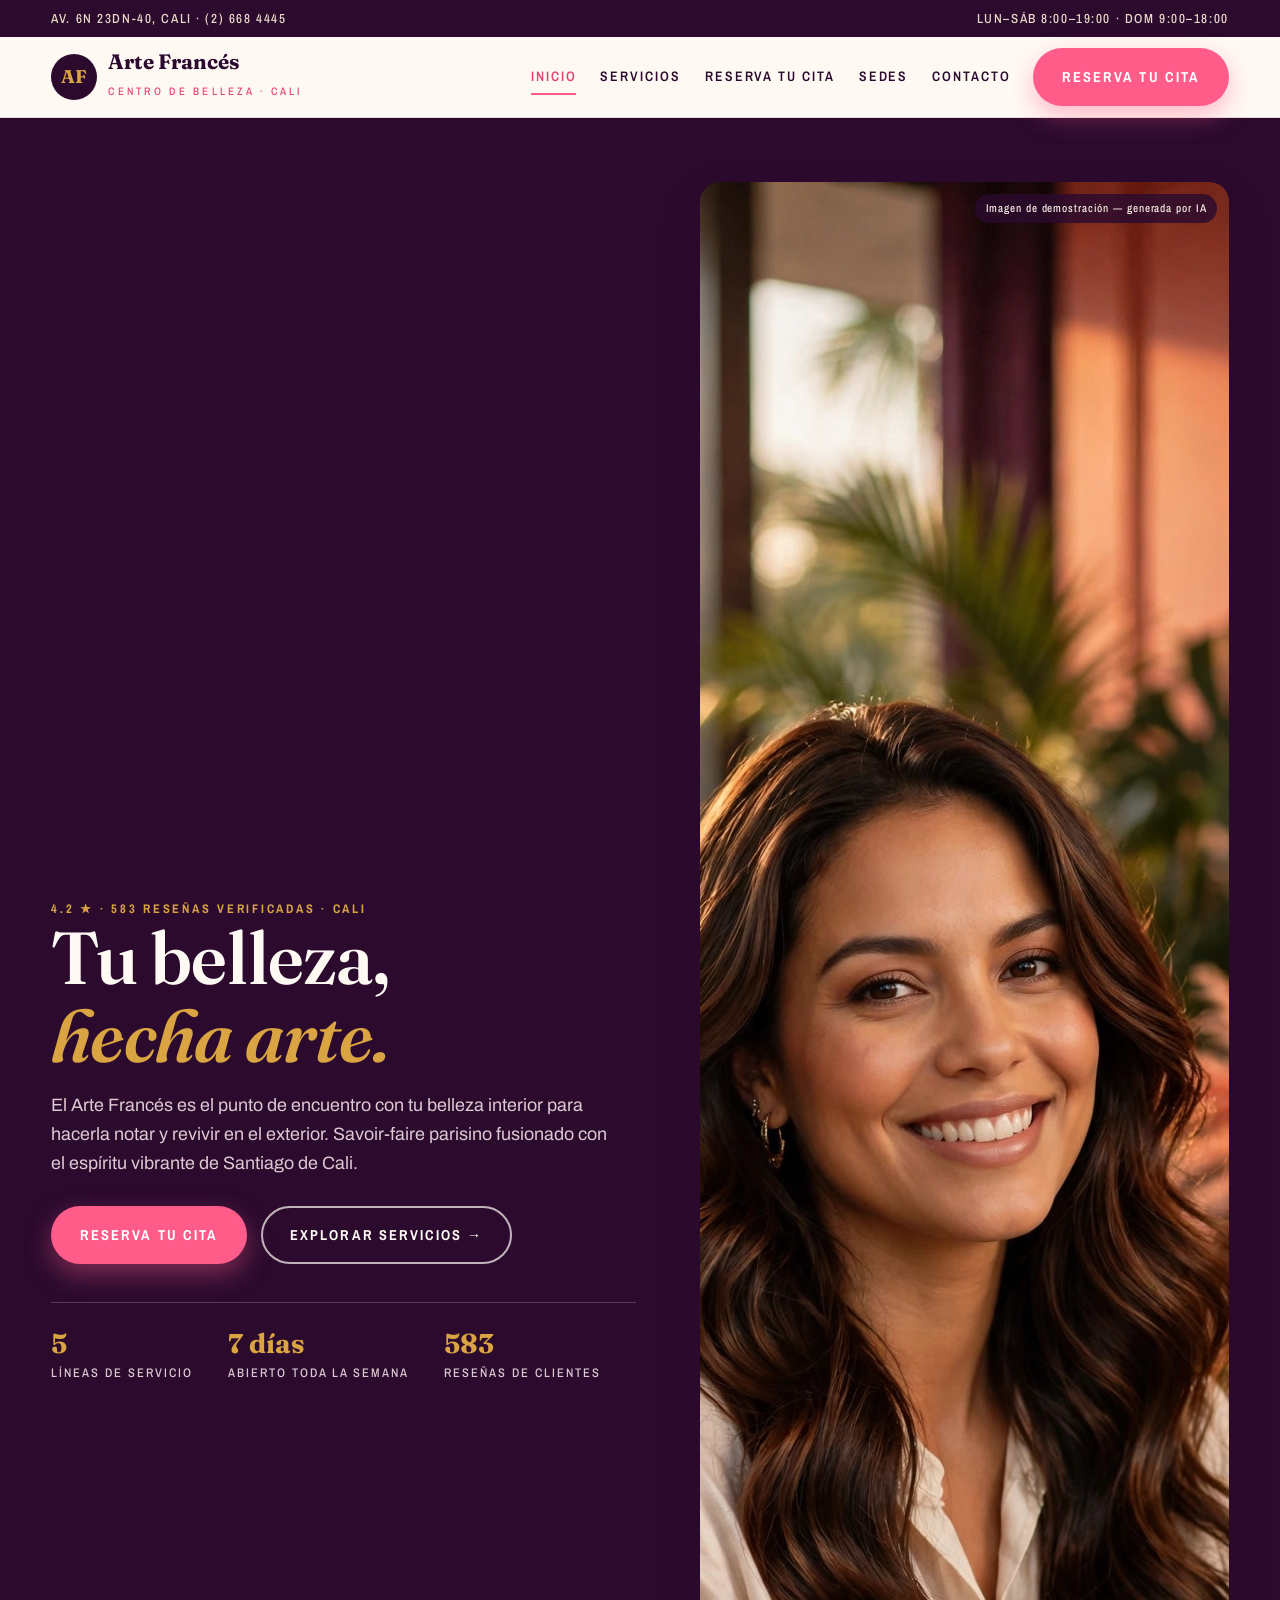
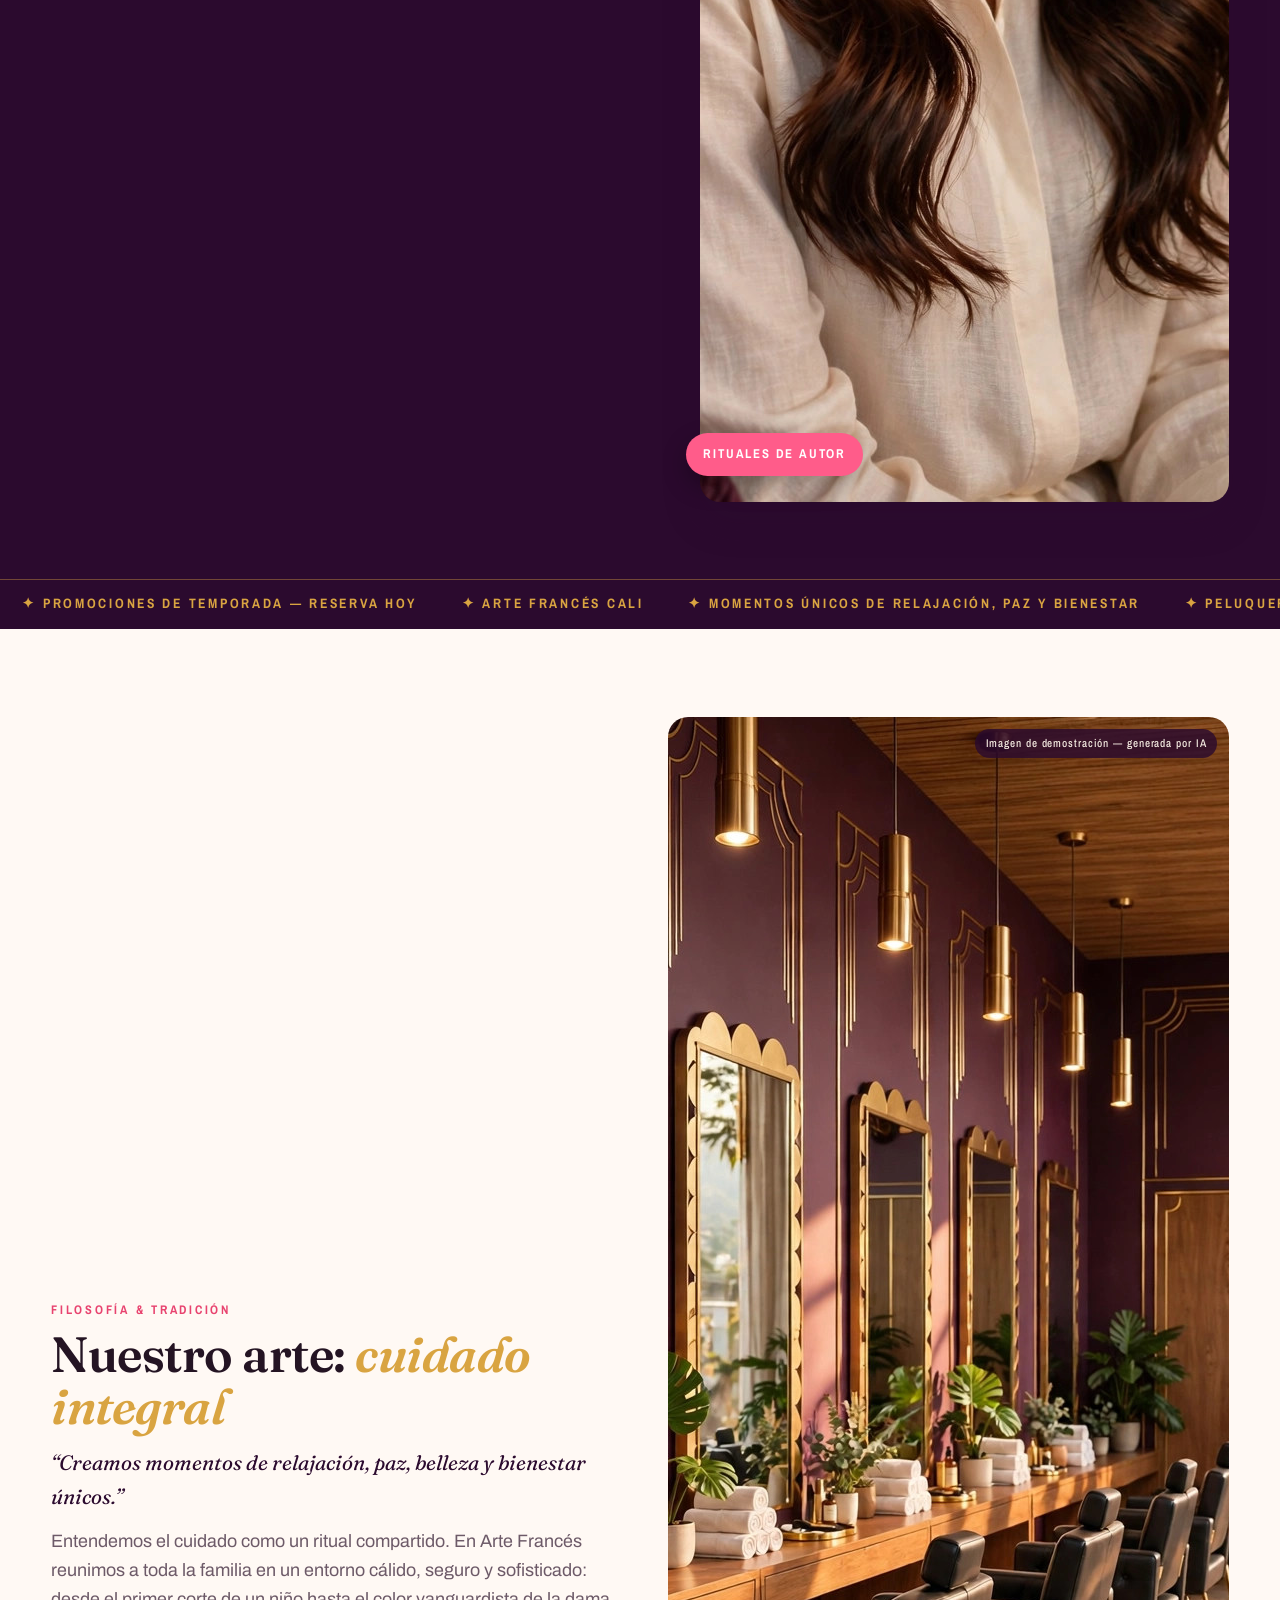
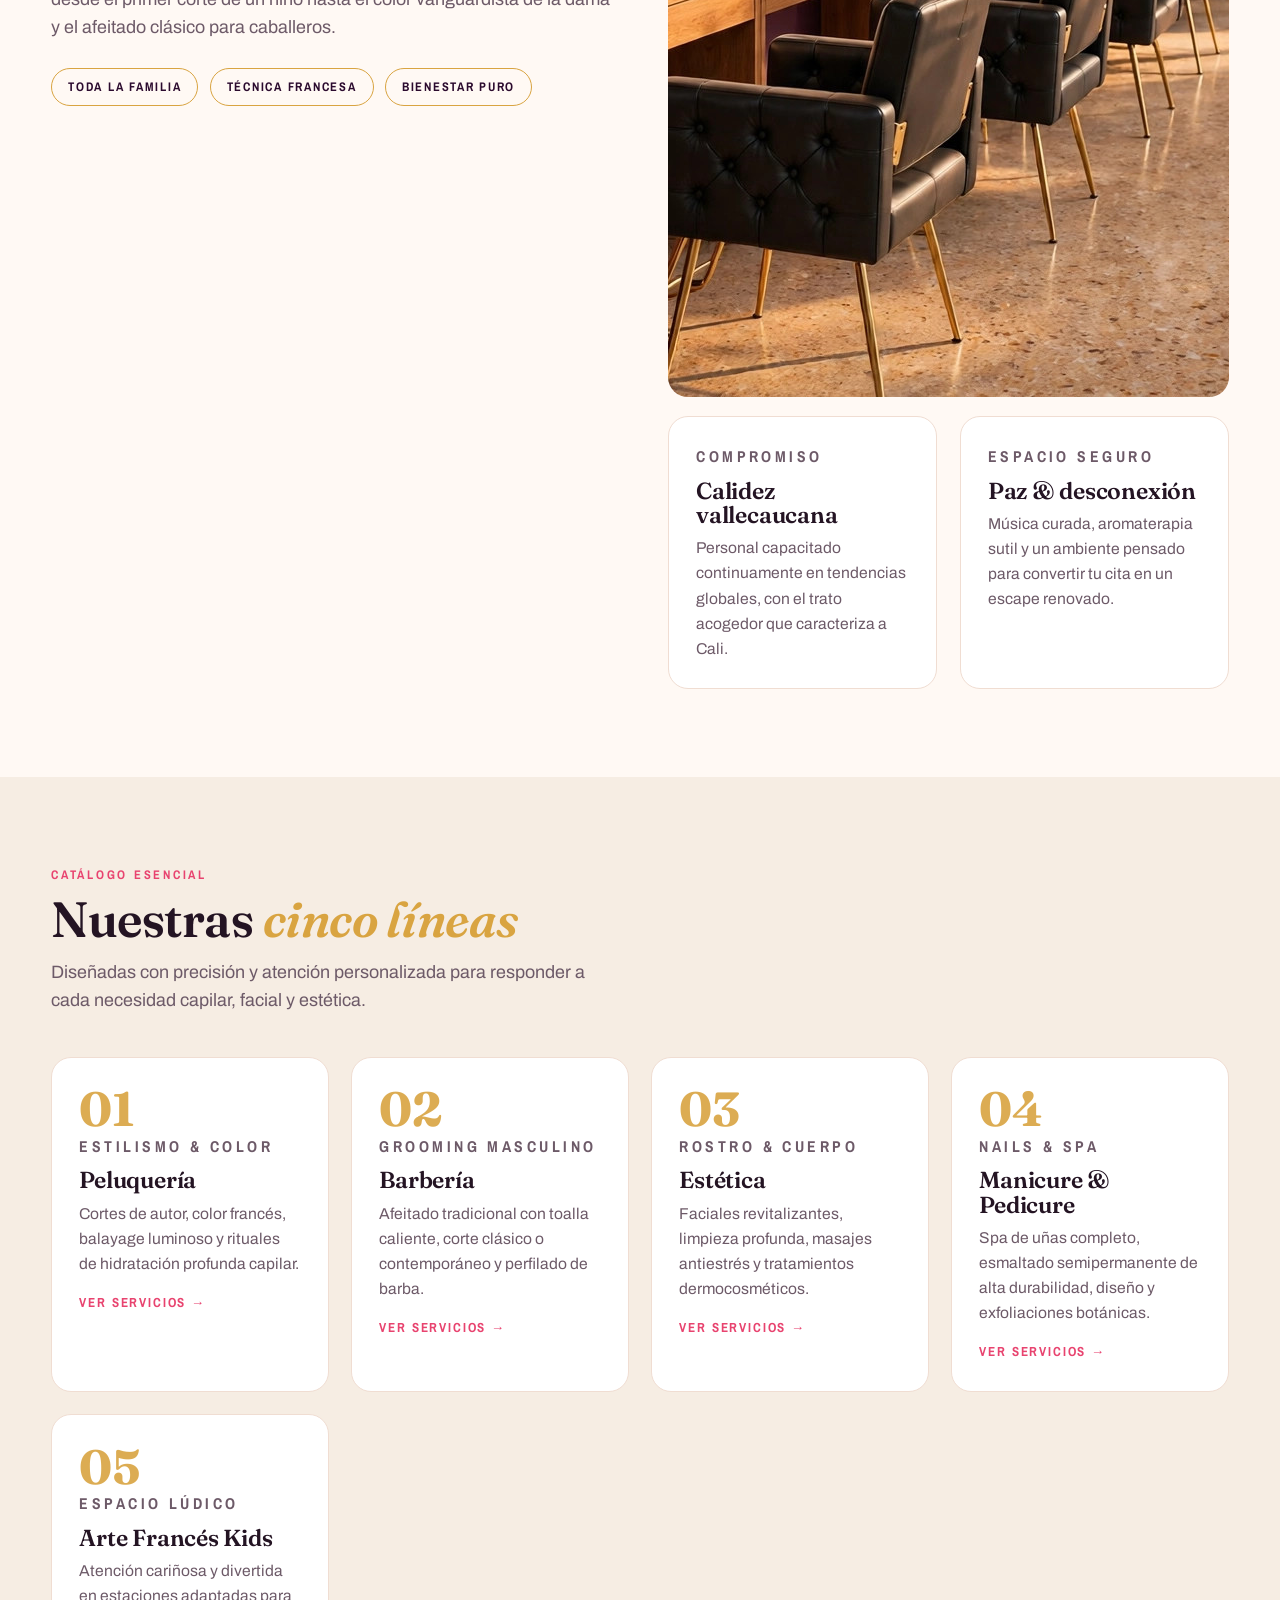
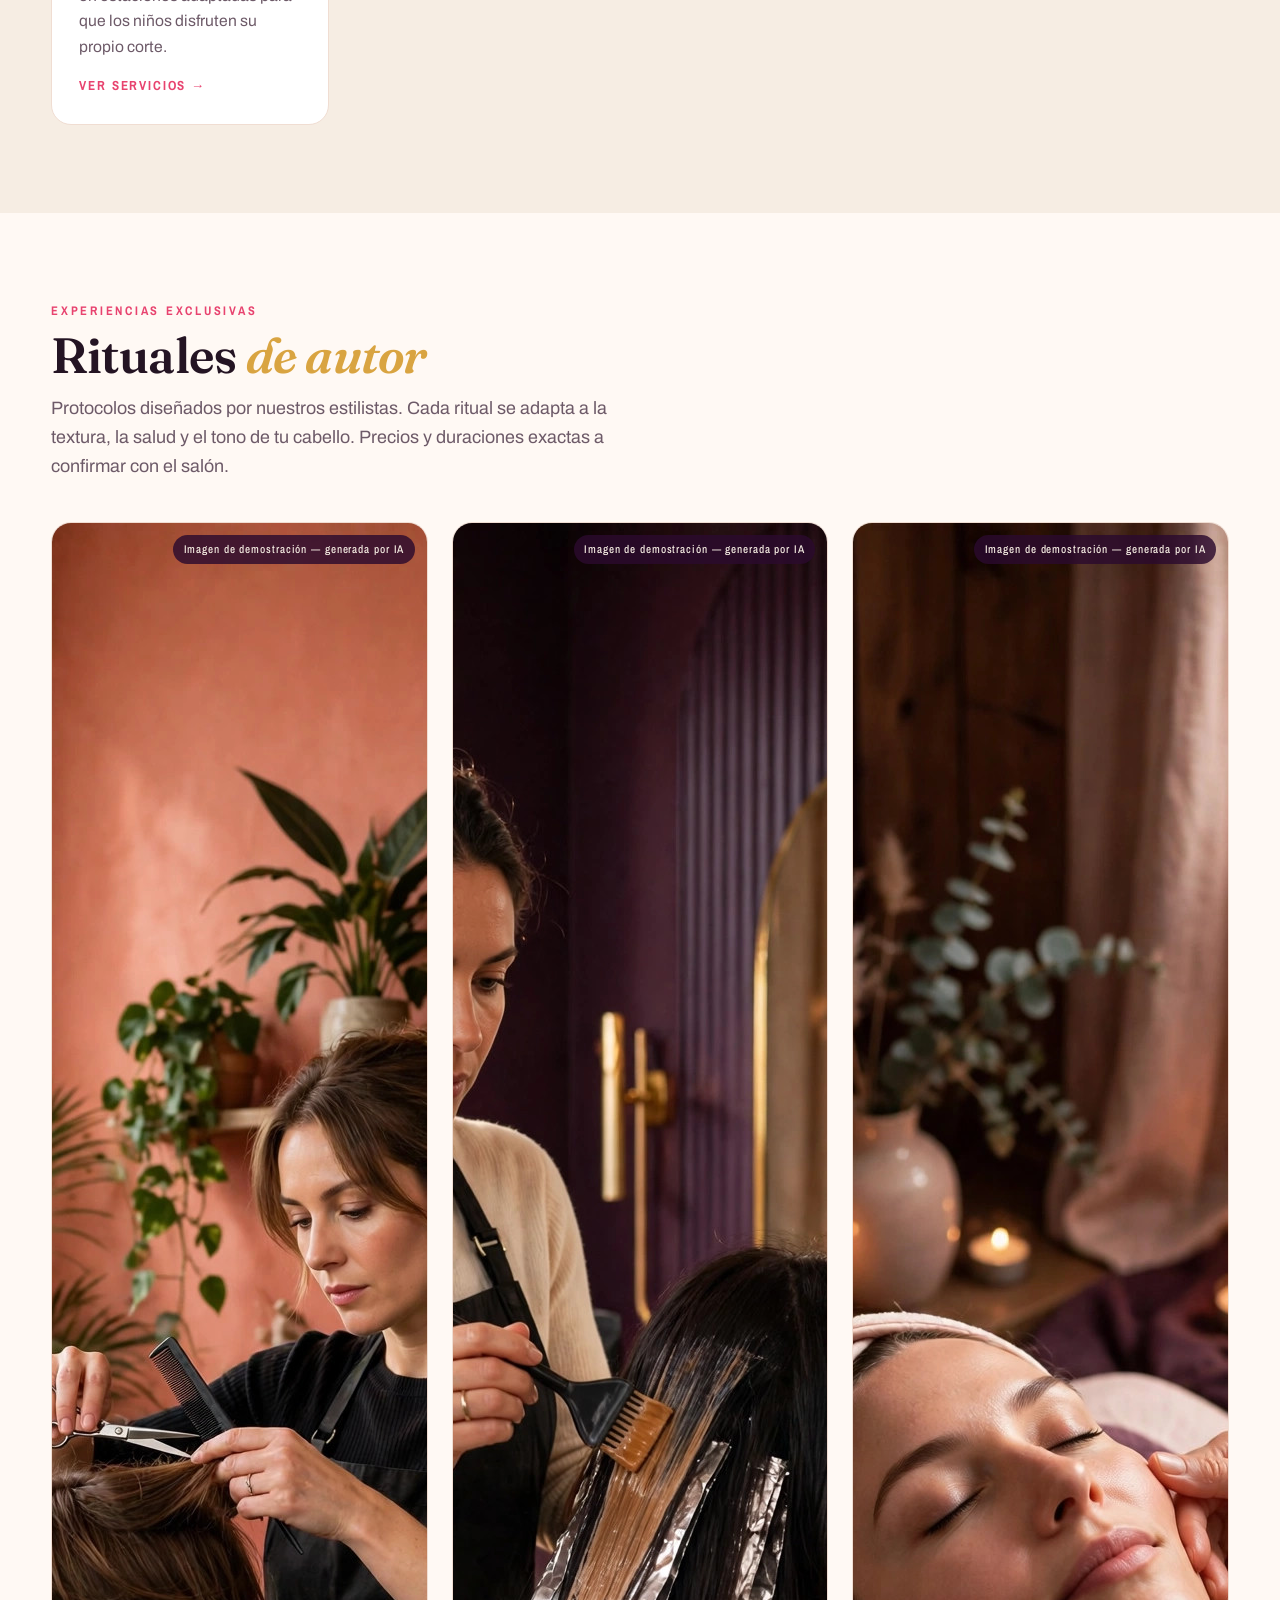
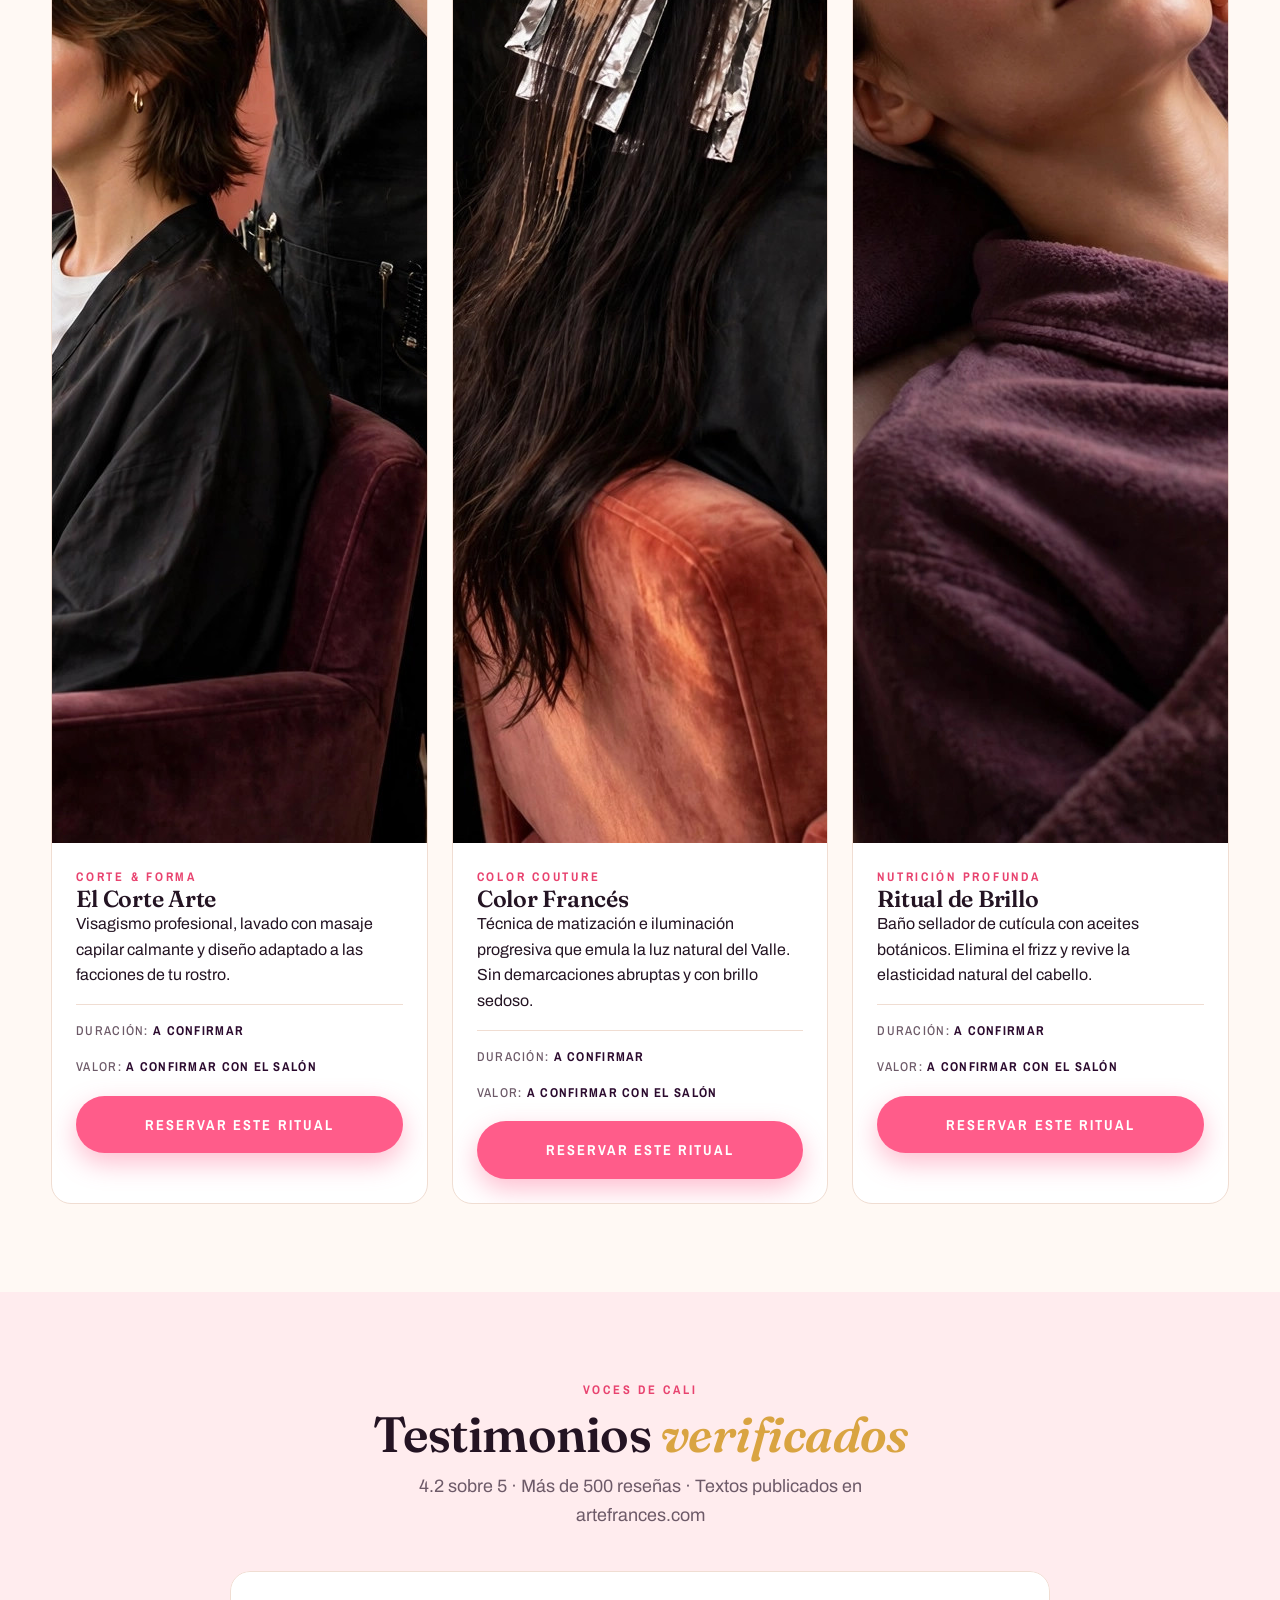
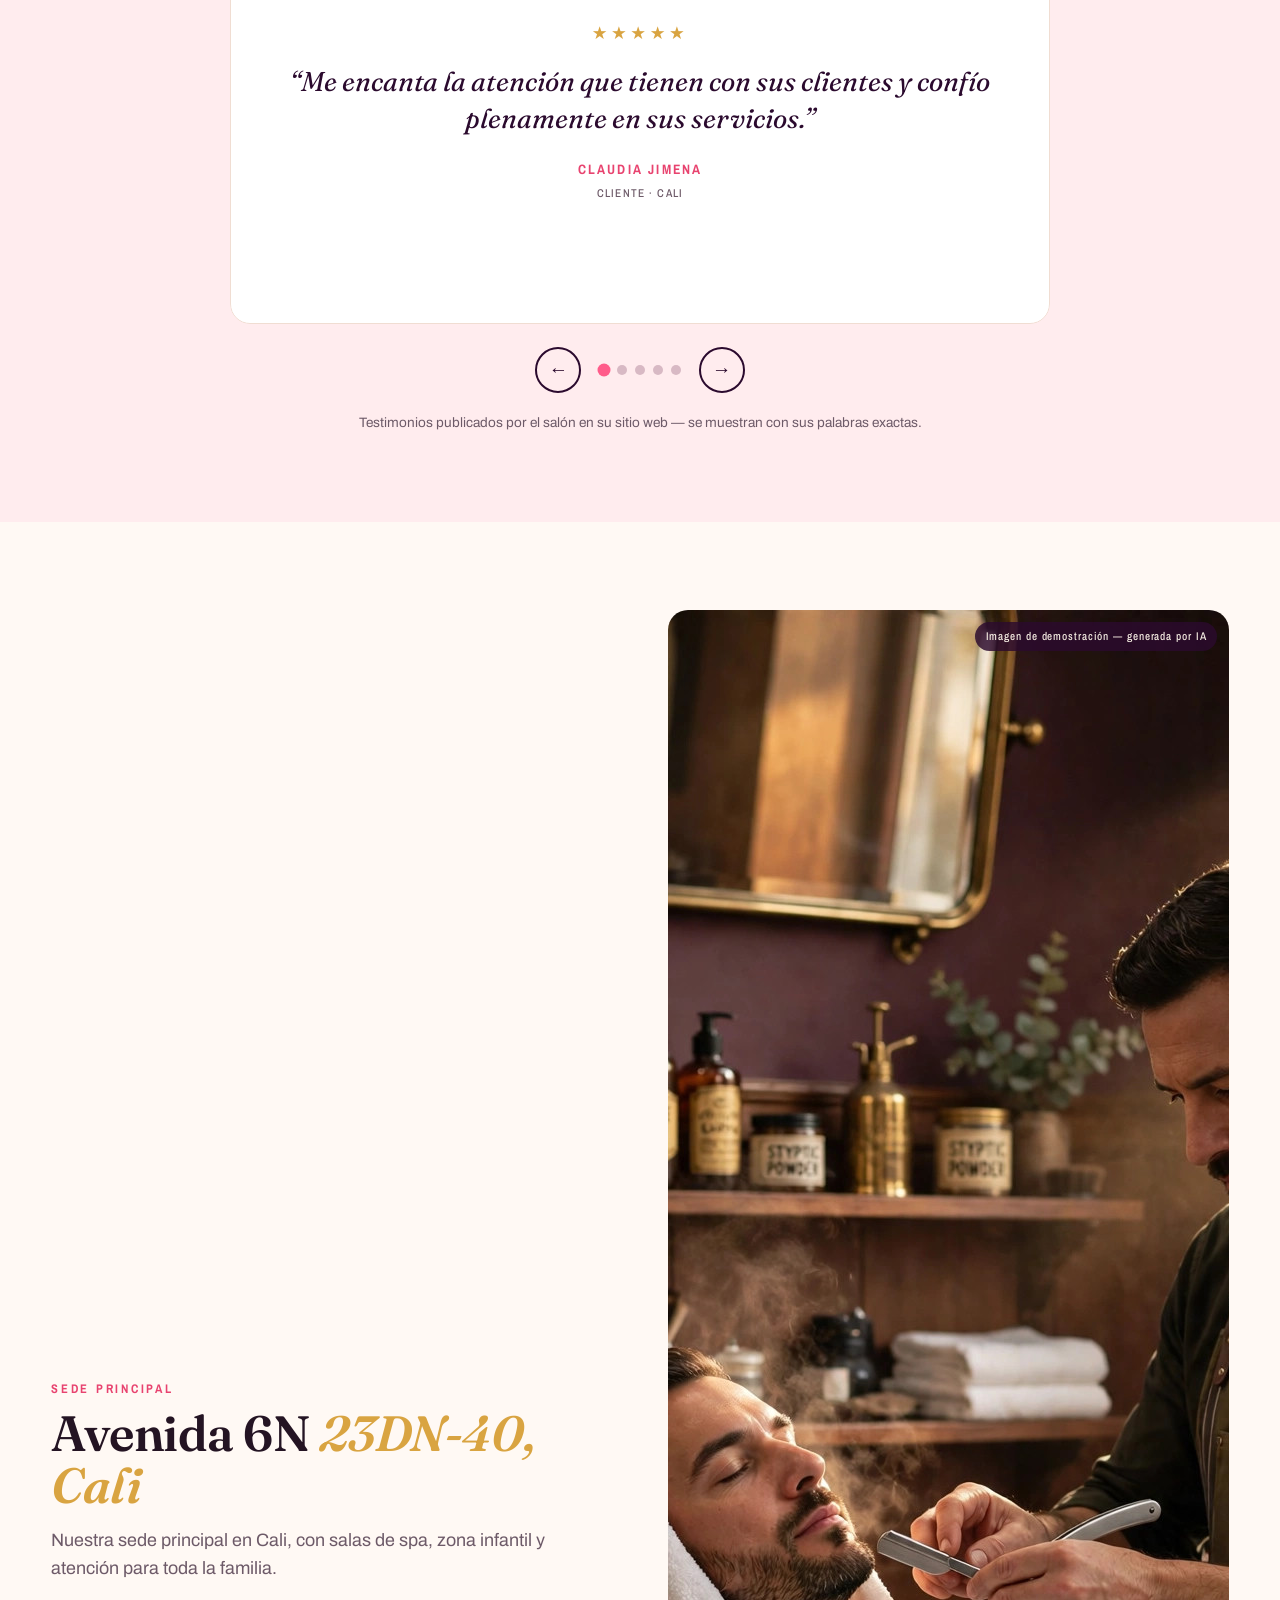
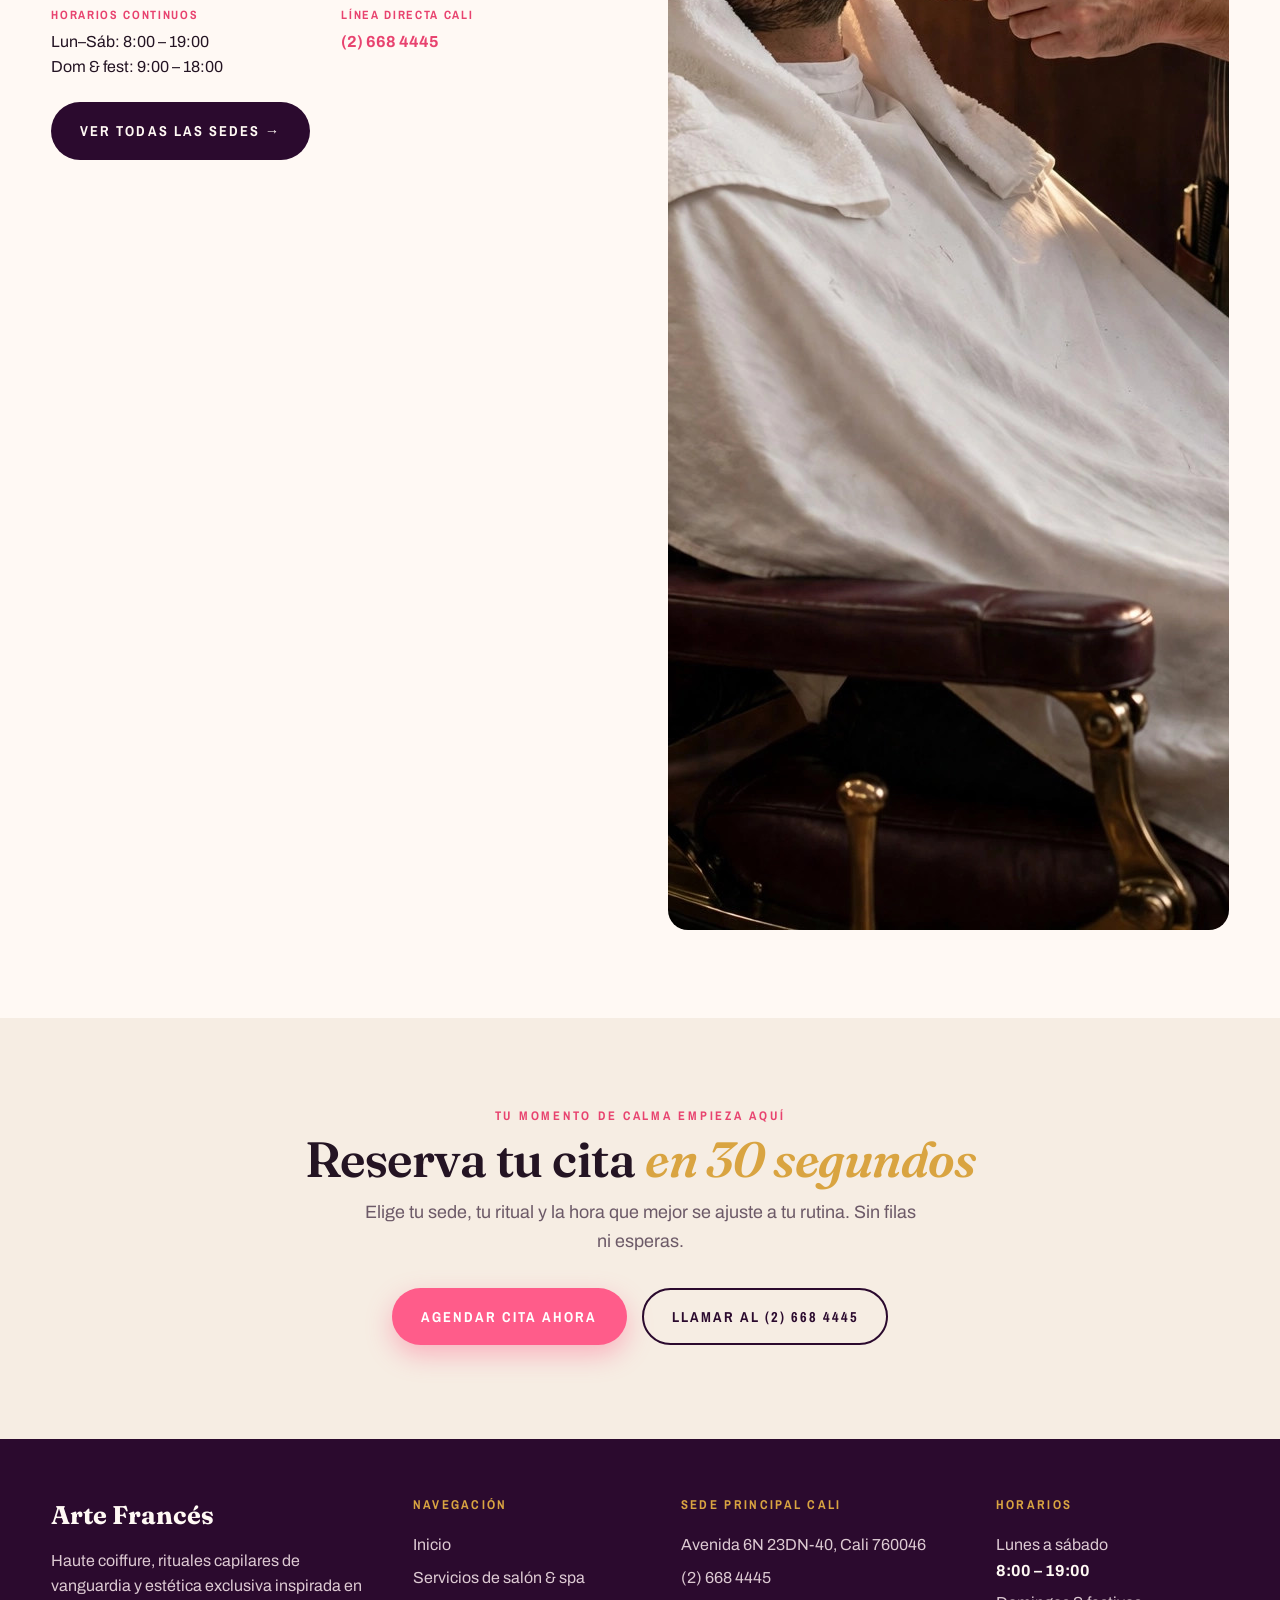
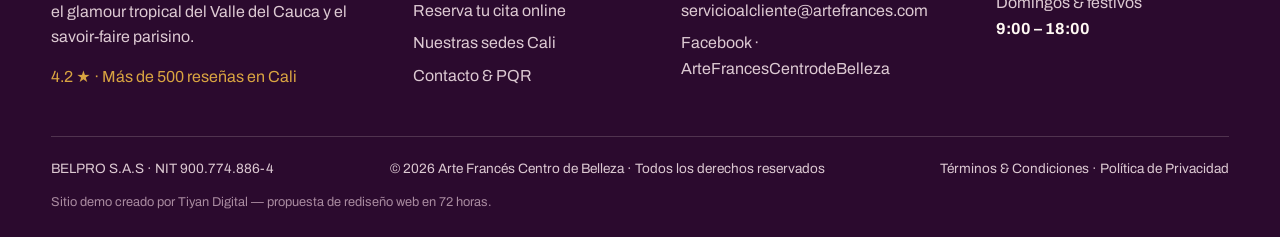
<file: index.html>
<!DOCTYPE html>
<html lang="es">
<head>
<meta charset="UTF-8">
<meta name="viewport" content="width=device-width, initial-scale=1.0">
<title>Arte Francés Centro de Belleza — Peluquería, Barbería y Spa en Cali</title>
<meta name="description" content="Arte Francés Centro de Belleza en Cali: peluquería, barbería, estética, manicure & pedicure y kids. Reserva tu cita en Avenida 6N 23DN-40. 4.2 ★ · más de 500 reseñas.">
<link rel="stylesheet" href="style.css">
<link rel="icon" href="data:image/svg+xml,<svg xmlns='http://www.w3.org/2000/svg' viewBox='0 0 100 100'><circle cx='50' cy='50' r='48' fill='%232B0A2E'/><text x='50' y='66' font-size='44' text-anchor='middle' fill='%23D9A441' font-family='Georgia'>AF</text></svg>">
<script type="application/ld+json">{"@context":"https://schema.org","@type":"BeautySalon","name":"Arte Francés Centro de Belleza","address":{"@type":"PostalAddress","streetAddress":"Avenida 6N 23DN-40","addressLocality":"Santiago de Cali","postalCode":"760046","addressCountry":"CO"},"telephone":"+57-2-668-4445","email":"servicioalcliente@artefrances.com","aggregateRating":{"@type":"AggregateRating","ratingValue":"4.2","reviewCount":"583"}}</script>
</head>
<body>
<div class="topbar"><div class="wrap"><span>Av. 6N 23DN-40, Cali · (2) 668 4445</span><span>Lun–Sáb 8:00–19:00 · Dom 9:00–18:00</span></div></div>
<header class="site-header"><div class="wrap header-inner">
  <a class="brand" href="index.html" aria-label="Arte Francés — Inicio"><span class="brand-mark">AF</span><span><span class="brand-name">Arte Francés</span><br><span class="brand-sub">Centro de Belleza · Cali</span></span></a>
  <nav class="main-nav" aria-label="Navegación principal">
    <a href="index.html" class="active" aria-current="page">Inicio</a>
    <a href="servicios.html">Servicios</a>
    <a href="reserva.html">Reserva tu cita</a>
    <a href="sedes.html">Sedes</a>
    <a href="contacto.html">Contacto</a>
  </nav>
  <a class="btn btn-coral header-cta" href="reserva.html">Reserva tu cita</a>
</div></header>

<main>
<!-- HERO -->
<section class="hero" style="padding-top:clamp(2.6rem,5vw,4rem)">
  <div class="wrap hero-grid">
    <div>
      <p class="eyebrow">4.2 ★ · 583 reseñas verificadas · Cali</p>
      <h1>Tu belleza,<br><em>hecha arte.</em></h1>
      <p class="lead" style="margin-top:1.1rem">El Arte Francés es el punto de encuentro con tu belleza interior para hacerla notar y revivir en el exterior. Savoir-faire parisino fusionado con el espíritu vibrante de Santiago de Cali.</p>
      <div class="hero-ctas">
        <a class="btn btn-coral" href="reserva.html">Reserva tu cita</a>
        <a class="btn btn-ghost-light" href="servicios.html">Explorar servicios →</a>
      </div>
      <div class="hero-proof">
        <div><b>5</b><span>Líneas de servicio</span></div>
        <div><b>7 días</b><span>Abierto toda la semana</span></div>
        <div><b>583</b><span>Reseñas de clientes</span></div>
      </div>
    </div>
    <figure class="hero-photo reveal">
      <img src="assets/img/hero.jpg" alt="Clienta sonriendo con el cabello largo y ondulado en el salón Arte Francés, Cali" width="1280" height="1920">
      <span class="ai-tag">Imagen de demostración — generada por IA</span>
      <span class="hero-badge">Rituales de autor</span>
    </figure>
  </div>
</section>

<!-- MARQUEE -->
<div class="ticker" aria-hidden="true"><div class="ticker-track">
  <span>✦ Promociones de temporada — Reserva hoy</span><span>✦ Arte Francés Cali</span><span>✦ Momentos únicos de relajación, paz y bienestar</span><span>✦ Peluquería · Barbería · Estética · Manicure &amp; Pedicure · Kids</span><span>✦ Haute coiffure vallecaucana</span>
  <span>✦ Promociones de temporada — Reserva hoy</span><span>✦ Arte Francés Cali</span><span>✦ Momentos únicos de relajación, paz y bienestar</span><span>✦ Peluquería · Barbería · Estética · Manicure &amp; Pedicure · Kids</span><span>✦ Haute coiffure vallecaucana</span>
</div></div>

<!-- FILOSOFÍA -->
<section>
  <div class="wrap split">
    <div class="reveal">
      <p class="eyebrow">Filosofía &amp; tradición</p>
      <h2 style="margin:.5rem 0 .9rem">Nuestro arte: <em>cuidado integral</em></h2>
      <p style="font-family:var(--serif);font-style:italic;font-size:1.3rem;color:var(--plum)">“Creamos momentos de relajación, paz, belleza y bienestar únicos.”</p>
      <p class="lead" style="margin-top:.9rem">Entendemos el cuidado como un ritual compartido. En Arte Francés reunimos a toda la familia en un entorno cálido, seguro y sofisticado: desde el primer corte de un niño hasta el color vanguardista de la dama y el afeitado clásico para caballeros.</p>
      <div class="value-row"><span class="value-chip">Toda la familia</span><span class="value-chip">Técnica francesa</span><span class="value-chip">Bienestar puro</span></div>
    </div>
    <div class="reveal">
      <figure><img src="assets/img/salon.jpg" alt="Interior del salón Arte Francés: sillas de estilismo, espejos y plantas tropicales" width="1920" height="1280"><span class="ai-tag">Imagen de demostración — generada por IA</span></figure>
      <div class="card-grid" style="margin-top:1.2rem">
        <div class="card"><p class="eyebrow">Compromiso</p><h3>Calidez vallecaucana</h3><p>Personal capacitado continuamente en tendencias globales, con el trato acogedor que caracteriza a Cali.</p></div>
        <div class="card"><p class="eyebrow">Espacio seguro</p><h3>Paz &amp; desconexión</h3><p>Música curada, aromaterapia sutil y un ambiente pensado para convertir tu cita en un escape renovado.</p></div>
      </div>
    </div>
  </div>
</section>

<!-- SERVICIOS PREVIEW -->
<section style="background:var(--sand)">
  <div class="wrap">
    <div class="section-head reveal"><p class="eyebrow">Catálogo esencial</p><h2>Nuestras <em>cinco líneas</em></h2><p class="lead">Diseñadas con precisión y atención personalizada para responder a cada necesidad capilar, facial y estética.</p></div>
    <div class="card-grid">
      <article class="card reveal"><span class="num">01</span><p class="eyebrow">Estilismo &amp; color</p><h3>Peluquería</h3><p>Cortes de autor, color francés, balayage luminoso y rituales de hidratación profunda capilar.</p><a class="link-more" href="servicios.html">Ver servicios →</a></article>
      <article class="card reveal"><span class="num">02</span><p class="eyebrow">Grooming masculino</p><h3>Barbería</h3><p>Afeitado tradicional con toalla caliente, corte clásico o contemporáneo y perfilado de barba.</p><a class="link-more" href="servicios.html">Ver servicios →</a></article>
      <article class="card reveal"><span class="num">03</span><p class="eyebrow">Rostro &amp; cuerpo</p><h3>Estética</h3><p>Faciales revitalizantes, limpieza profunda, masajes antiestrés y tratamientos dermocosméticos.</p><a class="link-more" href="servicios.html">Ver servicios →</a></article>
      <article class="card reveal"><span class="num">04</span><p class="eyebrow">Nails &amp; spa</p><h3>Manicure &amp; Pedicure</h3><p>Spa de uñas completo, esmaltado semipermanente de alta durabilidad, diseño y exfoliaciones botánicas.</p><a class="link-more" href="servicios.html">Ver servicios →</a></article>
      <article class="card reveal"><span class="num">05</span><p class="eyebrow">Espacio lúdico</p><h3>Arte Francés Kids</h3><p>Atención cariñosa y divertida en estaciones adaptadas para que los niños disfruten su propio corte.</p><a class="link-more" href="servicios.html">Ver servicios →</a></article>
    </div>
  </div>
</section>

<!-- RITUALES -->
<section>
  <div class="wrap">
    <div class="section-head reveal"><p class="eyebrow">Experiencias exclusivas</p><h2>Rituales <em>de autor</em></h2><p class="lead">Protocolos diseñados por nuestros estilistas. Cada ritual se adapta a la textura, la salud y el tono de tu cabello. Precios y duraciones exactas a confirmar con el salón.</p></div>
    <div class="ritual-grid">
      <article class="ritual-card reveal"><figure><img src="assets/img/corte.jpg" alt="Estilista realizando un corte de autor en el salón" width="1280" height="1920" loading="lazy"><span class="ai-tag">Imagen de demostración — generada por IA</span></figure><div class="ritual-body"><p class="eyebrow">Corte &amp; forma</p><h3>El Corte Arte</h3><p>Visagismo profesional, lavado con masaje capilar calmante y diseño adaptado a las facciones de tu rostro.</p><div class="ritual-meta"><span>Duración: <b>a confirmar</b></span><span>Valor: <b>a confirmar con el salón</b></span></div><a class="btn btn-coral btn-block" style="margin-top:1.1rem" href="reserva.html?servicio=corte">Reservar este ritual</a></div></article>
      <article class="ritual-card reveal"><figure><img src="assets/img/color.jpg" alt="Técnica de balayage: colorista aplicando reflejos en el cabello" width="1280" height="1920" loading="lazy"><span class="ai-tag">Imagen de demostración — generada por IA</span></figure><div class="ritual-body"><p class="eyebrow">Color couture</p><h3>Color Francés</h3><p>Técnica de matización e iluminación progresiva que emula la luz natural del Valle. Sin demarcaciones abruptas y con brillo sedoso.</p><div class="ritual-meta"><span>Duración: <b>a confirmar</b></span><span>Valor: <b>a confirmar con el salón</b></span></div><a class="btn btn-coral btn-block" style="margin-top:1.1rem" href="reserva.html?servicio=color">Reservar este ritual</a></div></article>
      <article class="ritual-card reveal"><figure><img src="assets/img/estetica.jpg" alt="Ritual de brillo: tratamiento facial relajante en cabina de estética" width="1280" height="1920" loading="lazy"><span class="ai-tag">Imagen de demostración — generada por IA</span></figure><div class="ritual-body"><p class="eyebrow">Nutrición profunda</p><h3>Ritual de Brillo</h3><p>Baño sellador de cutícula con aceites botánicos. Elimina el frizz y revive la elasticidad natural del cabello.</p><div class="ritual-meta"><span>Duración: <b>a confirmar</b></span><span>Valor: <b>a confirmar con el salón</b></span></div><a class="btn btn-coral btn-block" style="margin-top:1.1rem" href="reserva.html?servicio=piel">Reservar este ritual</a></div></article>
    </div>
  </div>
</section>

<!-- TESTIMONIOS — carousel, real quotes from artefrances.com -->
<section class="testi">
  <div class="wrap">
    <div class="section-head reveal" style="margin-left:auto;margin-right:auto;text-align:center"><p class="eyebrow">Voces de Cali</p><h2>Testimonios <em>verificados</em></h2><p class="lead" style="margin:0 auto">4.2 sobre 5 · Más de 500 reseñas · Textos publicados en artefrances.com</p></div>
    <div class="carousel reveal">
      <div class="carousel-viewport"><div class="carousel-track" data-carousel-track>
        <div class="testi-slide"><div class="stars" aria-label="5 de 5 estrellas">★★★★★</div><blockquote>“Me encanta la atención que tienen con sus clientes y confío plenamente en sus servicios.”</blockquote><p class="who">Claudia Jimena<small>Cliente · Cali</small></p></div>
        <div class="testi-slide"><div class="stars" aria-label="5 de 5 estrellas">★★★★★</div><blockquote>“Fui para el primer corte de mi bebe y quedé muy contenta, la atención fue buenísima, hasta mi bebé quedó feliz. Gracias”</blockquote><p class="who">Chaltin Cindy<small>Cliente · Cali</small></p></div>
        <div class="testi-slide"><div class="stars" aria-label="5 de 5 estrellas">★★★★★</div><blockquote>“Es una muy buena empresa, tienen excelentes profesionales al servicio.”</blockquote><p class="who">Lady Johana Ruiz<small>Cliente · Cali</small></p></div>
        <div class="testi-slide"><div class="stars" aria-label="5 de 5 estrellas">★★★★★</div><blockquote>“Me encanta, simplemente espectacular, el trato con el cliente, la puntualidad, sus profesionales son excelentes, mejor dicho recomendado y a mi peque me le tienen su pelo hermoso.”</blockquote><p class="who">Ana Milena Vélez Arévalo<small>Cliente · Cali</small></p></div>
        <div class="testi-slide"><div class="stars" aria-label="5 de 5 estrellas">★★★★★</div><blockquote>“Sencillamente espectacular 😀 me encanta”</blockquote><p class="who">Erika Basante<small>Cliente · Cali</small></p></div>
      </div></div>
      <div class="carousel-nav">
        <button class="carousel-btn" type="button" data-carousel-prev aria-label="Testimonio anterior">←</button>
        <div class="carousel-dots" data-carousel-dots></div>
        <button class="carousel-btn" type="button" data-carousel-next aria-label="Testimonio siguiente">→</button>
      </div>
    </div>
    <p class="testi-note">Testimonios publicados por el salón en su sitio web — se muestran con sus palabras exactas.</p>
  </div>
</section>

<!-- SEDE TEASER -->
<section>
  <div class="wrap split">
    <div class="reveal">
      <p class="eyebrow">Sede principal</p>
      <h2 style="margin:.5rem 0 .9rem">Avenida 6N <em>23DN-40, Cali</em></h2>
      <p class="lead">Nuestra sede principal en Cali, con salas de spa, zona infantil y atención para toda la familia.</p>
      <div class="sede-meta">
        <div><b>Horarios continuos</b>Lun–Sáb: 8:00 – 19:00<br>Dom &amp; fest: 9:00 – 18:00</div>
        <div><b>Línea directa Cali</b><a href="tel:+5726684445" style="color:var(--coral-dark);font-weight:700">(2) 668 4445</a></div>
      </div>
      <a class="btn btn-plum" href="sedes.html">Ver todas las sedes →</a>
    </div>
    <figure class="reveal"><img src="assets/img/barberia.jpg" alt="Barbero realizando un afeitado tradicional en Arte Francés" width="1280" height="1920" loading="lazy"><span class="ai-tag">Imagen de demostración — generada por IA</span></figure>
  </div>
</section>

<!-- CTA FINAL -->
<section class="cta-band">
  <div class="wrap reveal">
    <p class="eyebrow">Tu momento de calma empieza aquí</p>
    <h2>Reserva tu cita <em>en 30 segundos</em></h2>
    <p class="lead" style="margin:0 auto 1.6rem">Elige tu sede, tu ritual y la hora que mejor se ajuste a tu rutina. Sin filas ni esperas.</p>
    <a class="btn btn-coral" href="reserva.html">Agendar cita ahora</a>
    <a class="btn btn-ghost" href="tel:+5726684445">Llamar al (2) 668 4445</a>
  </div>
</section>
</main>

<footer>
  <div class="wrap">
    <div class="footer-grid">
      <div><p class="footer-brand">Arte Francés</p><p style="margin-top:.7rem">Haute coiffure, rituales capilares de vanguardia y estética exclusiva inspirada en el glamour tropical del Valle del Cauca y el savoir-faire parisino.</p><p style="margin-top:.9rem;color:var(--gold)">4.2 ★ · Más de 500 reseñas en Cali</p></div>
      <div><h4>Navegación</h4><ul><li><a href="index.html">Inicio</a></li><li><a href="servicios.html">Servicios de salón &amp; spa</a></li><li><a href="reserva.html">Reserva tu cita online</a></li><li><a href="sedes.html">Nuestras sedes Cali</a></li><li><a href="contacto.html">Contacto &amp; PQR</a></li></ul></div>
      <div><h4>Sede principal Cali</h4><ul><li>Avenida 6N 23DN-40, Cali 760046</li><li><a href="tel:+5726684445">(2) 668 4445</a></li><li><a href="mailto:servicioalcliente@artefrances.com">servicioalcliente@artefrances.com</a></li><li><a href="https://www.facebook.com/ArteFrancesCentrodeBelleza" rel="noopener">Facebook · ArteFrancesCentrodeBelleza</a></li></ul></div>
      <div><h4>Horarios</h4><ul><li>Lunes a sábado<br><b style="color:var(--cream)">8:00 – 19:00</b></li><li>Domingos &amp; festivos<br><b style="color:var(--cream)">9:00 – 18:00</b></li></ul></div>
    </div>
    <div class="footer-bottom"><span>BELPRO S.A.S · NIT 900.774.886-4</span><span>© 2026 Arte Francés Centro de Belleza · Todos los derechos reservados</span><span><a href="contacto.html">Términos &amp; Condiciones</a> · <a href="contacto.html">Política de Privacidad</a></span></div>
    <p class="demo-credit">Sitio demo creado por Tiyan Digital — propuesta de rediseño web en 72 horas.</p>
  </div>
</footer>
<a class="btn btn-coral sticky-reserva" href="reserva.html">Reservar</a>
<script src="app.js"></script>
</body>
</html>
</file>
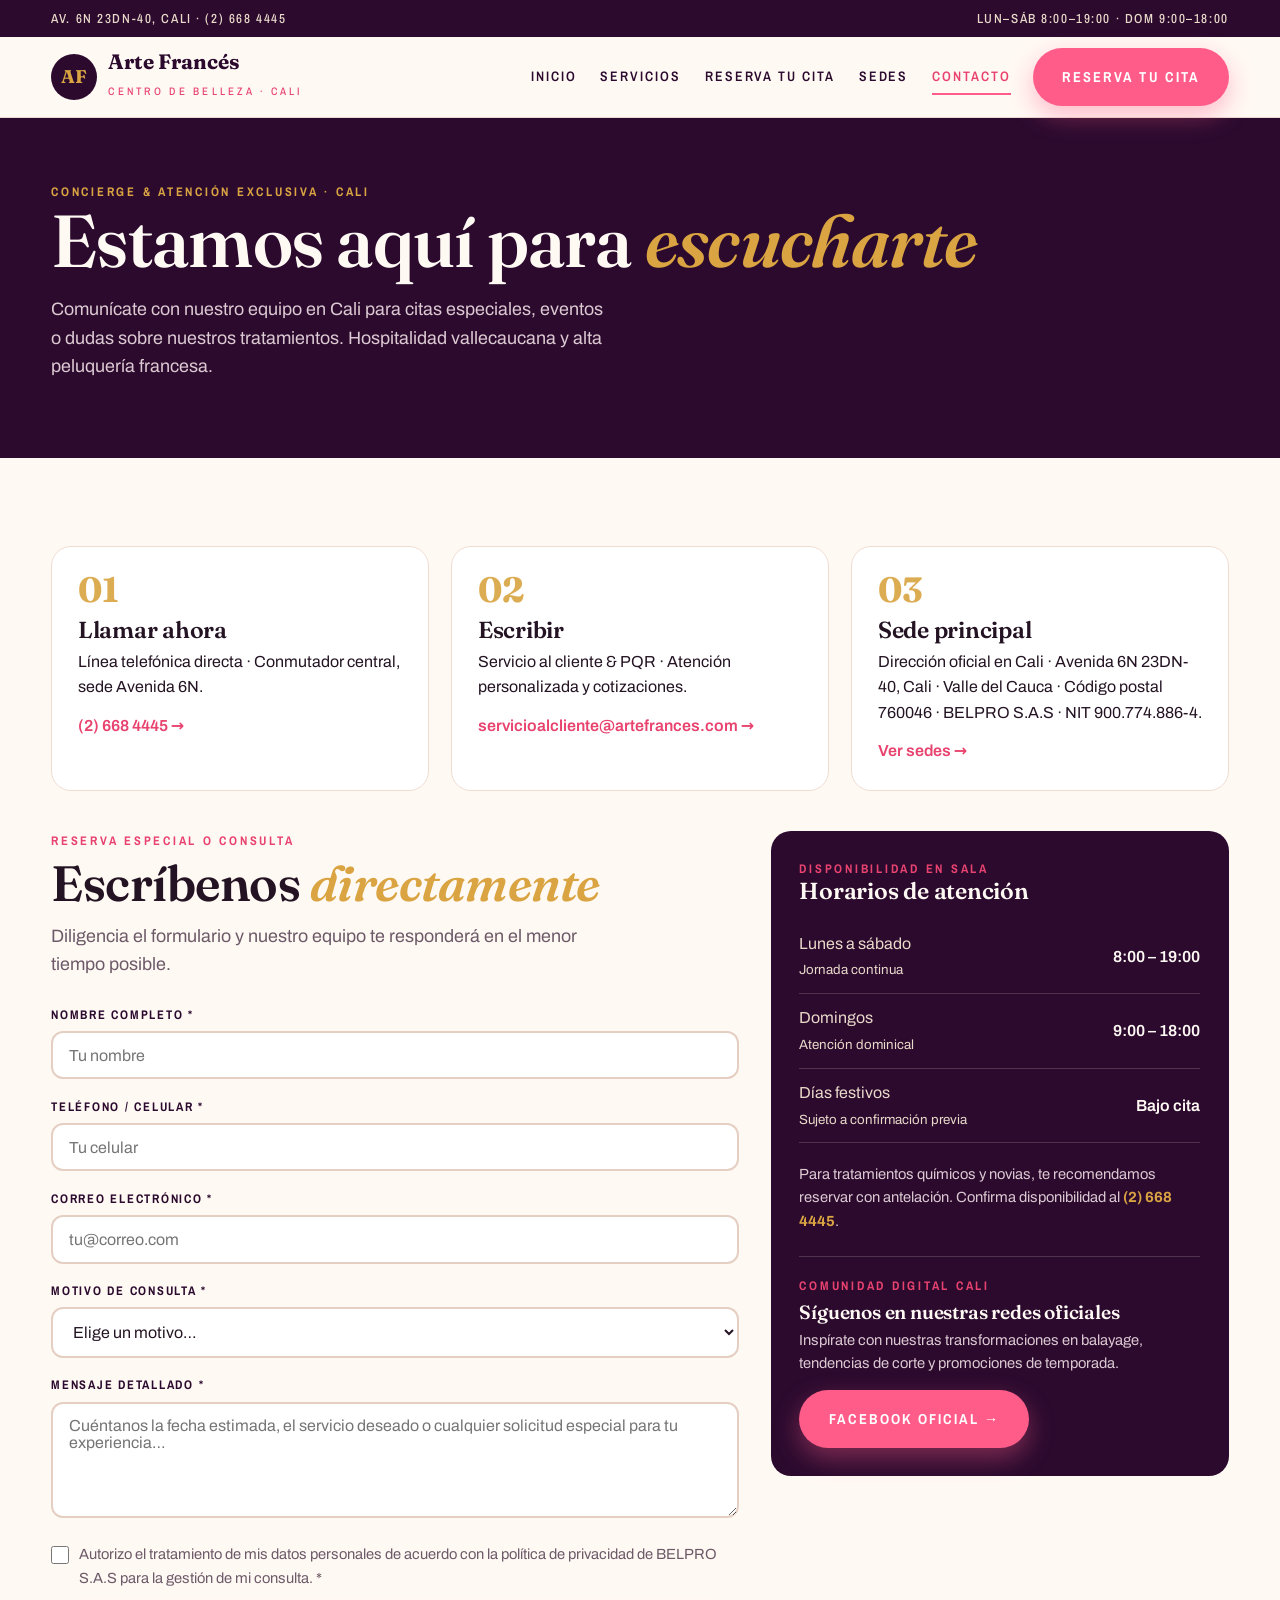
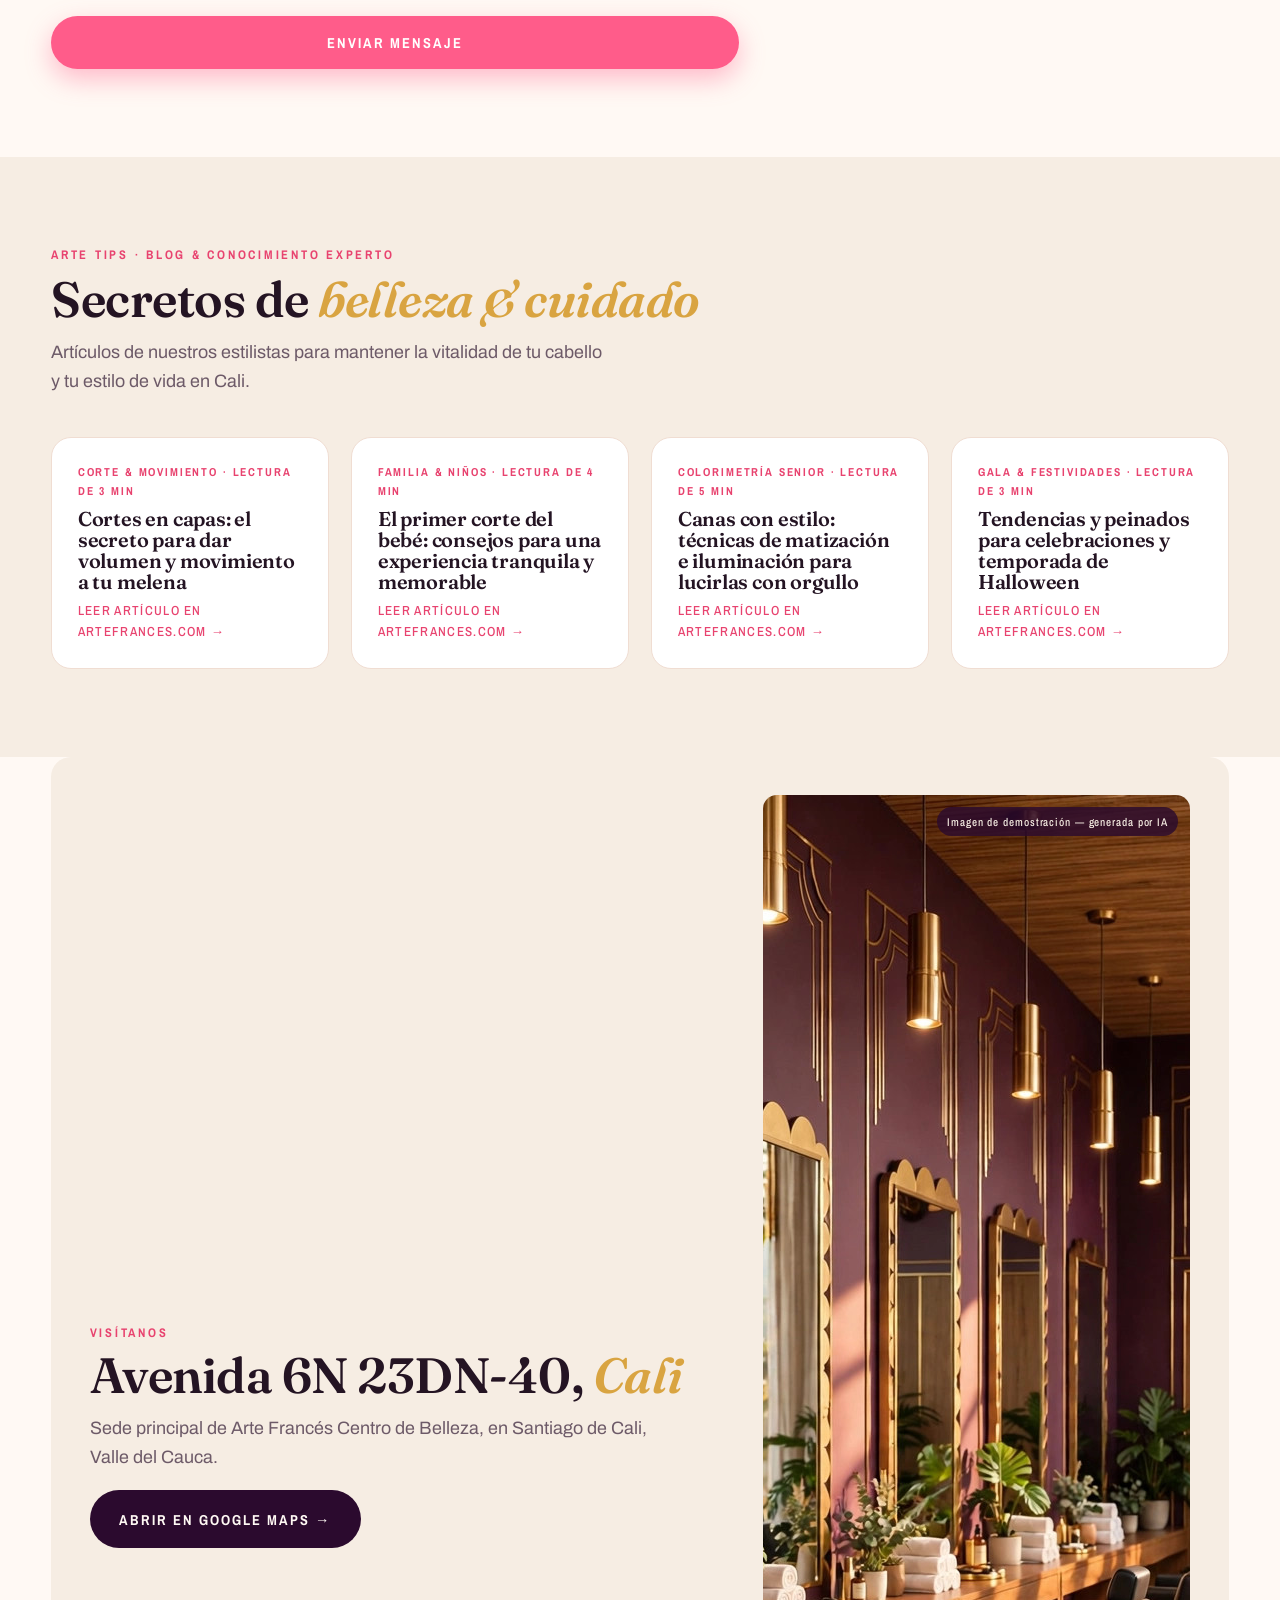
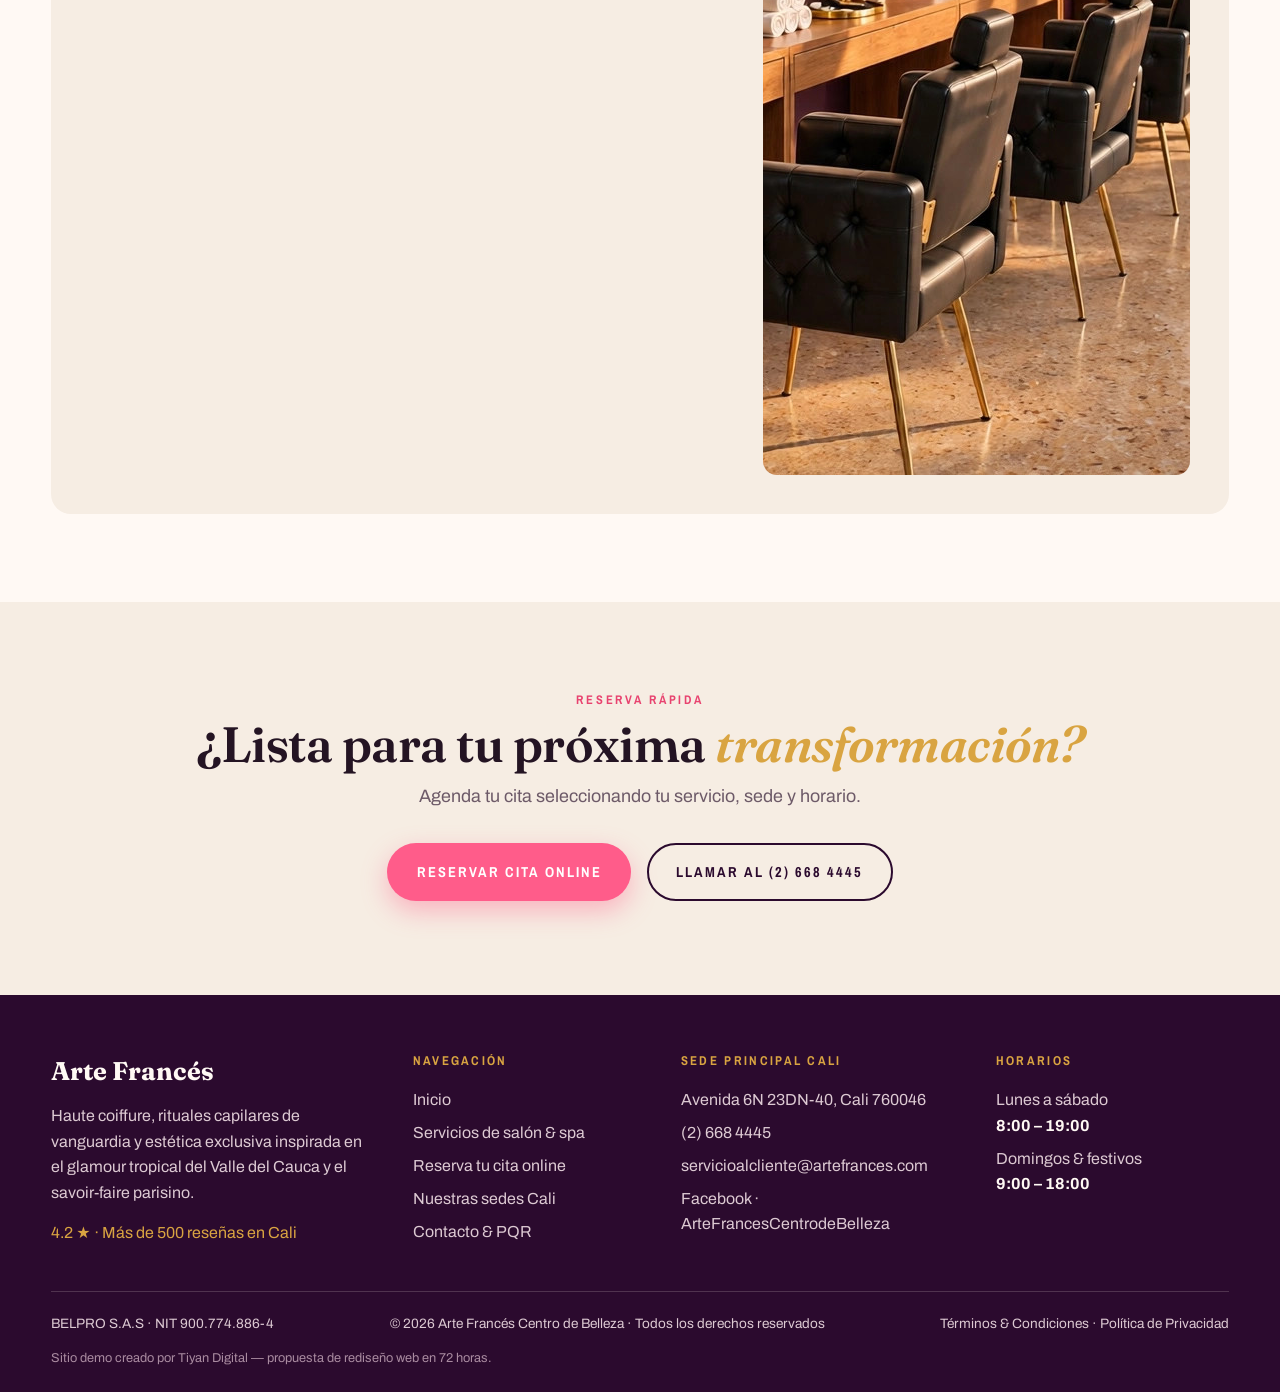
<file: contacto.html>
<!DOCTYPE html>
<html lang="es">
<head>
<meta charset="UTF-8">
<meta name="viewport" content="width=device-width, initial-scale=1.0">
<title>Contacto — Arte Francés Centro de Belleza, Cali</title>
<meta name="description" content="Comunícate con Arte Francés Cali: teléfono (2) 668 4445, correo servicioalcliente@artefrances.com, sede principal Avenida 6N 23DN-40. Horarios Lun–Sáb 8:00–19:00.">
<link rel="stylesheet" href="style.css">
<link rel="icon" href="data:image/svg+xml,<svg xmlns='http://www.w3.org/2000/svg' viewBox='0 0 100 100'><circle cx='50' cy='50' r='48' fill='%232B0A2E'/><text x='50' y='66' font-size='44' text-anchor='middle' fill='%23D9A441' font-family='Georgia'>AF</text></svg>">
</head>
<body>
<div class="topbar"><div class="wrap"><span>Av. 6N 23DN-40, Cali · (2) 668 4445</span><span>Lun–Sáb 8:00–19:00 · Dom 9:00–18:00</span></div></div>
<header class="site-header"><div class="wrap header-inner">
  <a class="brand" href="index.html" aria-label="Arte Francés — Inicio"><span class="brand-mark">AF</span><span><span class="brand-name">Arte Francés</span><br><span class="brand-sub">Centro de Belleza · Cali</span></span></a>
  <nav class="main-nav" aria-label="Navegación principal">
    <a href="index.html">Inicio</a>
    <a href="servicios.html">Servicios</a>
    <a href="reserva.html">Reserva tu cita</a>
    <a href="sedes.html">Sedes</a>
    <a href="contacto.html" class="active" aria-current="page">Contacto</a>
  </nav>
  <a class="btn btn-coral header-cta" href="reserva.html">Reserva tu cita</a>
</div></header>

<main>
<section class="hero" style="padding-top:clamp(2.6rem,5vw,4rem)">
  <div class="wrap">
    <p class="eyebrow">Concierge &amp; atención exclusiva · Cali</p>
    <h1>Estamos aquí para <em>escucharte</em></h1>
    <p class="lead" style="margin-top:1rem">Comunícate con nuestro equipo en Cali para citas especiales, eventos o dudas sobre nuestros tratamientos. Hospitalidad vallecaucana y alta peluquería francesa.</p>
  </div>
</section>

<section>
  <div class="wrap">
    <div class="contact-cards">
      <article class="contact-card reveal"><span class="num">01</span><h3>Llamar ahora</h3><p>Línea telefónica directa · Conmutador central, sede Avenida 6N.</p><p style="margin-top:.8rem"><a href="tel:+5726684445">(2) 668 4445 →</a></p></article>
      <article class="contact-card reveal"><span class="num">02</span><h3>Escribir</h3><p>Servicio al cliente &amp; PQR · Atención personalizada y cotizaciones.</p><p style="margin-top:.8rem"><a href="mailto:servicioalcliente@artefrances.com">servicioalcliente@artefrances.com →</a></p></article>
      <article class="contact-card reveal"><span class="num">03</span><h3>Sede principal</h3><p>Dirección oficial en Cali · Avenida 6N 23DN-40, Cali · Valle del Cauca · Código postal 760046 · BELPRO S.A.S · NIT 900.774.886-4.</p><p style="margin-top:.8rem"><a href="sedes.html">Ver sedes →</a></p></article>
    </div>

    <div class="contact-layout">
      <div class="reveal">
        <p class="eyebrow">Reserva especial o consulta</p>
        <h2 style="margin:.4rem 0 .8rem">Escríbenos <em>directamente</em></h2>
        <p class="lead" style="margin-bottom:1.6rem">Diligencia el formulario y nuestro equipo te responderá en el menor tiempo posible.</p>
        <form id="contact-form" novalidate>
          <div class="field"><label for="ct-name">Nombre completo *</label><input id="ct-name" type="text" placeholder="Tu nombre" autocomplete="name"><p class="error-msg">Escribe tu nombre completo.</p></div>
          <div class="field"><label for="ct-phone">Teléfono / celular *</label><input id="ct-phone" type="tel" placeholder="Tu celular" autocomplete="tel"><p class="error-msg">Escribe un número de teléfono válido.</p></div>
          <div class="field"><label for="ct-email">Correo electrónico *</label><input id="ct-email" type="email" placeholder="tu@correo.com" autocomplete="email"><p class="error-msg">Revisa el formato del correo.</p></div>
          <div class="field"><label for="ct-motivo">Motivo de consulta *</label>
            <select id="ct-motivo">
              <option value="">Elige un motivo…</option>
              <option value="reserva">Reserva especial o VIP</option>
              <option value="servicios">Pregunta sobre servicios o tarifas</option>
              <option value="eventos">Eventos corporativos o nupciales (novias)</option>
              <option value="pqr">Sugerencia / PQR</option>
              <option value="otro">Otro requerimiento</option>
            </select><p class="error-msg">Elige un motivo de consulta.</p></div>
          <div class="field"><label for="ct-msg">Mensaje detallado *</label><textarea id="ct-msg" rows="5" placeholder="Cuéntanos la fecha estimada, el servicio deseado o cualquier solicitud especial para tu experiencia…"></textarea><p class="error-msg">Cuéntanos un poco más sobre tu consulta.</p></div>
          <div class="check-row field" style="margin-bottom:1.2rem"><input id="ct-consent" type="checkbox"><label for="ct-consent" style="text-transform:none;letter-spacing:0;font-family:var(--sans);font-weight:400;font-size:.92rem;color:var(--muted)">Autorizo el tratamiento de mis datos personales de acuerdo con la política de privacidad de BELPRO S.A.S para la gestión de mi consulta. *</label></div>
          <p class="form-error" id="ct-error" role="alert"></p>
          <button type="submit" class="btn btn-coral btn-block">Enviar mensaje</button>
        </form>
        <div class="gracias" id="contact-gracias" hidden>
          <div class="big-check">✓</div>
          <h3>¡Gracias, <span id="ct-gracias-name">amiga</span>!</h3>
          <p class="lead" style="margin:0 auto">Tu mensaje fue enviado. Nuestro equipo en Cali te responderá lo antes posible. Si prefieres, también puedes llamarnos al <a href="tel:+5726684445" style="color:var(--coral-dark);font-weight:700">(2) 668 4445</a>.</p>
          <p style="margin-top:1.4rem"><button type="button" class="btn btn-ghost" id="contact-again">Enviar otro mensaje</button></p>
        </div>
      </div>

      <aside class="side-panel reveal">
        <p class="eyebrow">Disponibilidad en sala</p>
        <h3>Horarios de atención</h3>
        <table class="hours-table">
          <tr><td>Lunes a sábado<br><small>Jornada continua</small></td><td>8:00 – 19:00</td></tr>
          <tr><td>Domingos<br><small>Atención dominical</small></td><td>9:00 – 18:00</td></tr>
          <tr><td>Días festivos<br><small>Sujeto a confirmación previa</small></td><td>Bajo cita</td></tr>
        </table>
        <p style="margin-top:1.2rem;font-size:.92rem;color:#dcc9d2">Para tratamientos químicos y novias, te recomendamos reservar con antelación. Confirma disponibilidad al <a href="tel:+5726684445" style="color:var(--gold);font-weight:700">(2) 668 4445</a>.</p>
        <div style="margin-top:1.4rem;border-top:1px solid rgba(246,237,227,.18);padding-top:1.2rem">
          <p class="eyebrow">Comunidad digital Cali</p>
          <h3 style="font-size:1.2rem;margin:.4rem 0">Síguenos en nuestras redes oficiales</h3>
          <p style="font-size:.92rem;color:#dcc9d2">Inspírate con nuestras transformaciones en balayage, tendencias de corte y promociones de temporada.</p>
          <p style="margin-top:.9rem"><a class="btn btn-coral" href="https://www.facebook.com/ArteFrancesCentrodeBelleza" target="_blank" rel="noopener">Facebook oficial →</a></p>
        </div>
      </aside>
    </div>
  </div>
</section>

<!-- ARTE TIPS -->
<section style="background:var(--sand)">
  <div class="wrap">
    <div class="section-head reveal"><p class="eyebrow">Arte Tips · Blog &amp; conocimiento experto</p><h2>Secretos de <em>belleza &amp; cuidado</em></h2><p class="lead">Artículos de nuestros estilistas para mantener la vitalidad de tu cabello y tu estilo de vida en Cali.</p></div>
    <div class="tips-grid">
      <article class="tip-card reveal"><p class="tip-cat">Corte &amp; movimiento · Lectura de 3 min</p><h3>Cortes en capas: el secreto para dar volumen y movimiento a tu melena</h3><p class="tip-read"><a href="https://artefrances.com/conoce-las-ventajas-y-beneficios-de-los-cortes-de-cabello-en-capas/" target="_blank" rel="noopener" style="color:var(--coral-dark)">Leer artículo en artefrances.com →</a></p></article>
      <article class="tip-card reveal"><p class="tip-cat">Familia &amp; niños · Lectura de 4 min</p><h3>El primer corte del bebé: consejos para una experiencia tranquila y memorable</h3><p class="tip-read"><a href="https://artefrances.com/sabes-cuando-cortar-el-cabello-de-tu-bebe-por-primera-vez/" target="_blank" rel="noopener" style="color:var(--coral-dark)">Leer artículo en artefrances.com →</a></p></article>
      <article class="tip-card reveal"><p class="tip-cat">Colorimetría senior · Lectura de 5 min</p><h3>Canas con estilo: técnicas de matización e iluminación para lucirlas con orgullo</h3><p class="tip-read"><a href="https://artefrances.com/luce-tus-canas-con-mucho-estilo/" target="_blank" rel="noopener" style="color:var(--coral-dark)">Leer artículo en artefrances.com →</a></p></article>
      <article class="tip-card reveal"><p class="tip-cat">Gala &amp; festividades · Lectura de 3 min</p><h3>Tendencias y peinados para celebraciones y temporada de Halloween</h3><p class="tip-read"><a href="https://artefrances.com/tenemos-a-halloween-entre-manos/" target="_blank" rel="noopener" style="color:var(--coral-dark)">Leer artículo en artefrances.com →</a></p></article>
    </div>
  </div>
</section>

<!-- MAPA -->
<section style="padding-top:0">
  <div class="wrap">
    <div class="map-card reveal">
      <div>
        <p class="eyebrow">Visítanos</p>
        <h2 style="margin:.4rem 0 .8rem">Avenida 6N 23DN-40, <em>Cali</em></h2>
        <p class="lead">Sede principal de Arte Francés Centro de Belleza, en Santiago de Cali, Valle del Cauca.</p>
        <p style="margin-top:1.2rem"><a class="btn btn-plum" href="https://www.google.com/maps/search/?api=1&amp;query=Avenida+6N+23DN-40+Cali" target="_blank" rel="noopener">Abrir en Google Maps →</a></p>
      </div>
      <figure><img src="assets/img/salon.jpg" alt="Interior del salón Arte Francés en Avenida 6N" width="1920" height="1280" loading="lazy"><span class="ai-tag">Imagen de demostración — generada por IA</span></figure>
    </div>
  </div>
</section>

<section class="cta-band">
  <div class="wrap reveal">
    <p class="eyebrow">Reserva rápida</p>
    <h2>¿Lista para tu próxima <em>transformación?</em></h2>
    <p class="lead" style="margin:0 auto 1.6rem">Agenda tu cita seleccionando tu servicio, sede y horario.</p>
    <a class="btn btn-coral" href="reserva.html">Reservar cita online</a>
    <a class="btn btn-ghost" href="tel:+5726684445">Llamar al (2) 668 4445</a>
  </div>
</section>
</main>

<footer>
  <div class="wrap">
    <div class="footer-grid">
      <div><p class="footer-brand">Arte Francés</p><p style="margin-top:.7rem">Haute coiffure, rituales capilares de vanguardia y estética exclusiva inspirada en el glamour tropical del Valle del Cauca y el savoir-faire parisino.</p><p style="margin-top:.9rem;color:var(--gold)">4.2 ★ · Más de 500 reseñas en Cali</p></div>
      <div><h4>Navegación</h4><ul><li><a href="index.html">Inicio</a></li><li><a href="servicios.html">Servicios de salón &amp; spa</a></li><li><a href="reserva.html">Reserva tu cita online</a></li><li><a href="sedes.html">Nuestras sedes Cali</a></li><li><a href="contacto.html">Contacto &amp; PQR</a></li></ul></div>
      <div><h4>Sede principal Cali</h4><ul><li>Avenida 6N 23DN-40, Cali 760046</li><li><a href="tel:+5726684445">(2) 668 4445</a></li><li><a href="mailto:servicioalcliente@artefrances.com">servicioalcliente@artefrances.com</a></li><li><a href="https://www.facebook.com/ArteFrancesCentrodeBelleza" rel="noopener">Facebook · ArteFrancesCentrodeBelleza</a></li></ul></div>
      <div><h4>Horarios</h4><ul><li>Lunes a sábado<br><b style="color:var(--cream)">8:00 – 19:00</b></li><li>Domingos &amp; festivos<br><b style="color:var(--cream)">9:00 – 18:00</b></li></ul></div>
    </div>
    <div class="footer-bottom"><span>BELPRO S.A.S · NIT 900.774.886-4</span><span>© 2026 Arte Francés Centro de Belleza · Todos los derechos reservados</span><span><a href="contacto.html">Términos &amp; Condiciones</a> · <a href="contacto.html">Política de Privacidad</a></span></div>
    <p class="demo-credit">Sitio demo creado por Tiyan Digital — propuesta de rediseño web en 72 horas.</p>
  </div>
</footer>
<a class="btn btn-coral sticky-reserva" href="reserva.html">Reservar</a>
<script src="app.js"></script>
</body>
</html>
</file>
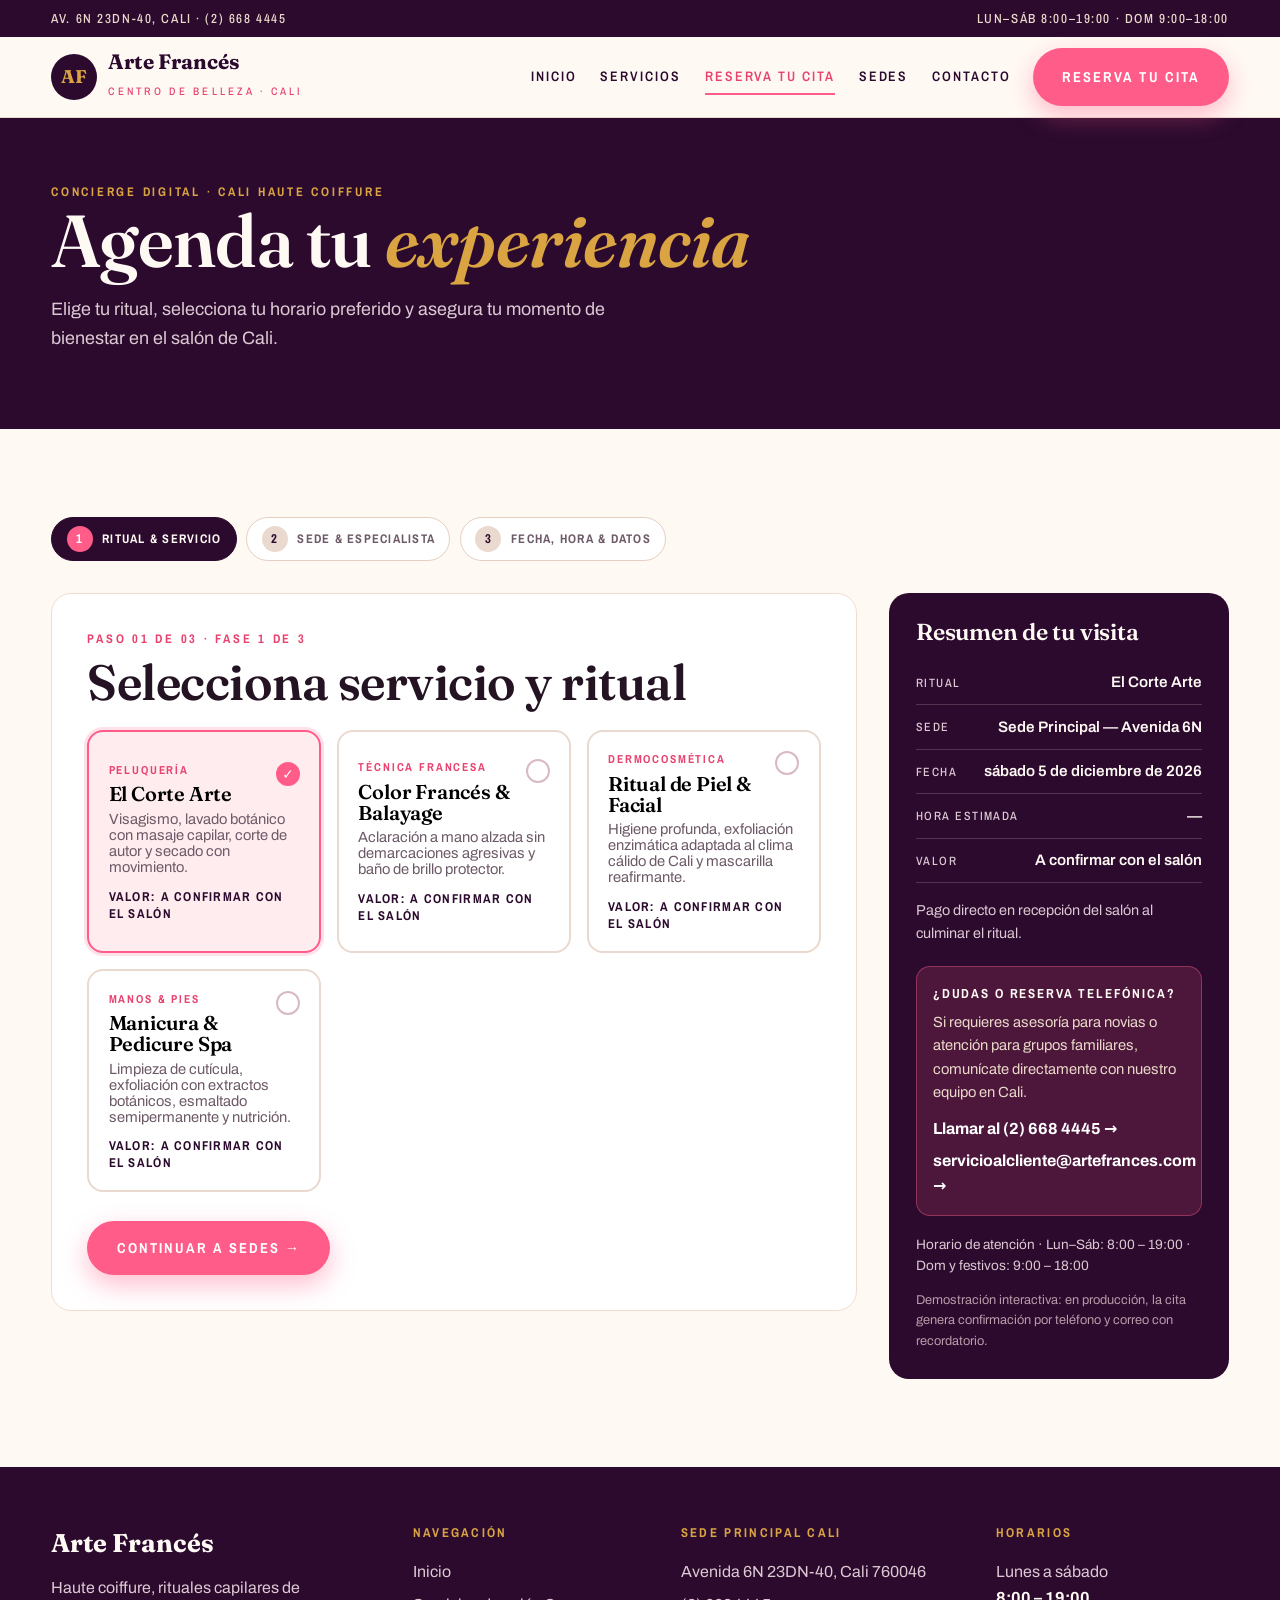
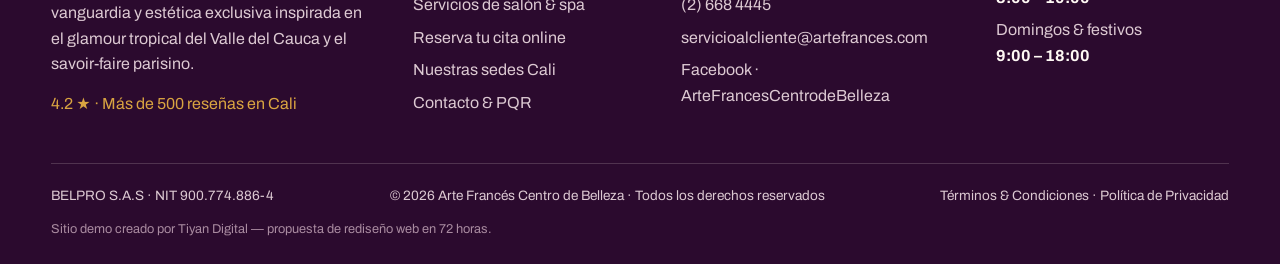
<file: reserva.html>
<!DOCTYPE html>
<html lang="es">
<head>
<meta charset="UTF-8">
<meta name="viewport" content="width=device-width, initial-scale=1.0">
<title>Reserva tu cita — Arte Francés Centro de Belleza, Cali</title>
<meta name="description" content="Agenda tu experiencia en Arte Francés Cali en 3 pasos: elige tu ritual, tu sede y tu fecha y hora. Te confirmamos por teléfono al (2) 668 4445.">
<link rel="stylesheet" href="style.css">
<link rel="icon" href="data:image/svg+xml,<svg xmlns='http://www.w3.org/2000/svg' viewBox='0 0 100 100'><circle cx='50' cy='50' r='48' fill='%232B0A2E'/><text x='50' y='66' font-size='44' text-anchor='middle' fill='%23D9A441' font-family='Georgia'>AF</text></svg>">
</head>
<body>
<div class="topbar"><div class="wrap"><span>Av. 6N 23DN-40, Cali · (2) 668 4445</span><span>Lun–Sáb 8:00–19:00 · Dom 9:00–18:00</span></div></div>
<header class="site-header"><div class="wrap header-inner">
  <a class="brand" href="index.html" aria-label="Arte Francés — Inicio"><span class="brand-mark">AF</span><span><span class="brand-name">Arte Francés</span><br><span class="brand-sub">Centro de Belleza · Cali</span></span></a>
  <nav class="main-nav" aria-label="Navegación principal">
    <a href="index.html">Inicio</a>
    <a href="servicios.html">Servicios</a>
    <a href="reserva.html" class="active" aria-current="page">Reserva tu cita</a>
    <a href="sedes.html">Sedes</a>
    <a href="contacto.html">Contacto</a>
  </nav>
  <a class="btn btn-coral header-cta" href="reserva.html">Reserva tu cita</a>
</div></header>

<main>
<section class="hero" style="padding-top:clamp(2.6rem,5vw,4rem)">
  <div class="wrap">
    <p class="eyebrow">Concierge digital · Cali haute coiffure</p>
    <h1>Agenda tu <em>experiencia</em></h1>
    <p class="lead" style="margin-top:1rem">Elige tu ritual, selecciona tu horario preferido y asegura tu momento de bienestar en el salón de Cali.</p>
  </div>
</section>

<section data-booking>
  <div class="wrap">
    <div class="stepper" role="list" aria-label="Pasos de la reserva">
      <div class="step active" data-step-item role="listitem"><span class="step-dot">1</span>Ritual &amp; servicio</div>
      <div class="step" data-step-item role="listitem"><span class="step-dot">2</span>Sede &amp; especialista</div>
      <div class="step" data-step-item role="listitem"><span class="step-dot">3</span>Fecha, hora &amp; datos</div>
    </div>

    <div class="booking-layout">
      <div>
        <!-- PASO 1 -->
        <div class="step-panel" id="step1">
          <p class="eyebrow">Paso 01 de 03 · Fase 1 de 3</p>
          <h2>Selecciona servicio y ritual</h2>
          <div class="opt-grid" role="radiogroup" aria-label="Elige tu ritual">
            <button type="button" class="opt-card selected" data-opt-service="corte"><span class="opt-check">✓</span><span class="opt-cat">Peluquería</span><h3>El Corte Arte</h3><p>Visagismo, lavado botánico con masaje capilar, corte de autor y secado con movimiento.</p><p class="opt-price">Valor: a confirmar con el salón</p></button>
            <button type="button" class="opt-card" data-opt-service="color"><span class="opt-check">✓</span><span class="opt-cat">Técnica francesa</span><h3>Color Francés &amp; Balayage</h3><p>Aclaración a mano alzada sin demarcaciones agresivas y baño de brillo protector.</p><p class="opt-price">Valor: a confirmar con el salón</p></button>
            <button type="button" class="opt-card" data-opt-service="piel"><span class="opt-check">✓</span><span class="opt-cat">Dermocosmética</span><h3>Ritual de Piel &amp; Facial</h3><p>Higiene profunda, exfoliación enzimática adaptada al clima cálido de Cali y mascarilla reafirmante.</p><p class="opt-price">Valor: a confirmar con el salón</p></button>
            <button type="button" class="opt-card" data-opt-service="manos"><span class="opt-check">✓</span><span class="opt-cat">Manos &amp; pies</span><h3>Manicura &amp; Pedicure Spa</h3><p>Limpieza de cutícula, exfoliación con extractos botánicos, esmaltado semipermanente y nutrición.</p><p class="opt-price">Valor: a confirmar con el salón</p></button>
          </div>
          <div class="step-actions"><button type="button" class="btn btn-coral" data-goto="1">Continuar a sedes →</button></div>
        </div>

        <!-- PASO 2 -->
        <div class="step-panel" id="step2" hidden>
          <p class="eyebrow">Paso 02 de 03 · Fase 2 de 3</p>
          <h2>Selecciona sede y especialista</h2>
          <div class="opt-grid" role="radiogroup" aria-label="Elige tu sede" style="margin-bottom:1.6rem">
            <button type="button" class="opt-card selected" data-opt-sede="principal"><span class="opt-check">✓</span><span class="opt-cat">Sede principal</span><h3>Avenida 6N</h3><p>Av. 6N 23DN-40, Cali · Tel: (2) 668 4445</p><p class="opt-price">Sede verificada</p></button>
            <button type="button" class="opt-card" data-opt-sede="sur"><span class="opt-check">✓</span><span class="opt-cat">Dirección por confirmar</span><h3>Sede Sur — Cali</h3><p>Atención especializada en el sur de Cali. Próximamente reserva directa y mapa de ubicación.</p><p class="opt-price">Próximamente</p></button>
            <button type="button" class="opt-card" data-opt-sede="oeste"><span class="opt-check">✓</span><span class="opt-cat">Dirección por confirmar</span><h3>Sede Oeste — Cali</h3><p>Espacio de bienestar en el oeste caleño. Próximamente detalles de localización.</p><p class="opt-price">Próximamente</p></button>
          </div>
          <h3 style="font-size:1.1rem;margin-bottom:.8rem">Preferencia de profesional</h3>
          <div class="opt-grid" role="radiogroup" aria-label="Preferencia de profesional">
            <button type="button" class="opt-card selected" data-opt-pro="Primer disponible"><span class="opt-check">✓</span><span class="opt-cat">Recomendado</span><h3>Primer disponible</h3><p>Mayor flexibilidad de horarios.</p></button>
            <button type="button" class="opt-card" data-opt-pro="Estilista"><span class="opt-check">✓</span><span class="opt-cat">Estilismo</span><h3>Estilista</h3><p>Corte y estilismo.</p></button>
            <button type="button" class="opt-card" data-opt-pro="Colorista"><span class="opt-check">✓</span><span class="opt-cat">Color</span><h3>Colorista</h3><p>Técnica de color y balayage.</p></button>
          </div>
          <div class="step-actions"><button type="button" class="btn btn-ghost" data-goto="0">← Atrás</button><button type="button" class="btn btn-coral" data-goto="2">Continuar a horarios →</button></div>
        </div>

        <!-- PASO 3 -->
        <div class="step-panel" id="step3" hidden>
          <p class="eyebrow">Paso 03 de 03 · Fase 3 de 3</p>
          <h2>Selecciona fecha y horario</h2>
          <form id="booking-form" novalidate>
            <h3 style="font-size:1.1rem;margin-bottom:.8rem">Selecciona día de preferencia</h3>
            <div class="date-chips" data-date-chips></div>
            <div data-slots></div>
            <p style="font-size:.85rem;color:var(--muted);margin-bottom:1.4rem">Zona horaria: COT (Colombia). Horarios del salón: Lun–Sáb 8:00–19:00 · Dom 9:00–18:00.</p>
            <h3 style="font-size:1.1rem;margin-bottom:.8rem">Tus datos de contacto</h3>
            <div class="field"><label for="bk-name">Nombre completo *</label><input id="bk-name" name="nombre" type="text" placeholder="Tu nombre" autocomplete="name"><p class="error-msg">Escribe tu nombre completo.</p></div>
            <div class="field"><label for="bk-phone">Celular *</label><input id="bk-phone" name="celular" type="tel" placeholder="Tu celular" autocomplete="tel"><p class="error-msg">Escribe un número de celular válido.</p></div>
            <div class="field"><label for="bk-email">Correo electrónico (opcional)</label><input id="bk-email" name="correo" type="email" placeholder="tu@correo.com" autocomplete="email"><p class="error-msg">Revisa el formato del correo.</p></div>
            <p class="form-error" id="bk-error" role="alert"></p>
            <div class="step-actions"><button type="button" class="btn btn-ghost" data-goto="1">← Atrás</button><button type="submit" class="btn btn-coral">Confirmar cita ahora</button></div>
          </form>
        </div>

        <!-- CONFIRMACIÓN -->
        <div class="step-panel" id="confirm" hidden>
          <div class="confirm-box">
            <div class="big-check">✓</div>
            <p class="eyebrow">Reserva registrada exitosamente</p>
            <h2 style="margin:.5rem 0">¡Tu cita está <em>programada!</em></h2>
            <p class="lead" style="margin:0 auto">Guarda tu código de reserva y espera nuestra llamada de confirmación.</p>
            <p style="font-family:var(--label);letter-spacing:.18em;text-transform:uppercase;font-size:.78rem;color:var(--muted);margin-top:1.4rem">Código de reserva</p>
            <div class="confirm-code" id="cf-code">AF-2026-0000</div>
            <div class="confirm-summary">
              <div class="summary-row"><span>Ritual elegido</span><span id="cf-service">—</span></div>
              <div class="summary-row"><span>Sede</span><span id="cf-sede">—</span></div>
              <div class="summary-row"><span>Fecha &amp; hora</span><span id="cf-date">—</span></div>
              <div class="summary-row"><span>Titular</span><span id="cf-name">—</span></div>
            </div>
            <p style="margin-top:1.2rem"><b>Compromiso Arte Francés:</b> Te confirmamos por teléfono al <a href="tel:+5726684445" style="color:var(--coral-dark)">(2) 668 4445</a> para ultimar los detalles de tu visita.</p>
            <div class="step-actions" style="justify-content:center"><button type="button" class="btn btn-plum" onclick="window.print()">Imprimir comprobante</button><button type="button" class="btn btn-ghost" id="book-again">Agendar otra cita</button></div>
          </div>
        </div>
      </div>

      <!-- RESUMEN -->
      <aside class="summary" aria-label="Resumen de tu visita">
        <h3>Resumen de tu visita</h3>
        <div class="summary-row"><span>Ritual</span><span data-sum-service>El Corte Arte</span></div>
        <div class="summary-row"><span>Sede</span><span data-sum-sede>Sede Principal — Avenida 6N</span></div>
        <div class="summary-row"><span>Fecha</span><span data-sum-date>—</span></div>
        <div class="summary-row"><span>Hora estimada</span><span data-sum-time>—</span></div>
        <div class="summary-row"><span>Valor</span><span>A confirmar con el salón</span></div>
        <p style="margin-top:1rem;font-size:.9rem;color:#dcc9d2">Pago directo en recepción del salón al culminar el ritual.</p>
        <div class="call-box">
          <h4 style="font-family:var(--label);letter-spacing:.14em;text-transform:uppercase;font-size:.82rem;margin-bottom:.4rem">¿Dudas o reserva telefónica?</h4>
          <p style="font-size:.92rem;color:#e9d9c9">Si requieres asesoría para novias o atención para grupos familiares, comunícate directamente con nuestro equipo en Cali.</p>
          <p style="margin-top:.7rem"><a href="tel:+5726684445">Llamar al (2) 668 4445 →</a></p>
          <p style="margin-top:.4rem"><a href="mailto:servicioalcliente@artefrances.com">servicioalcliente@artefrances.com →</a></p>
        </div>
        <p style="margin-top:1.1rem;font-size:.85rem;color:#dcc9d2">Horario de atención · Lun–Sáb: 8:00 – 19:00 · Dom y festivos: 9:00 – 18:00</p>
        <p style="margin-top:.8rem;font-size:.8rem;color:#b89aa8">Demostración interactiva: en producción, la cita genera confirmación por teléfono y correo con recordatorio.</p>
      </aside>
    </div>
  </div>
</section>
</main>

<footer>
  <div class="wrap">
    <div class="footer-grid">
      <div><p class="footer-brand">Arte Francés</p><p style="margin-top:.7rem">Haute coiffure, rituales capilares de vanguardia y estética exclusiva inspirada en el glamour tropical del Valle del Cauca y el savoir-faire parisino.</p><p style="margin-top:.9rem;color:var(--gold)">4.2 ★ · Más de 500 reseñas en Cali</p></div>
      <div><h4>Navegación</h4><ul><li><a href="index.html">Inicio</a></li><li><a href="servicios.html">Servicios de salón &amp; spa</a></li><li><a href="reserva.html">Reserva tu cita online</a></li><li><a href="sedes.html">Nuestras sedes Cali</a></li><li><a href="contacto.html">Contacto &amp; PQR</a></li></ul></div>
      <div><h4>Sede principal Cali</h4><ul><li>Avenida 6N 23DN-40, Cali 760046</li><li><a href="tel:+5726684445">(2) 668 4445</a></li><li><a href="mailto:servicioalcliente@artefrances.com">servicioalcliente@artefrances.com</a></li><li><a href="https://www.facebook.com/ArteFrancesCentrodeBelleza" rel="noopener">Facebook · ArteFrancesCentrodeBelleza</a></li></ul></div>
      <div><h4>Horarios</h4><ul><li>Lunes a sábado<br><b style="color:var(--cream)">8:00 – 19:00</b></li><li>Domingos &amp; festivos<br><b style="color:var(--cream)">9:00 – 18:00</b></li></ul></div>
    </div>
    <div class="footer-bottom"><span>BELPRO S.A.S · NIT 900.774.886-4</span><span>© 2026 Arte Francés Centro de Belleza · Todos los derechos reservados</span><span><a href="contacto.html">Términos &amp; Condiciones</a> · <a href="contacto.html">Política de Privacidad</a></span></div>
    <p class="demo-credit">Sitio demo creado por Tiyan Digital — propuesta de rediseño web en 72 horas.</p>
  </div>
</footer>
<a class="btn btn-coral sticky-reserva" href="reserva.html">Reservar</a>
<script src="app.js"></script>
</body>
</html>
</file>
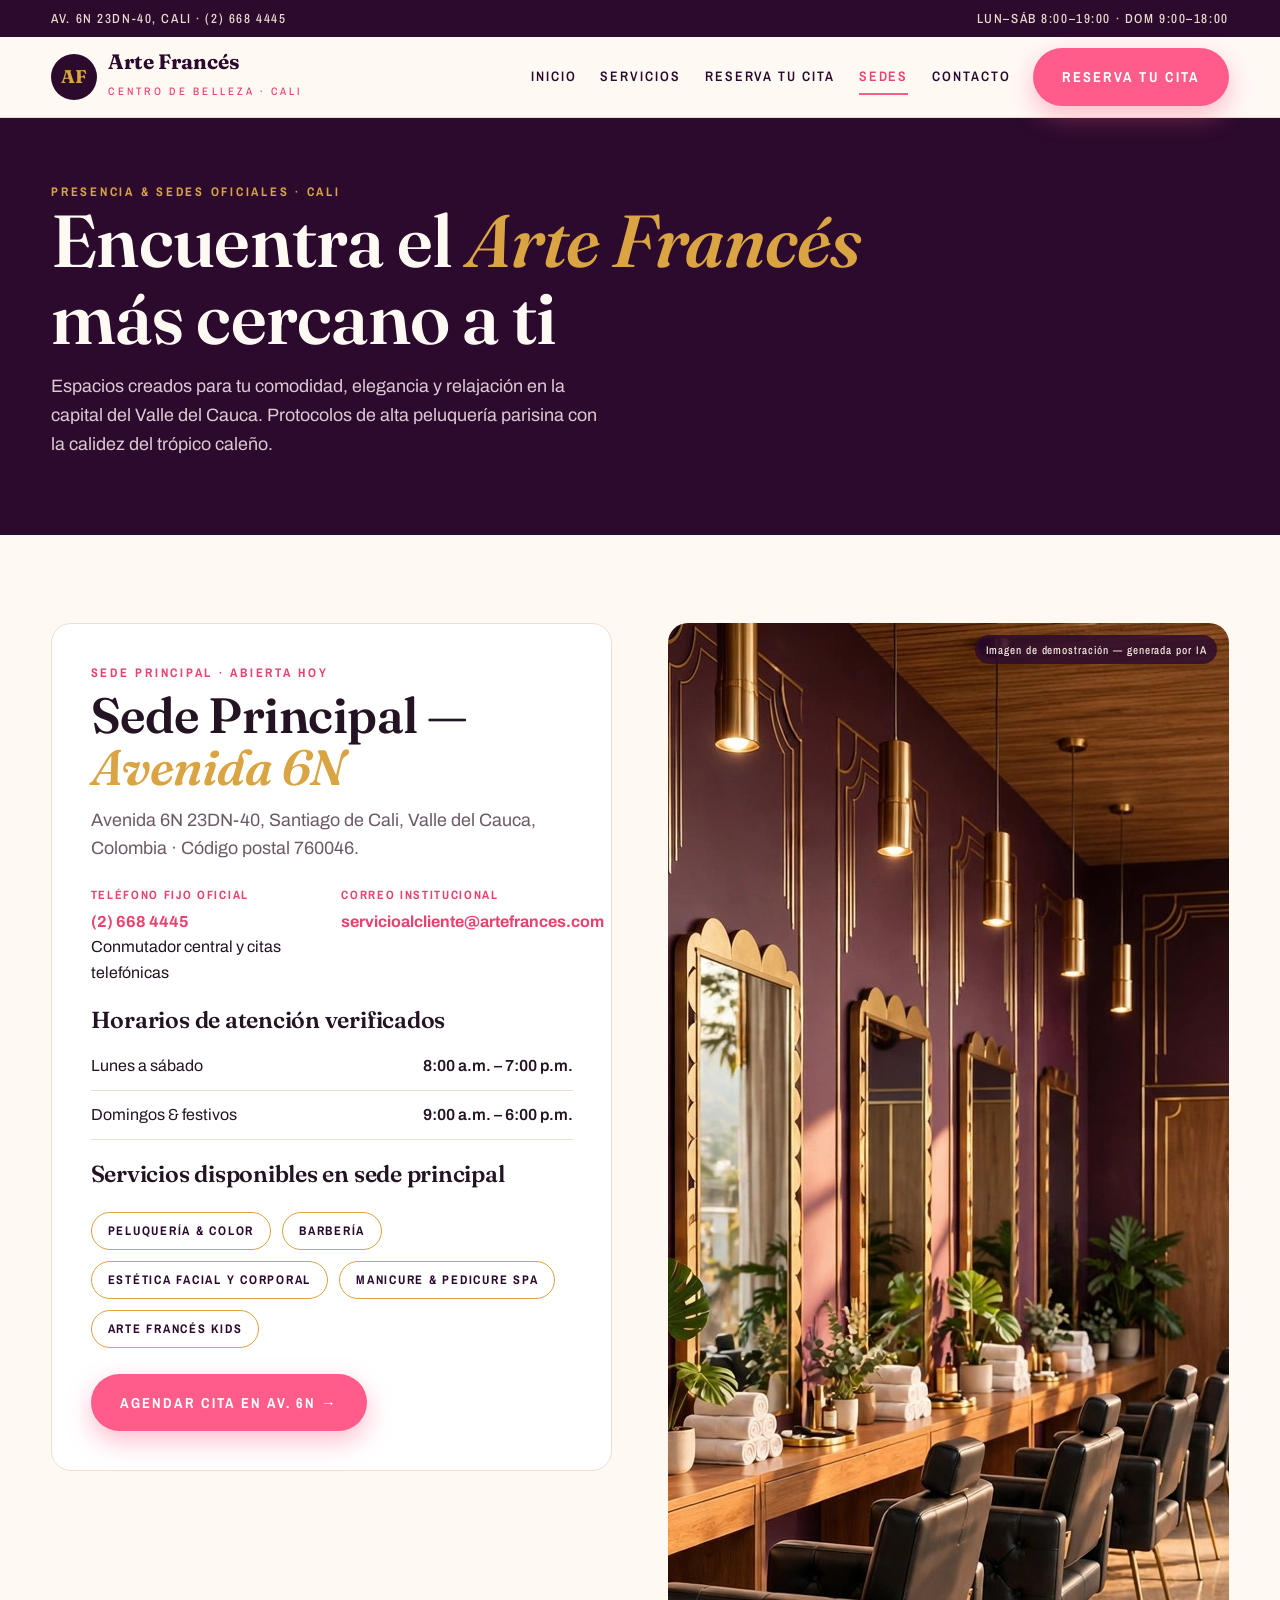
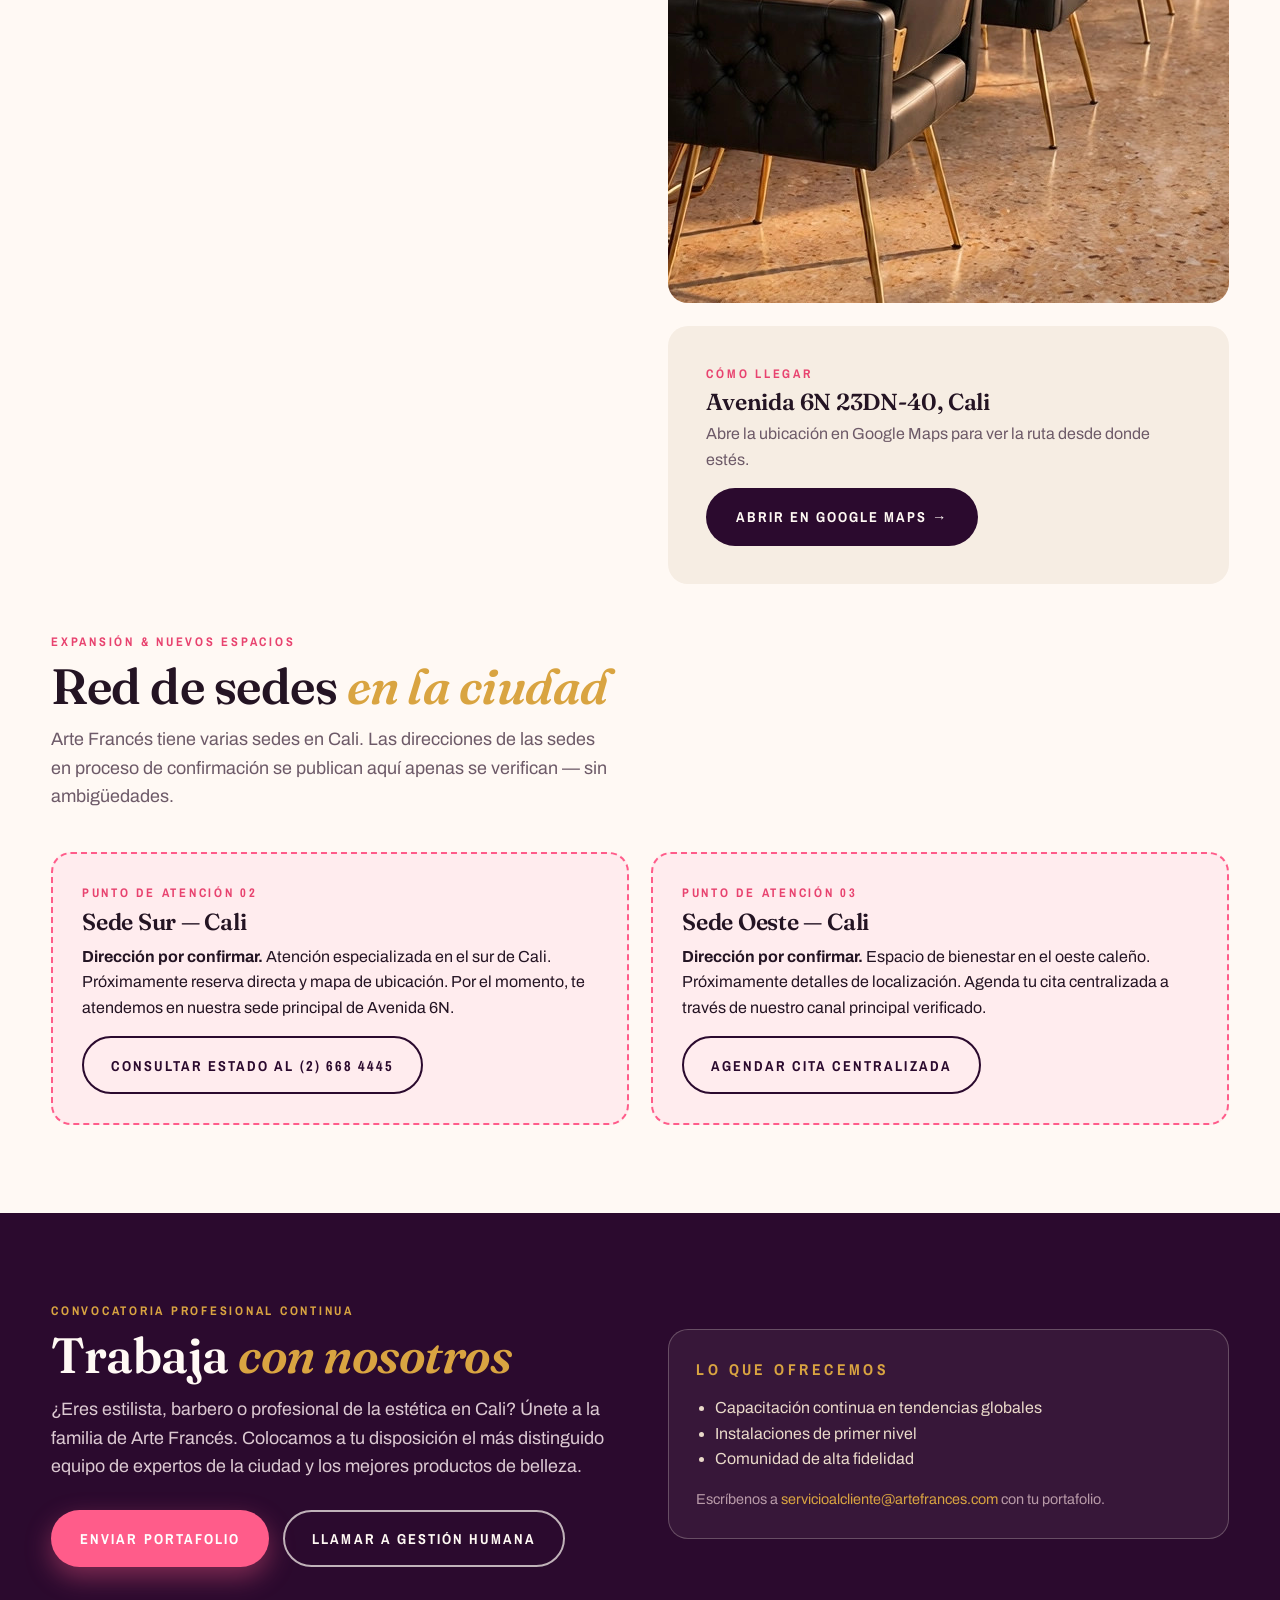
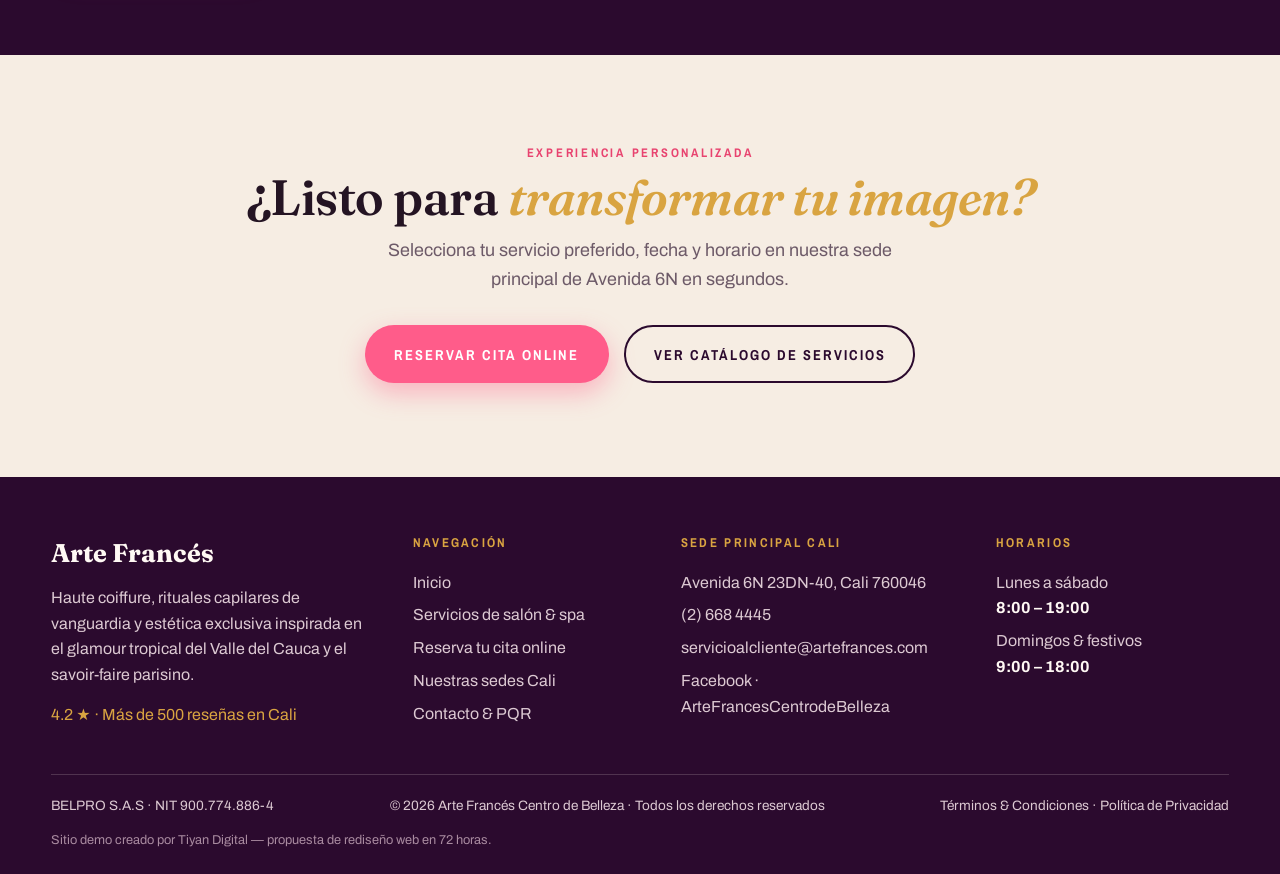
<file: sedes.html>
<!DOCTYPE html>
<html lang="es">
<head>
<meta charset="UTF-8">
<meta name="viewport" content="width=device-width, initial-scale=1.0">
<title>Nuestras sedes en Cali — Arte Francés Centro de Belleza</title>
<meta name="description" content="Encuentra el Arte Francés más cercano a ti. Sede principal verificada: Avenida 6N 23DN-40, Cali. Teléfono (2) 668 4445.">
<link rel="stylesheet" href="style.css">
<link rel="icon" href="data:image/svg+xml,<svg xmlns='http://www.w3.org/2000/svg' viewBox='0 0 100 100'><circle cx='50' cy='50' r='48' fill='%232B0A2E'/><text x='50' y='66' font-size='44' text-anchor='middle' fill='%23D9A441' font-family='Georgia'>AF</text></svg>">
</head>
<body>
<div class="topbar"><div class="wrap"><span>Av. 6N 23DN-40, Cali · (2) 668 4445</span><span>Lun–Sáb 8:00–19:00 · Dom 9:00–18:00</span></div></div>
<header class="site-header"><div class="wrap header-inner">
  <a class="brand" href="index.html" aria-label="Arte Francés — Inicio"><span class="brand-mark">AF</span><span><span class="brand-name">Arte Francés</span><br><span class="brand-sub">Centro de Belleza · Cali</span></span></a>
  <nav class="main-nav" aria-label="Navegación principal">
    <a href="index.html">Inicio</a>
    <a href="servicios.html">Servicios</a>
    <a href="reserva.html">Reserva tu cita</a>
    <a href="sedes.html" class="active" aria-current="page">Sedes</a>
    <a href="contacto.html">Contacto</a>
  </nav>
  <a class="btn btn-coral header-cta" href="reserva.html">Reserva tu cita</a>
</div></header>

<main>
<section class="hero" style="padding-top:clamp(2.6rem,5vw,4rem)">
  <div class="wrap">
    <p class="eyebrow">Presencia &amp; sedes oficiales · Cali</p>
    <h1>Encuentra el <em>Arte Francés</em><br>más cercano a ti</h1>
    <p class="lead" style="margin-top:1rem">Espacios creados para tu comodidad, elegancia y relajación en la capital del Valle del Cauca. Protocolos de alta peluquería parisina con la calidez del trópico caleño.</p>
  </div>
</section>

<section>
  <div class="wrap">
    <div class="split" style="align-items:start">
      <article class="sede-card reveal">
        <p class="eyebrow">Sede principal · Abierta hoy</p>
        <h2>Sede Principal — <em>Avenida 6N</em></h2>
        <p class="lead">Avenida 6N 23DN-40, Santiago de Cali, Valle del Cauca, Colombia · Código postal 760046.</p>
        <div class="sede-meta">
          <div><b>Teléfono fijo oficial</b><a href="tel:+5726684445" style="color:var(--coral-dark);font-weight:700">(2) 668 4445</a><br>Conmutador central y citas telefónicas</div>
          <div><b>Correo institucional</b><a href="mailto:servicioalcliente@artefrances.com" style="color:var(--coral-dark);font-weight:700">servicioalcliente@artefrances.com</a></div>
        </div>
        <h3>Horarios de atención verificados</h3>
        <table class="hours-table" style="margin-top:.6rem">
          <tr><td>Lunes a sábado</td><td>8:00 a.m. – 7:00 p.m.</td></tr>
          <tr><td>Domingos &amp; festivos</td><td>9:00 a.m. – 6:00 p.m.</td></tr>
        </table>
        <h3 style="margin-top:1.4rem">Servicios disponibles en sede principal</h3>
        <div class="value-row"><span class="value-chip">Peluquería &amp; color</span><span class="value-chip">Barbería</span><span class="value-chip">Estética facial y corporal</span><span class="value-chip">Manicure &amp; pedicure spa</span><span class="value-chip">Arte Francés Kids</span></div>
        <p style="margin-top:1.6rem"><a class="btn btn-coral" href="reserva.html">Agendar cita en Av. 6N →</a></p>
      </article>
      <div class="reveal">
        <figure><img src="assets/img/salon.jpg" alt="Interior de la sede principal de Arte Francés en Avenida 6N, Cali" width="1920" height="1280"><span class="ai-tag">Imagen de demostración — generada por IA</span></figure>
        <div class="map-card" style="margin-top:1.4rem;grid-template-columns:1fr">
          <div>
            <p class="eyebrow">Cómo llegar</p>
            <h3 style="margin:.4rem 0">Avenida 6N 23DN-40, Cali</h3>
            <p style="color:var(--muted)">Abre la ubicación en Google Maps para ver la ruta desde donde estés.</p>
            <p style="margin-top:1rem"><a class="btn btn-plum" href="https://www.google.com/maps/search/?api=1&amp;query=Avenida+6N+23DN-40+Cali" target="_blank" rel="noopener">Abrir en Google Maps →</a></p>
          </div>
        </div>
      </div>
    </div>

    <div style="margin-top:3rem">
      <div class="section-head reveal"><p class="eyebrow">Expansión &amp; nuevos espacios</p><h2>Red de sedes <em>en la ciudad</em></h2><p class="lead">Arte Francés tiene varias sedes en Cali. Las direcciones de las sedes en proceso de confirmación se publican aquí apenas se verifican — sin ambigüedades.</p></div>
      <div class="card-grid">
        <article class="placeholder-card reveal"><p class="eyebrow">Punto de atención 02</p><h3>Sede Sur — Cali</h3><p><b>Dirección por confirmar.</b> Atención especializada en el sur de Cali. Próximamente reserva directa y mapa de ubicación. Por el momento, te atendemos en nuestra sede principal de Avenida 6N.</p><p style="margin-top:1rem"><a class="btn btn-ghost" href="tel:+5726684445">Consultar estado al (2) 668 4445</a></p></article>
        <article class="placeholder-card reveal"><p class="eyebrow">Punto de atención 03</p><h3>Sede Oeste — Cali</h3><p><b>Dirección por confirmar.</b> Espacio de bienestar en el oeste caleño. Próximamente detalles de localización. Agenda tu cita centralizada a través de nuestro canal principal verificado.</p><p style="margin-top:1rem"><a class="btn btn-ghost" href="reserva.html">Agendar cita centralizada</a></p></article>
      </div>
    </div>
  </div>
</section>

<!-- TRABAJA CON NOSOTROS -->
<section class="band">
  <div class="wrap split">
    <div class="reveal">
      <p class="eyebrow">Convocatoria profesional continua</p>
      <h2 style="margin:.5rem 0 .9rem">Trabaja <em>con nosotros</em></h2>
      <p class="lead">¿Eres estilista, barbero o profesional de la estética en Cali? Únete a la familia de Arte Francés. Colocamos a tu disposición el más distinguido equipo de expertos de la ciudad y los mejores productos de belleza.</p>
      <div class="hero-ctas"><a class="btn btn-coral" href="mailto:servicioalcliente@artefrances.com">Enviar portafolio</a><a class="btn btn-ghost-light" href="tel:+5726684445">Llamar a gestión humana</a></div>
    </div>
    <div class="reveal">
      <div class="card" style="background:rgba(246,237,227,.06);border-color:rgba(246,237,227,.25)">
        <p class="eyebrow">Lo que ofrecemos</p>
        <ul style="margin-top:.8rem;color:#e9d9c9;list-style:disc;padding-left:1.2rem">
          <li>Capacitación continua en tendencias globales</li>
          <li>Instalaciones de primer nivel</li>
          <li>Comunidad de alta fidelidad</li>
        </ul>
        <p style="margin-top:1rem;font-size:.9rem;color:#b89aa8">Escríbenos a <a href="mailto:servicioalcliente@artefrances.com" style="color:var(--gold)">servicioalcliente@artefrances.com</a> con tu portafolio.</p>
      </div>
    </div>
  </div>
</section>

<section class="cta-band">
  <div class="wrap reveal">
    <p class="eyebrow">Experiencia personalizada</p>
    <h2>¿Listo para <em>transformar tu imagen?</em></h2>
    <p class="lead" style="margin:0 auto 1.6rem">Selecciona tu servicio preferido, fecha y horario en nuestra sede principal de Avenida 6N en segundos.</p>
    <a class="btn btn-coral" href="reserva.html">Reservar cita online</a>
    <a class="btn btn-ghost" href="servicios.html">Ver catálogo de servicios</a>
  </div>
</section>
</main>

<footer>
  <div class="wrap">
    <div class="footer-grid">
      <div><p class="footer-brand">Arte Francés</p><p style="margin-top:.7rem">Haute coiffure, rituales capilares de vanguardia y estética exclusiva inspirada en el glamour tropical del Valle del Cauca y el savoir-faire parisino.</p><p style="margin-top:.9rem;color:var(--gold)">4.2 ★ · Más de 500 reseñas en Cali</p></div>
      <div><h4>Navegación</h4><ul><li><a href="index.html">Inicio</a></li><li><a href="servicios.html">Servicios de salón &amp; spa</a></li><li><a href="reserva.html">Reserva tu cita online</a></li><li><a href="sedes.html">Nuestras sedes Cali</a></li><li><a href="contacto.html">Contacto &amp; PQR</a></li></ul></div>
      <div><h4>Sede principal Cali</h4><ul><li>Avenida 6N 23DN-40, Cali 760046</li><li><a href="tel:+5726684445">(2) 668 4445</a></li><li><a href="mailto:servicioalcliente@artefrances.com">servicioalcliente@artefrances.com</a></li><li><a href="https://www.facebook.com/ArteFrancesCentrodeBelleza" rel="noopener">Facebook · ArteFrancesCentrodeBelleza</a></li></ul></div>
      <div><h4>Horarios</h4><ul><li>Lunes a sábado<br><b style="color:var(--cream)">8:00 – 19:00</b></li><li>Domingos &amp; festivos<br><b style="color:var(--cream)">9:00 – 18:00</b></li></ul></div>
    </div>
    <div class="footer-bottom"><span>BELPRO S.A.S · NIT 900.774.886-4</span><span>© 2026 Arte Francés Centro de Belleza · Todos los derechos reservados</span><span><a href="contacto.html">Términos &amp; Condiciones</a> · <a href="contacto.html">Política de Privacidad</a></span></div>
    <p class="demo-credit">Sitio demo creado por Tiyan Digital — propuesta de rediseño web en 72 horas.</p>
  </div>
</footer>
<a class="btn btn-coral sticky-reserva" href="reserva.html">Reservar</a>
<script src="app.js"></script>
</body>
</html>
</file>
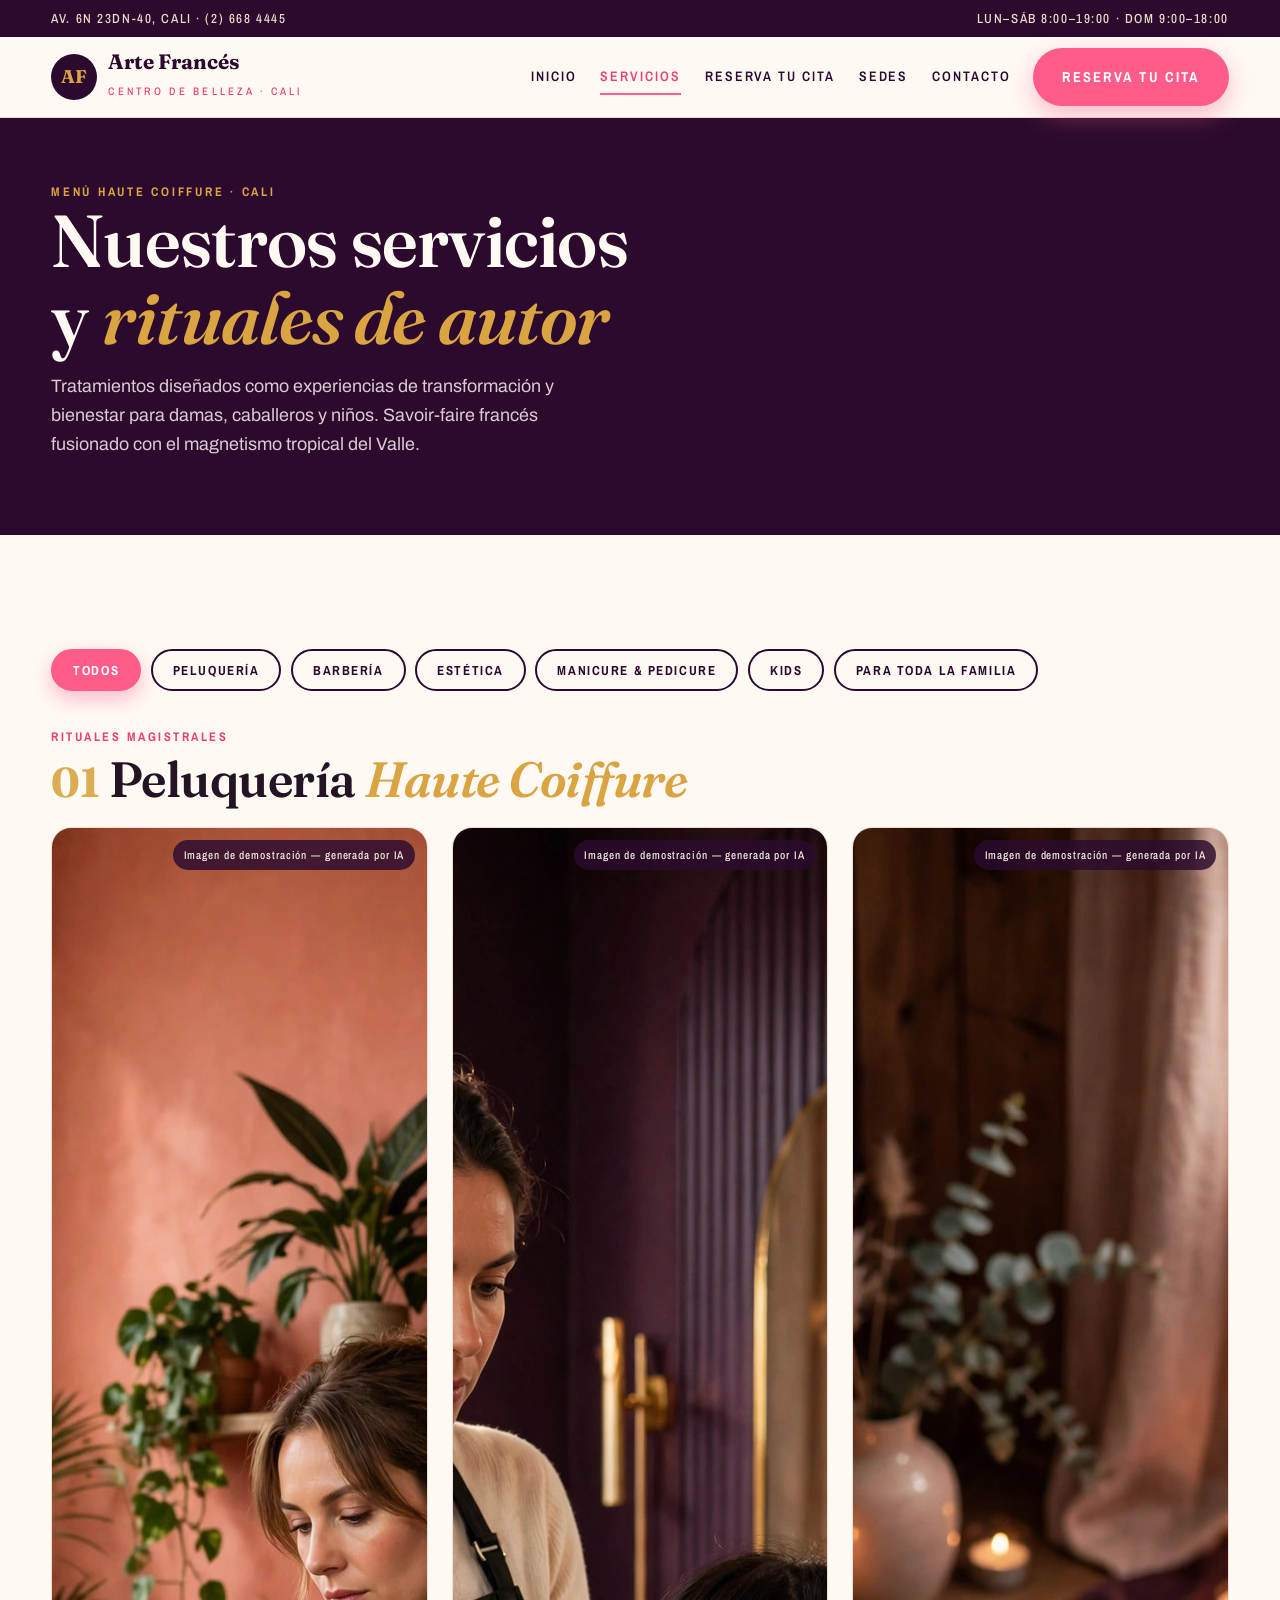
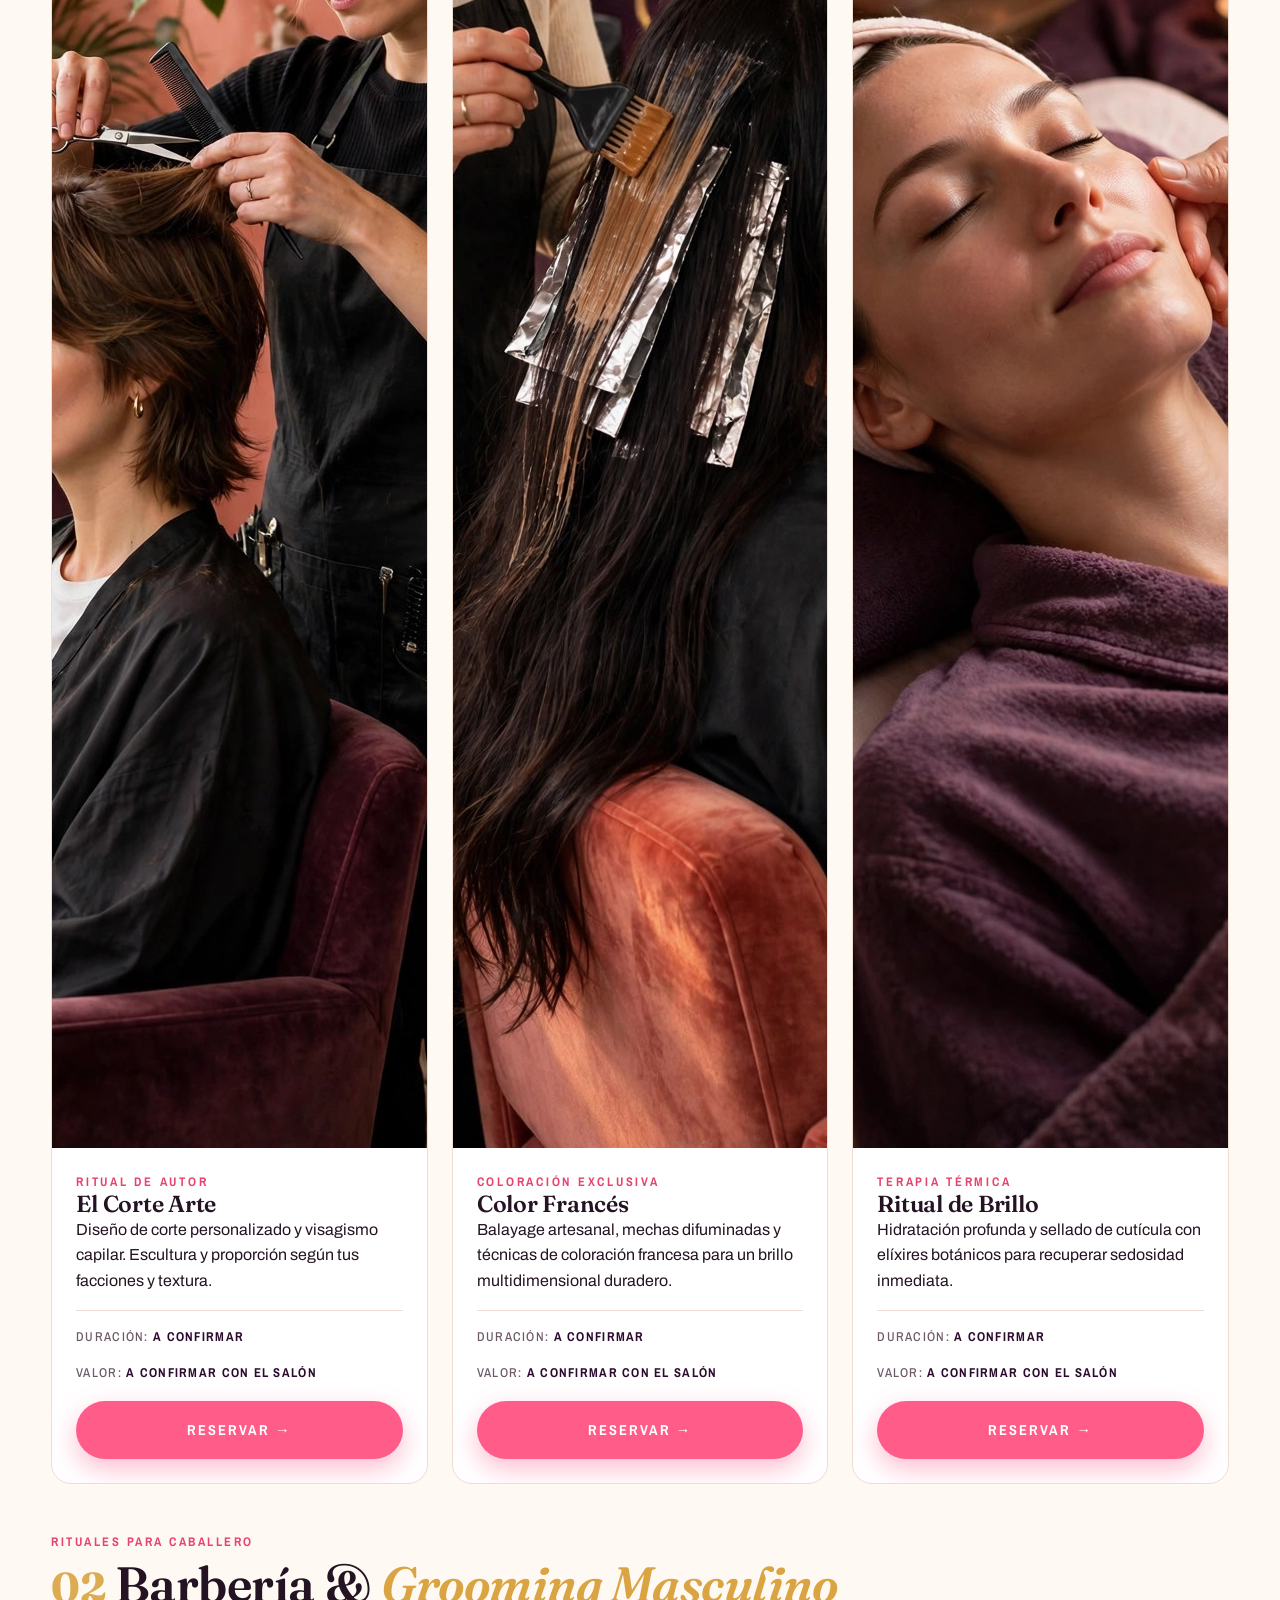
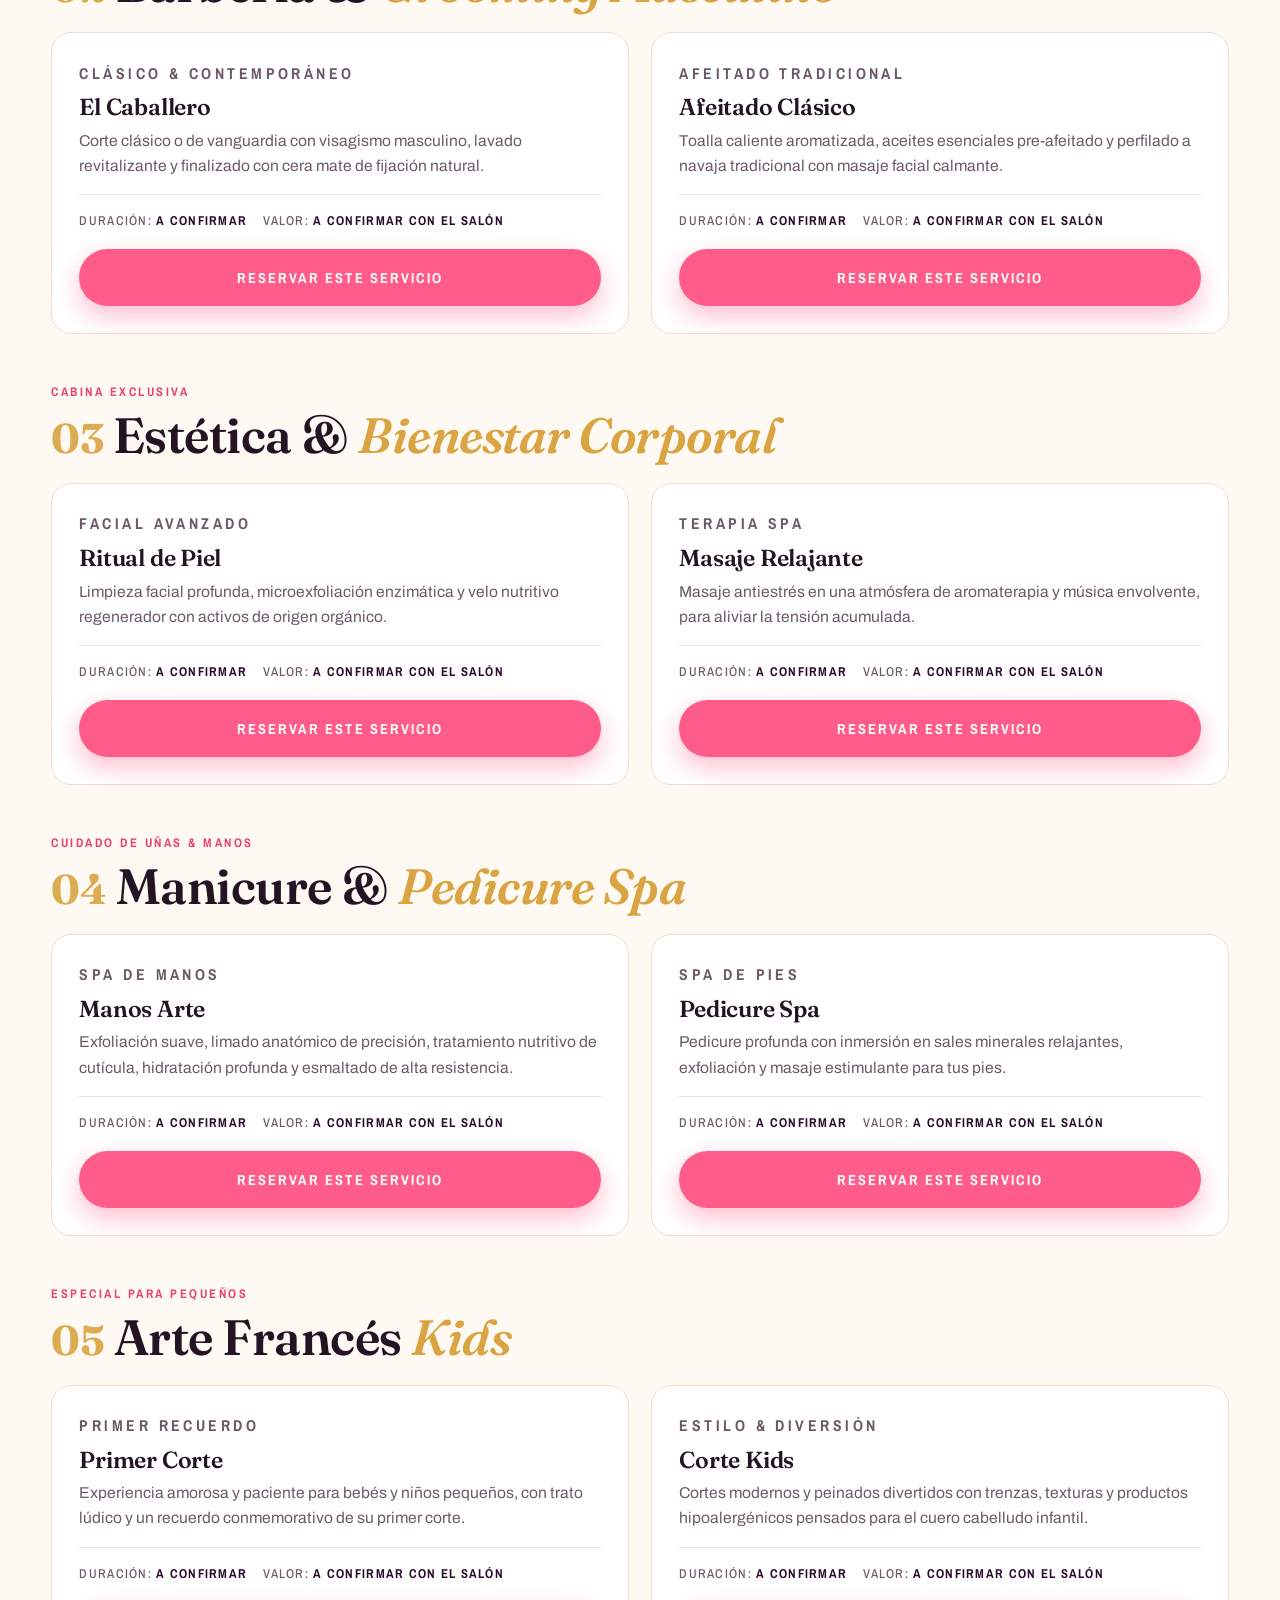
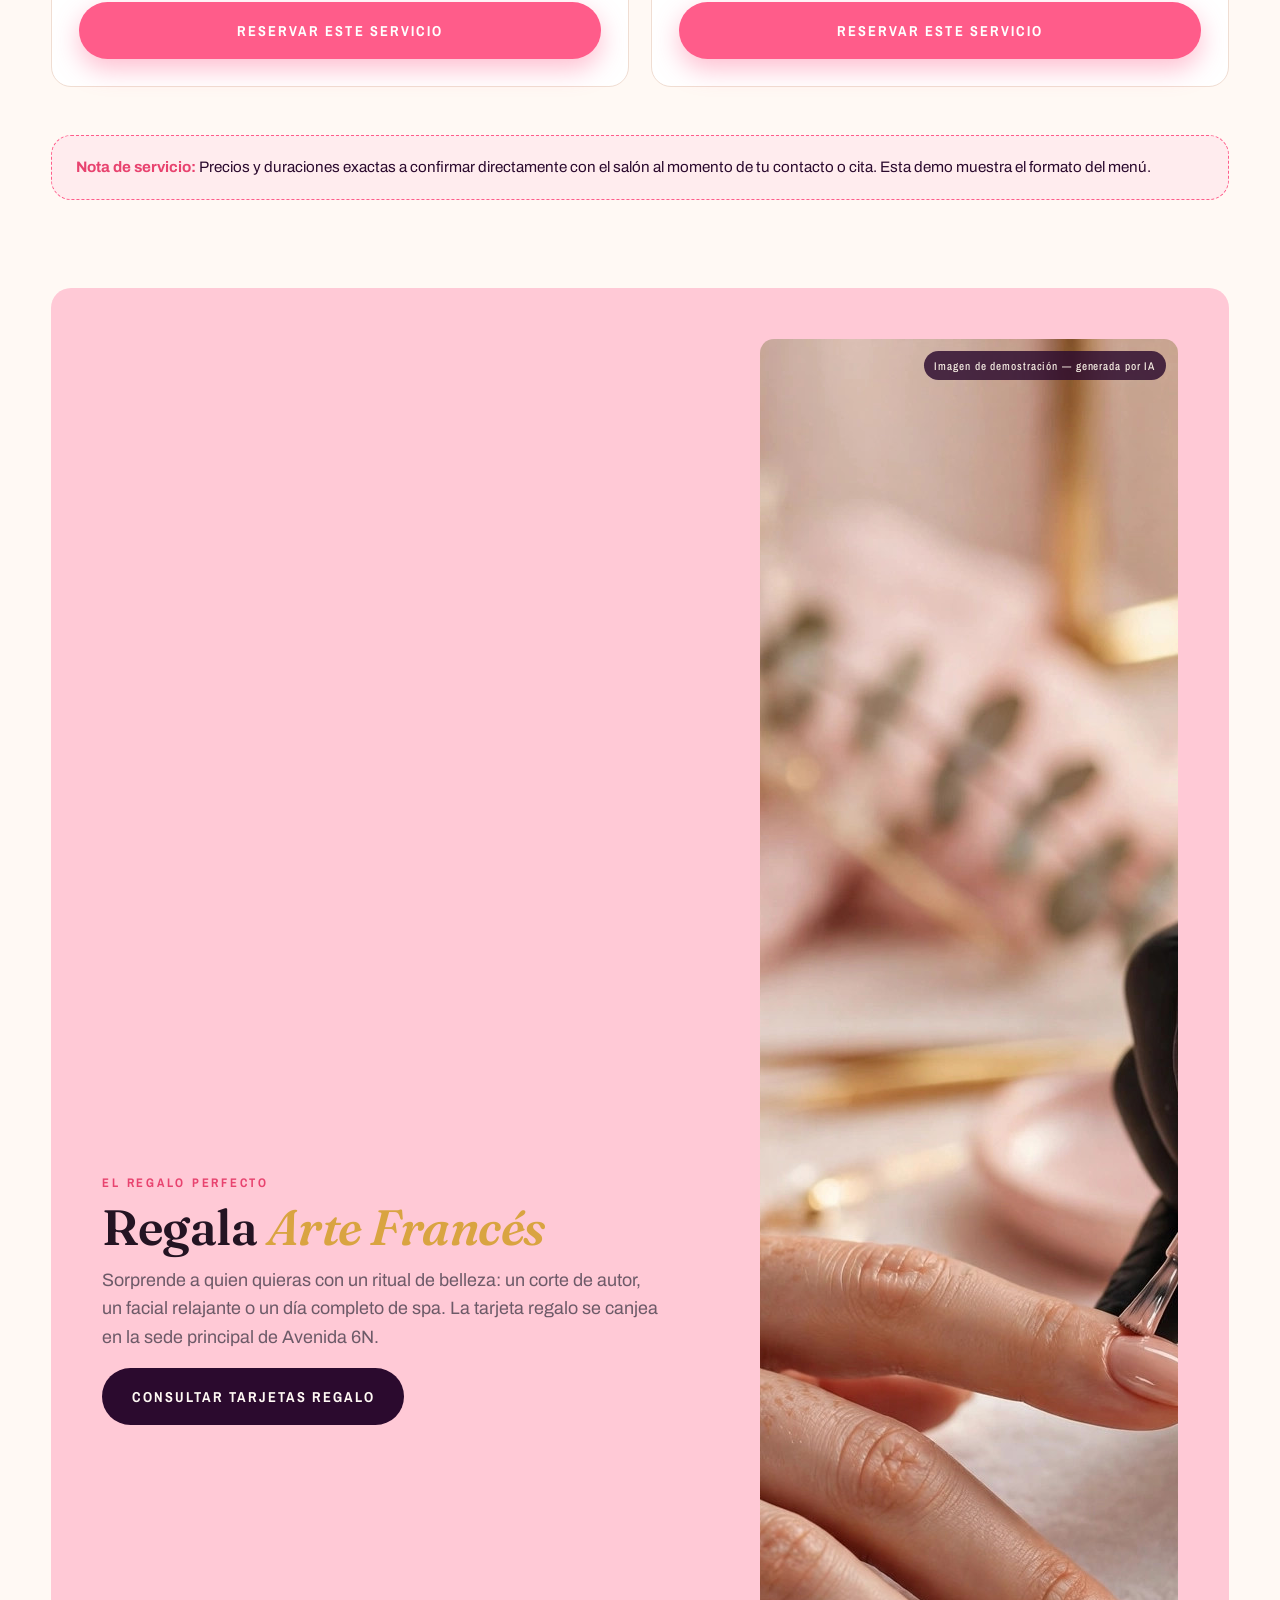
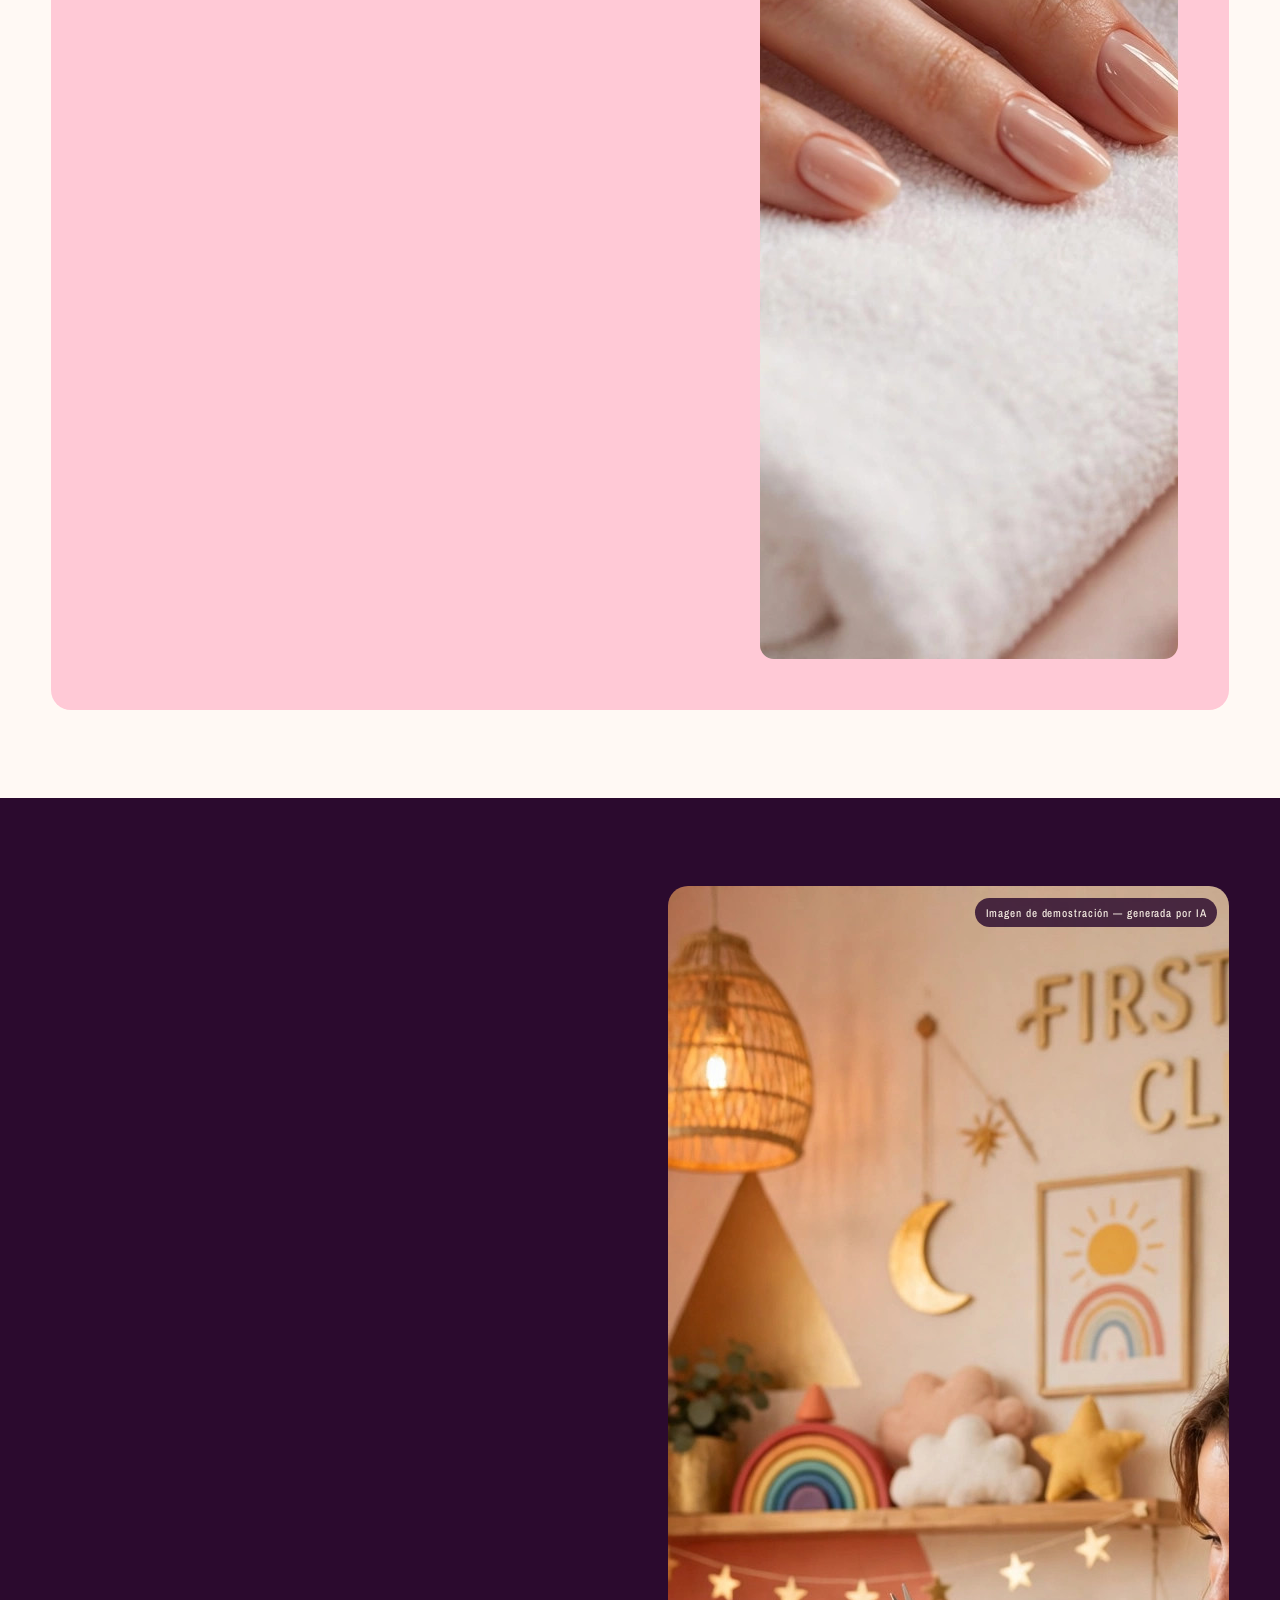
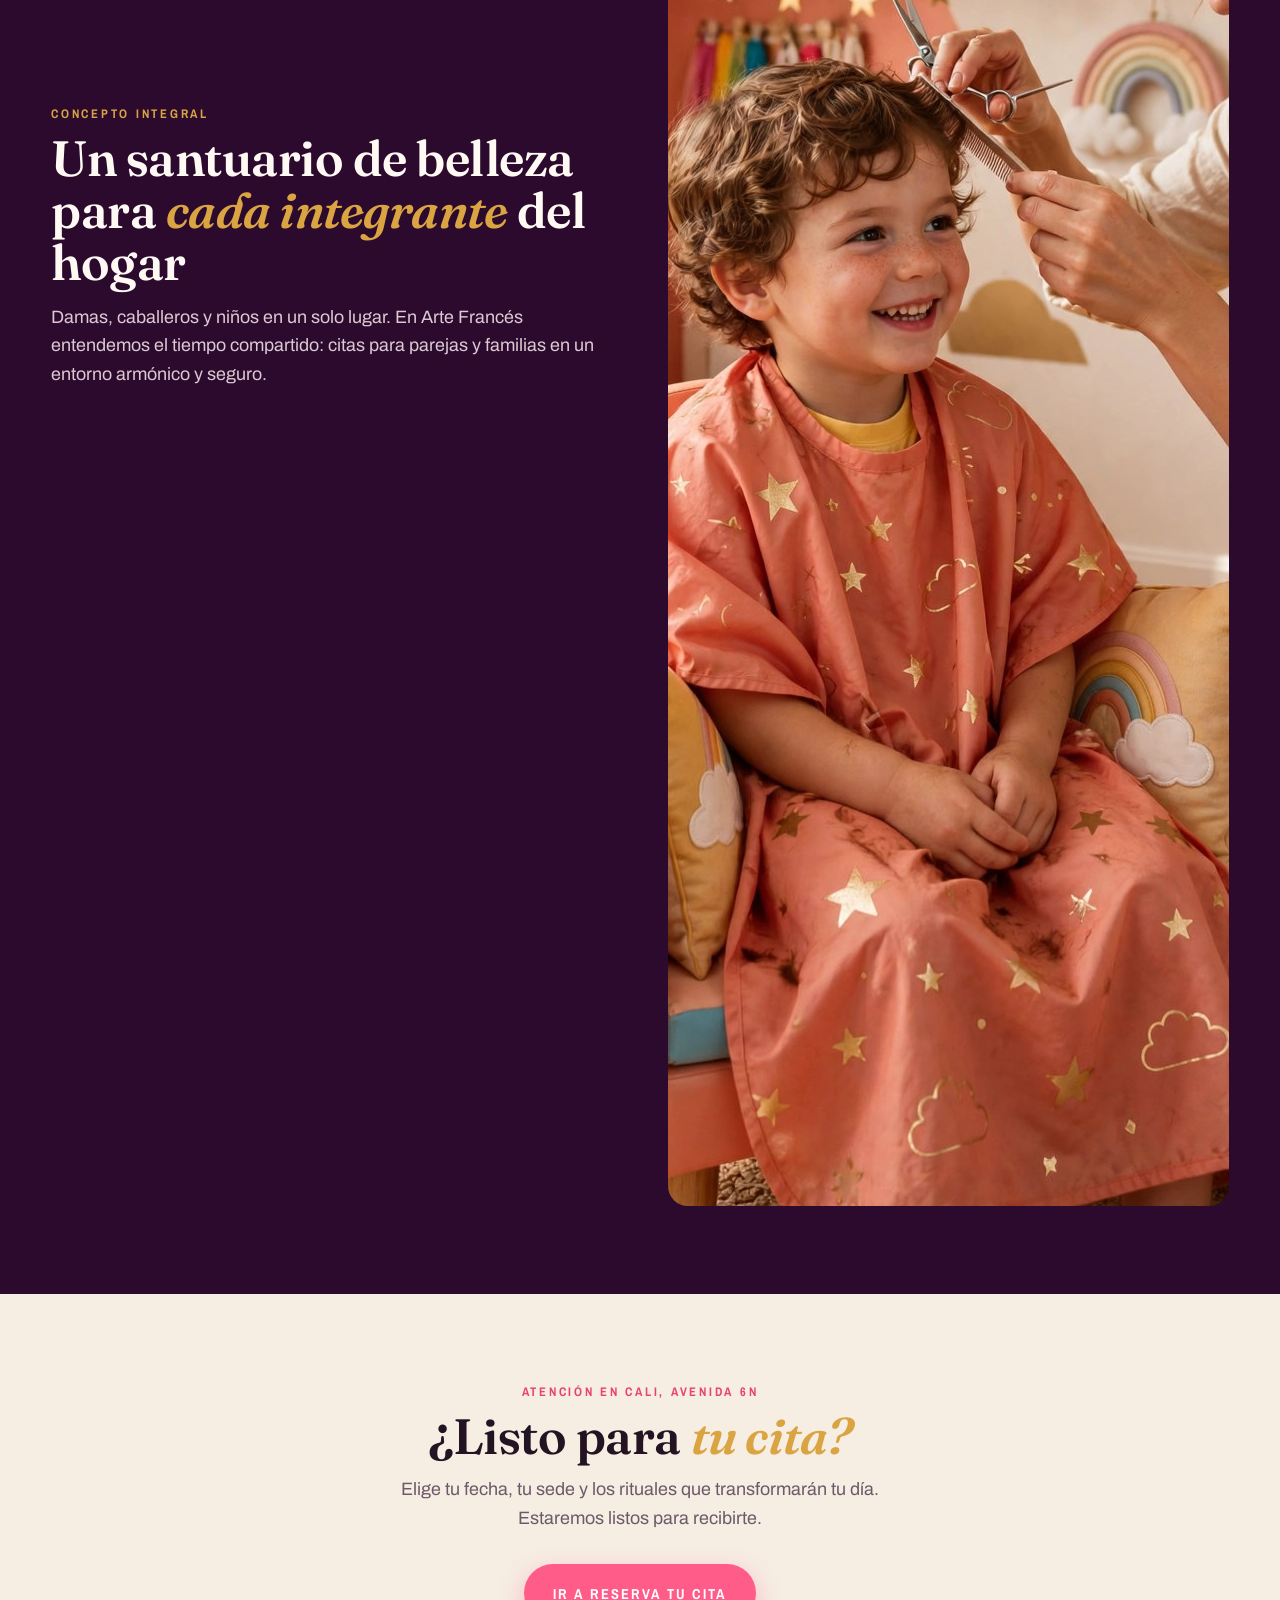
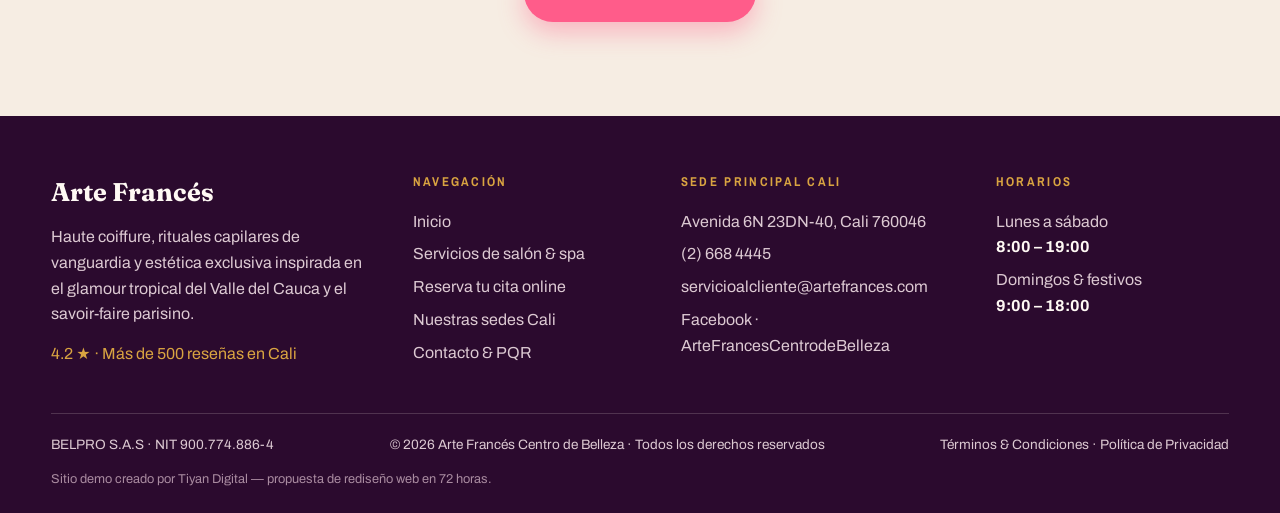
<file: servicios.html>
<!DOCTYPE html>
<html lang="es">
<head>
<meta charset="UTF-8">
<meta name="viewport" content="width=device-width, initial-scale=1.0">
<title>Servicios y Rituales de Autor — Arte Francés Centro de Belleza, Cali</title>
<meta name="description" content="El menú completo de Arte Francés Cali: peluquería, barbería, estética, manicure & pedicure y kids. Rituales de autor con precios y duraciones a confirmar con el salón.">
<link rel="stylesheet" href="style.css">
<link rel="icon" href="data:image/svg+xml,<svg xmlns='http://www.w3.org/2000/svg' viewBox='0 0 100 100'><circle cx='50' cy='50' r='48' fill='%232B0A2E'/><text x='50' y='66' font-size='44' text-anchor='middle' fill='%23D9A441' font-family='Georgia'>AF</text></svg>">
</head>
<body>
<div class="topbar"><div class="wrap"><span>Av. 6N 23DN-40, Cali · (2) 668 4445</span><span>Lun–Sáb 8:00–19:00 · Dom 9:00–18:00</span></div></div>
<header class="site-header"><div class="wrap header-inner">
  <a class="brand" href="index.html" aria-label="Arte Francés — Inicio"><span class="brand-mark">AF</span><span><span class="brand-name">Arte Francés</span><br><span class="brand-sub">Centro de Belleza · Cali</span></span></a>
  <nav class="main-nav" aria-label="Navegación principal">
    <a href="index.html">Inicio</a>
    <a href="servicios.html" class="active" aria-current="page">Servicios</a>
    <a href="reserva.html">Reserva tu cita</a>
    <a href="sedes.html">Sedes</a>
    <a href="contacto.html">Contacto</a>
  </nav>
  <a class="btn btn-coral header-cta" href="reserva.html">Reserva tu cita</a>
</div></header>

<main>
<section class="hero" style="padding-top:clamp(2.6rem,5vw,4rem)">
  <div class="wrap">
    <p class="eyebrow">Menú haute coiffure · Cali</p>
    <h1>Nuestros servicios<br>y <em>rituales de autor</em></h1>
    <p class="lead" style="margin-top:1rem">Tratamientos diseñados como experiencias de transformación y bienestar para damas, caballeros y niños. Savoir-faire francés fusionado con el magnetismo tropical del Valle.</p>
  </div>
</section>

<section>
  <div class="wrap">
    <div class="chips" role="group" aria-label="Filtrar servicios">
      <button class="chip active" type="button" data-filter="todos" aria-pressed="true">Todos</button>
      <button class="chip" type="button" data-filter="peluqueria" aria-pressed="false">Peluquería</button>
      <button class="chip" type="button" data-filter="barberia" aria-pressed="false">Barbería</button>
      <button class="chip" type="button" data-filter="estetica" aria-pressed="false">Estética</button>
      <button class="chip" type="button" data-filter="manicure" aria-pressed="false">Manicure &amp; Pedicure</button>
      <button class="chip" type="button" data-filter="kids" aria-pressed="false">Kids</button>
      <button class="chip" type="button" data-filter="familia" aria-pressed="false">Para toda la familia</button>
    </div>

    <!-- 01 PELUQUERÍA -->
    <div class="service-group reveal" data-group="peluqueria familia">
      <p class="group-label">Rituales magistrales</p>
      <h2><span class="num" style="font-size:2.6rem">01</span> Peluquería <em>Haute Coiffure</em></h2>
      <div class="ritual-grid" style="margin-top:1.4rem">
        <article class="ritual-card"><figure><img src="assets/img/corte.jpg" alt="Corte de autor en el salón" width="1280" height="1920" loading="lazy"><span class="ai-tag">Imagen de demostración — generada por IA</span></figure><div class="ritual-body"><p class="eyebrow">Ritual de autor</p><h3>El Corte Arte</h3><p>Diseño de corte personalizado y visagismo capilar. Escultura y proporción según tus facciones y textura.</p><div class="ritual-meta"><span>Duración: <b>a confirmar</b></span><span>Valor: <b>a confirmar con el salón</b></span></div><a class="btn btn-coral btn-block" style="margin-top:1.1rem" href="reserva.html?servicio=corte">Reservar →</a></div></article>
        <article class="ritual-card"><figure><img src="assets/img/color.jpg" alt="Color francés y balayage artesanal" width="1280" height="1920" loading="lazy"><span class="ai-tag">Imagen de demostración — generada por IA</span></figure><div class="ritual-body"><p class="eyebrow">Coloración exclusiva</p><h3>Color Francés</h3><p>Balayage artesanal, mechas difuminadas y técnicas de coloración francesa para un brillo multidimensional duradero.</p><div class="ritual-meta"><span>Duración: <b>a confirmar</b></span><span>Valor: <b>a confirmar con el salón</b></span></div><a class="btn btn-coral btn-block" style="margin-top:1.1rem" href="reserva.html?servicio=color">Reservar →</a></div></article>
        <article class="ritual-card"><figure><img src="assets/img/estetica.jpg" alt="Ritual de brillo: hidratación profunda del cabello" width="1280" height="1920" loading="lazy"><span class="ai-tag">Imagen de demostración — generada por IA</span></figure><div class="ritual-body"><p class="eyebrow">Terapia térmica</p><h3>Ritual de Brillo</h3><p>Hidratación profunda y sellado de cutícula con elíxires botánicos para recuperar sedosidad inmediata.</p><div class="ritual-meta"><span>Duración: <b>a confirmar</b></span><span>Valor: <b>a confirmar con el salón</b></span></div><a class="btn btn-coral btn-block" style="margin-top:1.1rem" href="reserva.html?servicio=piel">Reservar →</a></div></article>
      </div>
    </div>

    <!-- 02 BARBERÍA -->
    <div class="service-group reveal" data-group="barberia familia">
      <p class="group-label">Rituales para caballero</p>
      <h2><span class="num" style="font-size:2.6rem">02</span> Barbería &amp; <em>Grooming Masculino</em></h2>
      <div class="card-grid" style="margin-top:1.4rem">
        <article class="card"><p class="eyebrow">Clásico &amp; contemporáneo</p><h3>El Caballero</h3><p>Corte clásico o de vanguardia con visagismo masculino, lavado revitalizante y finalizado con cera mate de fijación natural.</p><div class="ritual-meta"><span>Duración: <b>a confirmar</b></span><span>Valor: <b>a confirmar con el salón</b></span></div><a class="btn btn-coral btn-block" style="margin-top:1.1rem" href="reserva.html?servicio=corte">Reservar este servicio</a></article>
        <article class="card"><p class="eyebrow">Afeitado tradicional</p><h3>Afeitado Clásico</h3><p>Toalla caliente aromatizada, aceites esenciales pre-afeitado y perfilado a navaja tradicional con masaje facial calmante.</p><div class="ritual-meta"><span>Duración: <b>a confirmar</b></span><span>Valor: <b>a confirmar con el salón</b></span></div><a class="btn btn-coral btn-block" style="margin-top:1.1rem" href="reserva.html?servicio=corte">Reservar este servicio</a></article>
      </div>
    </div>

    <!-- 03 ESTÉTICA -->
    <div class="service-group reveal" data-group="estetica familia">
      <p class="group-label">Cabina exclusiva</p>
      <h2><span class="num" style="font-size:2.6rem">03</span> Estética &amp; <em>Bienestar Corporal</em></h2>
      <div class="card-grid" style="margin-top:1.4rem">
        <article class="card"><p class="eyebrow">Facial avanzado</p><h3>Ritual de Piel</h3><p>Limpieza facial profunda, microexfoliación enzimática y velo nutritivo regenerador con activos de origen orgánico.</p><div class="ritual-meta"><span>Duración: <b>a confirmar</b></span><span>Valor: <b>a confirmar con el salón</b></span></div><a class="btn btn-coral btn-block" style="margin-top:1.1rem" href="reserva.html?servicio=piel">Reservar este servicio</a></article>
        <article class="card"><p class="eyebrow">Terapia spa</p><h3>Masaje Relajante</h3><p>Masaje antiestrés en una atmósfera de aromaterapia y música envolvente, para aliviar la tensión acumulada.</p><div class="ritual-meta"><span>Duración: <b>a confirmar</b></span><span>Valor: <b>a confirmar con el salón</b></span></div><a class="btn btn-coral btn-block" style="margin-top:1.1rem" href="reserva.html?servicio=piel">Reservar este servicio</a></article>
      </div>
    </div>

    <!-- 04 MANICURE -->
    <div class="service-group reveal" data-group="manicure familia">
      <p class="group-label">Cuidado de uñas &amp; manos</p>
      <h2><span class="num" style="font-size:2.6rem">04</span> Manicure &amp; <em>Pedicure Spa</em></h2>
      <div class="card-grid" style="margin-top:1.4rem">
        <article class="card"><p class="eyebrow">Spa de manos</p><h3>Manos Arte</h3><p>Exfoliación suave, limado anatómico de precisión, tratamiento nutritivo de cutícula, hidratación profunda y esmaltado de alta resistencia.</p><div class="ritual-meta"><span>Duración: <b>a confirmar</b></span><span>Valor: <b>a confirmar con el salón</b></span></div><a class="btn btn-coral btn-block" style="margin-top:1.1rem" href="reserva.html?servicio=manos">Reservar este servicio</a></article>
        <article class="card"><p class="eyebrow">Spa de pies</p><h3>Pedicure Spa</h3><p>Pedicure profunda con inmersión en sales minerales relajantes, exfoliación y masaje estimulante para tus pies.</p><div class="ritual-meta"><span>Duración: <b>a confirmar</b></span><span>Valor: <b>a confirmar con el salón</b></span></div><a class="btn btn-coral btn-block" style="margin-top:1.1rem" href="reserva.html?servicio=manos">Reservar este servicio</a></article>
      </div>
    </div>

    <!-- 05 KIDS -->
    <div class="service-group reveal" data-group="kids familia">
      <p class="group-label">Especial para pequeños</p>
      <h2><span class="num" style="font-size:2.6rem">05</span> Arte Francés <em>Kids</em></h2>
      <div class="card-grid" style="margin-top:1.4rem">
        <article class="card"><p class="eyebrow">Primer recuerdo</p><h3>Primer Corte</h3><p>Experiencia amorosa y paciente para bebés y niños pequeños, con trato lúdico y un recuerdo conmemorativo de su primer corte.</p><div class="ritual-meta"><span>Duración: <b>a confirmar</b></span><span>Valor: <b>a confirmar con el salón</b></span></div><a class="btn btn-coral btn-block" style="margin-top:1.1rem" href="reserva.html?servicio=corte">Reservar este servicio</a></article>
        <article class="card"><p class="eyebrow">Estilo &amp; diversión</p><h3>Corte Kids</h3><p>Cortes modernos y peinados divertidos con trenzas, texturas y productos hipoalergénicos pensados para el cuero cabelludo infantil.</p><div class="ritual-meta"><span>Duración: <b>a confirmar</b></span><span>Valor: <b>a confirmar con el salón</b></span></div><a class="btn btn-coral btn-block" style="margin-top:1.1rem" href="reserva.html?servicio=corte">Reservar este servicio</a></article>
      </div>
    </div>

    <div class="note-strip reveal"><b>Nota de servicio:</b> Precios y duraciones exactas a confirmar directamente con el salón al momento de tu contacto o cita. Esta demo muestra el formato del menú.</div>
  </div>
</section>

<!-- GIFT -->
<section style="padding-top:0">
  <div class="wrap">
    <div class="gift reveal">
      <div>
        <p class="eyebrow">El regalo perfecto</p>
        <h2>Regala <em>Arte Francés</em></h2>
        <p class="lead">Sorprende a quien quieras con un ritual de belleza: un corte de autor, un facial relajante o un día completo de spa. La tarjeta regalo se canjea en la sede principal de Avenida 6N.</p>
        <p style="margin-top:1rem"><a class="btn btn-plum" href="contacto.html">Consultar tarjetas regalo</a></p>
      </div>
      <figure><img src="assets/img/manicura.jpg" alt="Manicura spa: manos con esmaltado elegante" width="1280" height="1920" loading="lazy"><span class="ai-tag">Imagen de demostración — generada por IA</span></figure>
    </div>
  </div>
</section>

<!-- FAMILY BAND -->
<section class="band">
  <div class="wrap split">
    <div class="reveal">
      <p class="eyebrow">Concepto integral</p>
      <h2 style="margin:.5rem 0 .9rem">Un santuario de belleza para <em>cada integrante</em> del hogar</h2>
      <p class="lead">Damas, caballeros y niños en un solo lugar. En Arte Francés entendemos el tiempo compartido: citas para parejas y familias en un entorno armónico y seguro.</p>
    </div>
    <figure class="reveal"><img src="assets/img/kids.jpg" alt="Niño sonriendo durante su corte en la zona kids del salón" width="1280" height="1920" loading="lazy"><span class="ai-tag">Imagen de demostración — generada por IA</span></figure>
  </div>
</section>

<!-- CTA -->
<section class="cta-band">
  <div class="wrap reveal">
    <p class="eyebrow">Atención en Cali, Avenida 6N</p>
    <h2>¿Listo para <em>tu cita?</em></h2>
    <p class="lead" style="margin:0 auto 1.6rem">Elige tu fecha, tu sede y los rituales que transformarán tu día. Estaremos listos para recibirte.</p>
    <a class="btn btn-coral" href="reserva.html">Ir a reserva tu cita</a>
  </div>
</section>
</main>

<footer>
  <div class="wrap">
    <div class="footer-grid">
      <div><p class="footer-brand">Arte Francés</p><p style="margin-top:.7rem">Haute coiffure, rituales capilares de vanguardia y estética exclusiva inspirada en el glamour tropical del Valle del Cauca y el savoir-faire parisino.</p><p style="margin-top:.9rem;color:var(--gold)">4.2 ★ · Más de 500 reseñas en Cali</p></div>
      <div><h4>Navegación</h4><ul><li><a href="index.html">Inicio</a></li><li><a href="servicios.html">Servicios de salón &amp; spa</a></li><li><a href="reserva.html">Reserva tu cita online</a></li><li><a href="sedes.html">Nuestras sedes Cali</a></li><li><a href="contacto.html">Contacto &amp; PQR</a></li></ul></div>
      <div><h4>Sede principal Cali</h4><ul><li>Avenida 6N 23DN-40, Cali 760046</li><li><a href="tel:+5726684445">(2) 668 4445</a></li><li><a href="mailto:servicioalcliente@artefrances.com">servicioalcliente@artefrances.com</a></li><li><a href="https://www.facebook.com/ArteFrancesCentrodeBelleza" rel="noopener">Facebook · ArteFrancesCentrodeBelleza</a></li></ul></div>
      <div><h4>Horarios</h4><ul><li>Lunes a sábado<br><b style="color:var(--cream)">8:00 – 19:00</b></li><li>Domingos &amp; festivos<br><b style="color:var(--cream)">9:00 – 18:00</b></li></ul></div>
    </div>
    <div class="footer-bottom"><span>BELPRO S.A.S · NIT 900.774.886-4</span><span>© 2026 Arte Francés Centro de Belleza · Todos los derechos reservados</span><span><a href="contacto.html">Términos &amp; Condiciones</a> · <a href="contacto.html">Política de Privacidad</a></span></div>
    <p class="demo-credit">Sitio demo creado por Tiyan Digital — propuesta de rediseño web en 72 horas.</p>
  </div>
</footer>
<a class="btn btn-coral sticky-reserva" href="reserva.html">Reservar</a>
<script src="app.js"></script>
</body>
</html>
</file>
<file: style.css>
/* Arte Francés Centro de Belleza — Cali tropical glamour
   Palette: plum-black #2B0A2E · coral-rose #FF5C8A · gold #D9A441
   warm sand #F6EDE3 · blush #FFC9D6 · Flat colours, no gradients. */
@font-face{font-family:'Fraunces';font-style:normal;font-weight:400 700;font-display:swap;src:url('assets/fonts/Fraunces-normal.woff2') format('woff2')}
@font-face{font-family:'Fraunces';font-style:italic;font-weight:400 700;font-display:swap;src:url('assets/fonts/Fraunces-italic.woff2') format('woff2')}
@font-face{font-family:'Archivo';font-style:normal;font-weight:400 800;font-display:swap;src:url('assets/fonts/Archivo-normal.woff2') format('woff2')}
@font-face{font-family:'Archivo Narrow';font-style:normal;font-weight:500 700;font-display:swap;src:url('assets/fonts/ArchivoNarrow-normal.woff2') format('woff2')}

:root{
  --plum:#2B0A2E; --plum-2:#3d123f; --coral:#FF5C8A; --coral-dark:#E8436F;
  --gold:#D9A441; --sand:#F6EDE3; --blush:#FFC9D6; --blush-soft:#FFECEE;
  --cream:#FFF9F4; --ink:#241423; --muted:#6d5a68; --white:#fff;
  --serif:'Fraunces',Georgia,serif; --sans:'Archivo',system-ui,sans-serif;
  --label:'Archivo Narrow','Archivo',sans-serif;
  --radius:20px; --shadow:0 18px 40px rgba(43,10,46,.16);
}
*{margin:0;padding:0;box-sizing:border-box}
html{scroll-behavior:smooth}
body{font-family:var(--sans);color:var(--ink);background:var(--cream);line-height:1.6;overflow-x:hidden}
img{max-width:100%;display:block}
a{color:inherit;text-decoration:none}
ul{list-style:none}
::selection{background:var(--coral);color:#fff}

/* ---------- type helpers ---------- */
.eyebrow{font-family:var(--label);font-weight:700;letter-spacing:.22em;text-transform:uppercase;font-size:.78rem;color:var(--coral-dark)}
.eyebrow.gold{color:var(--gold)}
h1,h2,h3{font-family:var(--serif);font-weight:600;line-height:1.05;letter-spacing:-.01em}
h1{font-size:clamp(2.6rem,6.4vw,4.6rem)}
h2{font-size:clamp(2rem,4.4vw,3.1rem)}
h3{font-size:1.45rem}
h1 em,h2 em{font-style:italic;color:var(--gold)}
.lead{font-size:1.12rem;color:var(--muted);max-width:56ch}
.wrap{width:min(1180px,92%);margin:0 auto}
section{padding:clamp(3.2rem,7vw,5.5rem) 0}
.num{font-family:var(--serif);font-weight:700;color:var(--gold);font-size:4.4rem;line-height:1;opacity:.9}

/* ---------- buttons ---------- */
.btn{display:inline-flex;align-items:center;gap:.55rem;justify-content:center;font-family:var(--label);font-weight:700;letter-spacing:.14em;text-transform:uppercase;font-size:.9rem;padding:.95rem 1.7rem;border-radius:999px;border:2px solid transparent;cursor:pointer;transition:transform .25s ease,box-shadow .25s ease,background .25s ease;text-align:center}
.btn:hover{transform:translateY(-2px)}
.btn-coral{background:var(--coral);color:#fff;box-shadow:0 10px 26px rgba(255,92,138,.4)}
.btn-coral:hover{background:var(--coral-dark)}
.btn-plum{background:var(--plum);color:var(--cream)}
.btn-plum:hover{background:var(--plum-2)}
.btn-ghost{border-color:var(--plum);color:var(--plum);background:transparent}
.btn-ghost:hover{background:var(--plum);color:var(--cream)}
.btn-ghost-light{border-color:rgba(255,249,244,.7);color:var(--cream);background:transparent}
.btn-ghost-light:hover{background:rgba(255,249,244,.14)}
.btn-block{width:100%}

/* ---------- top bar + header ---------- */
.topbar{background:var(--plum);color:#e9d9c9;font-family:var(--label);font-size:.82rem;letter-spacing:.12em;text-transform:uppercase}
.topbar .wrap{display:flex;justify-content:space-between;gap:1rem;padding:.5rem 0;flex-wrap:wrap}
.topbar a:hover{color:var(--gold)}
.site-header{position:sticky;top:0;z-index:60;background:rgba(255,249,244,.96);backdrop-filter:blur(8px);border-bottom:1px solid #ead9cf}
.header-inner{display:flex;align-items:center;gap:1.4rem;padding:.7rem 0;flex-wrap:wrap}
.brand{display:flex;align-items:center;gap:.7rem;margin-right:auto}
.brand-mark{width:46px;height:46px;border-radius:50%;background:var(--plum);color:var(--gold);display:grid;place-items:center;font-family:var(--serif);font-weight:700;font-size:1.15rem;flex:none}
.brand-name{font-family:var(--serif);font-weight:700;font-size:1.3rem;line-height:1;color:var(--plum)}
.brand-sub{font-family:var(--label);font-size:.68rem;letter-spacing:.3em;color:var(--coral-dark);text-transform:uppercase}
.main-nav{display:flex;gap:1.5rem;flex-wrap:wrap}
.main-nav a{font-family:var(--label);font-weight:600;letter-spacing:.14em;font-size:.86rem;text-transform:uppercase;color:var(--plum);padding:.35rem 0;border-bottom:2px solid transparent}
.main-nav a:hover{color:var(--coral-dark)}
.main-nav a.active{color:var(--coral-dark);border-bottom-color:var(--coral)}

/* ---------- hero ---------- */
.hero{background:var(--plum);color:var(--cream);padding:clamp(3rem,6vw,5rem) 0;position:relative;overflow:hidden}
.hero-grid{display:grid;grid-template-columns:1.05fr .95fr;gap:clamp(2rem,5vw,4rem);align-items:center}
.hero .eyebrow{color:var(--gold)}
.hero h1{color:var(--cream)}
.hero .lead{color:#dcc9d2}
.hero-ctas{display:flex;gap:.9rem;flex-wrap:wrap;margin-top:1.8rem}
.hero-proof{display:flex;gap:2.2rem;flex-wrap:wrap;margin-top:2.4rem;padding-top:1.6rem;border-top:1px solid rgba(246,237,227,.22)}
.hero-proof b{font-family:var(--serif);font-size:1.7rem;color:var(--gold);display:block;line-height:1.1}
.hero-proof span{font-family:var(--label);font-size:.78rem;letter-spacing:.16em;text-transform:uppercase;color:#dcc9d2}
.hero-photo{position:relative}
.hero-photo img{border-radius:var(--radius);aspect-ratio:4/5;object-fit:cover;width:100%;box-shadow:var(--shadow)}
.hero-badge{position:absolute;left:-14px;bottom:26px;background:var(--coral);color:#fff;font-family:var(--label);font-weight:700;letter-spacing:.14em;text-transform:uppercase;font-size:.8rem;padding:.7rem 1.1rem;border-radius:999px;box-shadow:0 10px 24px rgba(0,0,0,.3)}
.ai-tag{position:absolute;top:12px;right:12px;background:rgba(43,10,46,.82);color:#f6ede3;font-size:.7rem;font-family:var(--label);letter-spacing:.08em;padding:.35rem .65rem;border-radius:999px}
figure{position:relative}
figure .ai-tag{position:absolute}

/* ---------- marquee ticker ---------- */
.ticker{background:var(--plum);border-top:1px solid rgba(217,164,65,.4);overflow:hidden;padding:.85rem 0}
.ticker-track{display:flex;gap:0;width:max-content;animation:tick 30s linear infinite;white-space:nowrap}
.ticker-track span{font-family:var(--label);font-weight:700;letter-spacing:.2em;text-transform:uppercase;font-size:.85rem;color:var(--gold);padding:0 1.4rem}
@keyframes tick{to{transform:translateX(-50%)}}

/* ---------- sections ---------- */
.section-head{max-width:720px;margin-bottom:2.6rem}
.section-head h2{margin:.5rem 0 .8rem}
.split{display:grid;grid-template-columns:1fr 1fr;gap:clamp(2rem,5vw,3.5rem);align-items:center}
.split img{border-radius:var(--radius);width:100%;aspect-ratio:4/3.4;object-fit:cover}
.value-row{display:flex;gap:.7rem;flex-wrap:wrap;margin-top:1.6rem}
.value-chip{font-family:var(--label);font-weight:700;letter-spacing:.14em;text-transform:uppercase;font-size:.78rem;border:1.5px solid var(--gold);color:var(--plum);border-radius:999px;padding:.5rem 1rem}
.card-grid{display:grid;grid-template-columns:repeat(auto-fit,minmax(240px,1fr));gap:1.4rem}
.card{background:#fff;border:1px solid #f0ddd2;border-radius:var(--radius);padding:1.7rem;transition:transform .3s ease,box-shadow .3s ease}
.card:hover{transform:translateY(-5px);box-shadow:var(--shadow)}
.card .num{font-size:3rem}
.card h3{margin:.6rem 0 .5rem}
.card p{color:var(--muted);font-size:.98rem}
.card .link-more{display:inline-block;margin-top:1rem;font-family:var(--label);font-weight:700;letter-spacing:.14em;text-transform:uppercase;font-size:.82rem;color:var(--coral-dark)}
.card .link-more:hover{color:var(--plum)}
.card img{border-radius:14px;width:100%;aspect-ratio:4/3;object-fit:cover;margin-bottom:1.1rem}

/* ritual cards (index) */
.ritual-grid{display:grid;grid-template-columns:repeat(auto-fit,minmax(280px,1fr));gap:1.5rem}
.ritual-card{background:#fff;border:1px solid #f0ddd2;border-radius:var(--radius);overflow:hidden;transition:transform .3s ease,box-shadow .3s ease}
.ritual-card:hover{transform:translateY(-5px);box-shadow:var(--shadow)}
.ritual-card .ritual-body{padding:1.5rem}
.ritual-card img{width:100%;aspect-ratio:4/3;object-fit:cover}
.ritual-meta{display:flex;gap:1rem;flex-wrap:wrap;margin-top:1rem;padding-top:1rem;border-top:1px solid #f0ddd2;font-family:var(--label);font-size:.8rem;letter-spacing:.1em;text-transform:uppercase;color:var(--muted)}
.ritual-meta b{color:var(--plum)}

/* plum band */
.band{background:var(--plum);color:var(--cream)}
.band h2{color:var(--cream)}
.band .lead{color:#dcc9d2}
.band .eyebrow{color:var(--gold)}

/* ---------- testimonials carousel ---------- */
.testi{background:var(--blush-soft)}
.carousel{position:relative;max-width:820px;margin:0 auto;text-align:center}
.carousel-viewport{overflow:hidden;border-radius:var(--radius)}
.carousel-track{display:flex;transition:transform .5s cubic-bezier(.16,1,.3,1)}
.testi-slide{flex:0 0 100%;background:#fff;border:1px solid #f0ddd2;border-radius:var(--radius);padding:clamp(2rem,5vw,3rem)}
.testi-slide blockquote{font-family:var(--serif);font-size:clamp(1.25rem,2.6vw,1.7rem);line-height:1.35;font-style:italic;color:var(--plum)}
.testi-slide .stars{color:var(--gold);letter-spacing:.2em;font-size:1.1rem;margin-bottom:.9rem}
.testi-slide .who{margin-top:1.4rem;font-family:var(--label);font-weight:700;letter-spacing:.16em;text-transform:uppercase;font-size:.85rem;color:var(--coral-dark)}
.testi-slide .who small{display:block;color:var(--muted);font-weight:500;letter-spacing:.1em;margin-top:.2rem}
.carousel-nav{display:flex;align-items:center;justify-content:center;gap:1.1rem;margin-top:1.4rem}
.carousel-btn{width:46px;height:46px;border-radius:50%;border:2px solid var(--plum);background:transparent;color:var(--plum);font-size:1.2rem;cursor:pointer;transition:background .25s,color .25s}
.carousel-btn:hover{background:var(--plum);color:var(--cream)}
.carousel-dots{display:flex;gap:.5rem}
.carousel-dots button{width:10px;height:10px;border-radius:50%;border:none;background:#d8b9c4;cursor:pointer;padding:0}
.carousel-dots button[aria-current="true"]{background:var(--coral);transform:scale(1.3)}
.testi-note{margin-top:1.2rem;font-size:.85rem;color:var(--muted);text-align:center}

/* ---------- filter chips ---------- */
.chips{display:flex;gap:.6rem;flex-wrap:wrap;margin:1.6rem 0 2.2rem}
.chip{font-family:var(--label);font-weight:700;letter-spacing:.12em;text-transform:uppercase;font-size:.82rem;padding:.65rem 1.25rem;border-radius:999px;border:2px solid var(--plum);background:transparent;color:var(--plum);cursor:pointer;transition:all .2s ease}
.chip:hover{border-color:var(--coral);color:var(--coral-dark)}
.chip.active{background:var(--coral);border-color:var(--coral);color:#fff;box-shadow:0 8px 20px rgba(255,92,138,.4)}
.service-group{margin-bottom:3rem}
.service-group h2{margin:.4rem 0 .4rem}
.service-group .group-label{font-family:var(--label);font-weight:700;letter-spacing:.2em;text-transform:uppercase;font-size:.78rem;color:var(--coral-dark)}
.service-group[hidden]{display:none}
.note-strip{background:var(--blush-soft);border:1px dashed var(--coral);border-radius:var(--radius);padding:1.2rem 1.5rem;font-size:.95rem;color:var(--plum)}
.note-strip b{color:var(--coral-dark)}

/* gift section */
.gift{background:var(--blush);border-radius:var(--radius);padding:clamp(2rem,5vw,3.2rem);display:grid;grid-template-columns:1.2fr .8fr;gap:2rem;align-items:center}
.gift h2{margin:.5rem 0 .8rem}
.gift img{border-radius:14px;width:100%;aspect-ratio:4/3;object-fit:cover}

/* ---------- booking ---------- */
.booking-layout{display:grid;grid-template-columns:1fr 340px;gap:2rem;align-items:start}
.stepper{display:flex;gap:.6rem;margin-bottom:2rem;flex-wrap:wrap}
.step{display:flex;align-items:center;gap:.6rem;font-family:var(--label);font-weight:700;letter-spacing:.1em;text-transform:uppercase;font-size:.78rem;color:var(--muted);padding:.5rem .9rem;border-radius:999px;border:1.5px solid #e5cfc2;background:#fff}
.step .step-dot{width:26px;height:26px;border-radius:50%;display:grid;place-items:center;background:#ead9cf;color:var(--plum);font-size:.8rem;flex:none}
.step.active{border-color:var(--plum);background:var(--plum);color:var(--cream)}
.step.active .step-dot{background:var(--coral);color:#fff}
.step.done{border-color:var(--gold);color:var(--plum)}
.step.done .step-dot{background:var(--gold);color:var(--plum)}
.step-panel{background:#fff;border:1px solid #f0ddd2;border-radius:var(--radius);padding:clamp(1.5rem,4vw,2.2rem)}
.step-panel[hidden]{display:none}
.step-panel h2{margin:.4rem 0 1.4rem}
.opt-grid{display:grid;grid-template-columns:repeat(auto-fit,minmax(230px,1fr));gap:1rem}
.opt-card{border:2px solid #ead9cf;border-radius:16px;padding:1.2rem;cursor:pointer;background:#fff;transition:border-color .2s,box-shadow .2s;text-align:left;width:100%;font-family:inherit}
.opt-card:hover{border-color:var(--coral)}
.opt-card.selected{border-color:var(--coral);box-shadow:0 0 0 3px rgba(255,92,138,.18);background:var(--blush-soft)}
.opt-card .opt-cat{font-family:var(--label);font-weight:700;letter-spacing:.16em;text-transform:uppercase;font-size:.72rem;color:var(--coral-dark)}
.opt-card h3{font-size:1.25rem;margin:.35rem 0 .4rem}
.opt-card p{font-size:.92rem;color:var(--muted)}
.opt-card .opt-price{margin-top:.8rem;font-family:var(--label);font-weight:700;letter-spacing:.1em;text-transform:uppercase;font-size:.8rem;color:var(--plum)}
.opt-card .opt-check{float:right;width:24px;height:24px;border-radius:50%;border:2px solid #d8b9c4;display:grid;place-items:center;color:transparent;font-size:.85rem}
.opt-card.selected .opt-check{background:var(--coral);border-color:var(--coral);color:#fff}
.date-chips{display:flex;gap:.6rem;flex-wrap:wrap;margin-bottom:1.6rem}
.date-chip{border:2px solid #ead9cf;background:#fff;border-radius:14px;padding:.7rem .9rem;cursor:pointer;text-align:center;min-width:74px;font-family:inherit;transition:all .2s}
.date-chip:hover{border-color:var(--coral)}
.date-chip.selected{border-color:var(--coral);background:var(--plum);color:var(--cream)}
.date-chip.selected small{color:var(--gold)}
.date-chip b{display:block;font-family:var(--label);letter-spacing:.08em;font-size:.95rem}
.date-chip small{font-size:.72rem;text-transform:uppercase;letter-spacing:.1em;color:var(--muted)}
.slot-group{margin-bottom:1.4rem}
.slot-group h4{font-family:var(--label);letter-spacing:.16em;text-transform:uppercase;font-size:.8rem;color:var(--muted);margin-bottom:.6rem}
.slot-row{display:flex;gap:.55rem;flex-wrap:wrap}
.slot{border:2px solid #ead9cf;background:#fff;border-radius:999px;padding:.55rem 1.1rem;cursor:pointer;font-family:var(--label);font-weight:600;font-size:.9rem;transition:all .2s}
.slot:hover{border-color:var(--coral)}
.slot.selected{background:var(--coral);border-color:var(--coral);color:#fff}
.slot:disabled{opacity:.35;cursor:not-allowed;text-decoration:line-through}
.step-actions{display:flex;gap:.8rem;margin-top:1.8rem;flex-wrap:wrap}
.summary{background:var(--plum);color:var(--cream);border-radius:var(--radius);padding:1.7rem;position:sticky;top:96px}
.summary h3{color:var(--cream);margin-bottom:1rem}
.summary-row{display:flex;justify-content:space-between;gap:1rem;padding:.6rem 0;border-bottom:1px solid rgba(246,237,227,.18);font-size:.95rem}
.summary-row span:first-child{font-family:var(--label);letter-spacing:.12em;text-transform:uppercase;font-size:.75rem;color:#dcc9d2;padding-top:.2rem}
.summary-row span:last-child{text-align:right;font-weight:600}
.summary .call-box{margin-top:1.3rem;background:rgba(255,92,138,.16);border:1px solid rgba(255,92,138,.4);border-radius:14px;padding:1rem}
.summary .call-box a{color:#fff;font-weight:700}
.confirm-box{text-align:center;padding:1rem 0}
.confirm-code{font-family:var(--label);font-size:1.6rem;font-weight:700;letter-spacing:.18em;color:var(--plum);background:var(--sand);border:2px dashed var(--gold);border-radius:14px;padding:.9rem;margin:1.2rem auto;max-width:340px}
.confirm-summary{text-align:left;max-width:480px;margin:1.4rem auto;background:var(--sand);border-radius:14px;padding:1.3rem}
.confirm-summary .summary-row{border-color:#e2cdbd;color:var(--ink)}
.confirm-summary .summary-row span:first-child{color:var(--muted)}
.big-check{width:74px;height:74px;border-radius:50%;background:var(--coral);color:#fff;font-size:2.2rem;display:grid;place-items:center;margin:0 auto 1.2rem}

/* ---------- forms ---------- */
.field{margin-bottom:1.1rem}
.field label{display:block;font-family:var(--label);font-weight:700;letter-spacing:.14em;text-transform:uppercase;font-size:.78rem;color:var(--plum);margin-bottom:.4rem}
.field input,.field select,.field textarea{width:100%;border:2px solid #e5cfc2;border-radius:12px;padding:.85rem 1rem;font-family:var(--sans);font-size:1rem;color:var(--ink);background:#fff}
.field input:focus,.field select:focus,.field textarea:focus{outline:none;border-color:var(--coral)}
.field .error-msg{display:none;color:#b3123f;font-size:.85rem;margin-top:.35rem}
.field.invalid input,.field.invalid select,.field.invalid textarea{border-color:#b3123f}
.field.invalid .error-msg{display:block}
.form-error{color:#b3123f;background:#fdeef1;border:1px solid #f3b8c6;border-radius:12px;padding:.8rem 1rem;margin-bottom:1rem;display:none}
.form-error.show{display:block}
.gracias{text-align:center;padding:2.5rem 1rem}
.gracias h3{margin-bottom:.6rem}
.check-row{display:flex;gap:.6rem;align-items:flex-start;font-size:.92rem;color:var(--muted)}
.check-row input{width:18px;height:18px;margin-top:.2rem;flex:none}

/* ---------- sedes / contacto ---------- */
.sede-card{background:#fff;border:1px solid #f0ddd2;border-radius:var(--radius);padding:clamp(1.6rem,4vw,2.4rem)}
.sede-card h2{margin:.4rem 0 .8rem}
.sede-meta{display:grid;grid-template-columns:repeat(auto-fit,minmax(200px,1fr));gap:1.2rem;margin:1.4rem 0}
.sede-meta b{font-family:var(--label);letter-spacing:.14em;text-transform:uppercase;font-size:.75rem;color:var(--coral-dark);display:block;margin-bottom:.25rem}
.placeholder-card{background:var(--blush-soft);border:2px dashed var(--coral);border-radius:var(--radius);padding:1.8rem}
.placeholder-card h3{margin:.4rem 0 .6rem}
.hours-table{width:100%;border-collapse:collapse}
.hours-table td{padding:.7rem 0;border-bottom:1px solid #f0ddd2}
.hours-table td:last-child{text-align:right;font-weight:600}
.contact-cards{display:grid;grid-template-columns:repeat(auto-fit,minmax(250px,1fr));gap:1.4rem;margin-bottom:2.5rem}
.contact-card{background:#fff;border:1px solid #f0ddd2;border-radius:var(--radius);padding:1.6rem}
.contact-card .num{font-size:2.2rem}
.contact-card h3{margin:.5rem 0 .4rem}
.contact-card a{color:var(--coral-dark);font-weight:600;word-break:break-word}
.contact-layout{display:grid;grid-template-columns:1.2fr .8fr;gap:2rem;align-items:start}
.side-panel{background:var(--plum);color:var(--cream);border-radius:var(--radius);padding:1.8rem}
.side-panel h3{color:var(--cream);margin-bottom:1rem}
.side-panel .hours-table td{border-color:rgba(246,237,227,.18);color:#e9d9c9}
.side-panel .hours-table td:last-child{color:var(--cream)}
.tips-grid{display:grid;grid-template-columns:repeat(auto-fit,minmax(250px,1fr));gap:1.4rem}
.tip-card{background:#fff;border:1px solid #f0ddd2;border-radius:var(--radius);padding:1.6rem;display:flex;flex-direction:column}
.tip-card .tip-cat{font-family:var(--label);font-weight:700;letter-spacing:.16em;text-transform:uppercase;font-size:.72rem;color:var(--coral-dark)}
.tip-card h3{font-size:1.25rem;margin:.5rem 0;flex:1}
.tip-card .tip-read{font-size:.82rem;color:var(--muted);font-family:var(--label);letter-spacing:.1em;text-transform:uppercase}
.map-card{background:var(--sand);border-radius:var(--radius);padding:clamp(1.6rem,4vw,2.4rem);display:grid;grid-template-columns:1.2fr .8fr;gap:2rem;align-items:center}
.map-card img{border-radius:14px;width:100%;aspect-ratio:16/10;object-fit:cover}

/* ---------- CTA band / footer ---------- */
.cta-band{background:var(--sand);text-align:center}
.cta-band h2{margin:.5rem 0 .8rem}
.cta-band .btn{margin:.4rem}
footer{background:var(--plum);color:#dcc9d2;padding:3.5rem 0 1.5rem}
.footer-grid{display:grid;grid-template-columns:1.4fr 1fr 1.2fr 1fr;gap:2.2rem;margin-bottom:2.5rem}
footer h4{font-family:var(--label);letter-spacing:.18em;text-transform:uppercase;font-size:.8rem;color:var(--gold);margin-bottom:1rem}
footer a:hover{color:var(--gold)}
footer li{margin-bottom:.45rem}
.footer-brand{font-family:var(--serif);font-size:1.6rem;color:var(--cream);font-weight:700}
.footer-bottom{border-top:1px solid rgba(246,237,227,.18);padding-top:1.3rem;display:flex;justify-content:space-between;gap:1rem;flex-wrap:wrap;font-size:.85rem}
.demo-credit{font-size:.8rem;color:#a98ba0;margin-top:.8rem}

/* ---------- sticky mobile reservar ---------- */
.sticky-reserva{display:none;position:fixed;left:16px;right:16px;bottom:16px;z-index:70;box-shadow:0 14px 34px rgba(255,92,138,.5)}

/* ---------- reveal on scroll ---------- */
.reveal{opacity:0;transform:translateY(22px);transition:opacity .7s ease,transform .7s cubic-bezier(.16,1,.3,1)}
.reveal.in{opacity:1;transform:none}
@media (prefers-reduced-motion:reduce){.reveal{opacity:1;transform:none}.ticker-track{animation:none}}

/* ---------- responsive ---------- */
@media (max-width:960px){
  .hero-grid,.split,.gift,.contact-layout,.map-card{grid-template-columns:1fr}
  .booking-layout{grid-template-columns:1fr}
  .summary{position:static}
  .footer-grid{grid-template-columns:1fr 1fr}
  .hero-photo img{aspect-ratio:4/3.2}
}
@media (max-width:720px){
  .header-inner{gap:.7rem}
  .brand{flex:1 1 100%}
  .main-nav{order:3;flex:1 1 100%;gap:.7rem;flex-wrap:wrap;padding-bottom:.2rem}
  .main-nav a{white-space:nowrap;font-size:.78rem}
  .header-cta{flex:1 1 auto}
  .header-cta .btn{width:100%;padding:.8rem 1rem;font-size:.82rem}
  .topbar .wrap{justify-content:center;text-align:center}
  .sticky-reserva{display:inline-flex}
  body{padding-bottom:0}
  .footer-grid{grid-template-columns:1fr}
  .hero-badge{left:10px}
  .step{font-size:.7rem;padding:.45rem .7rem}
}
</file>
